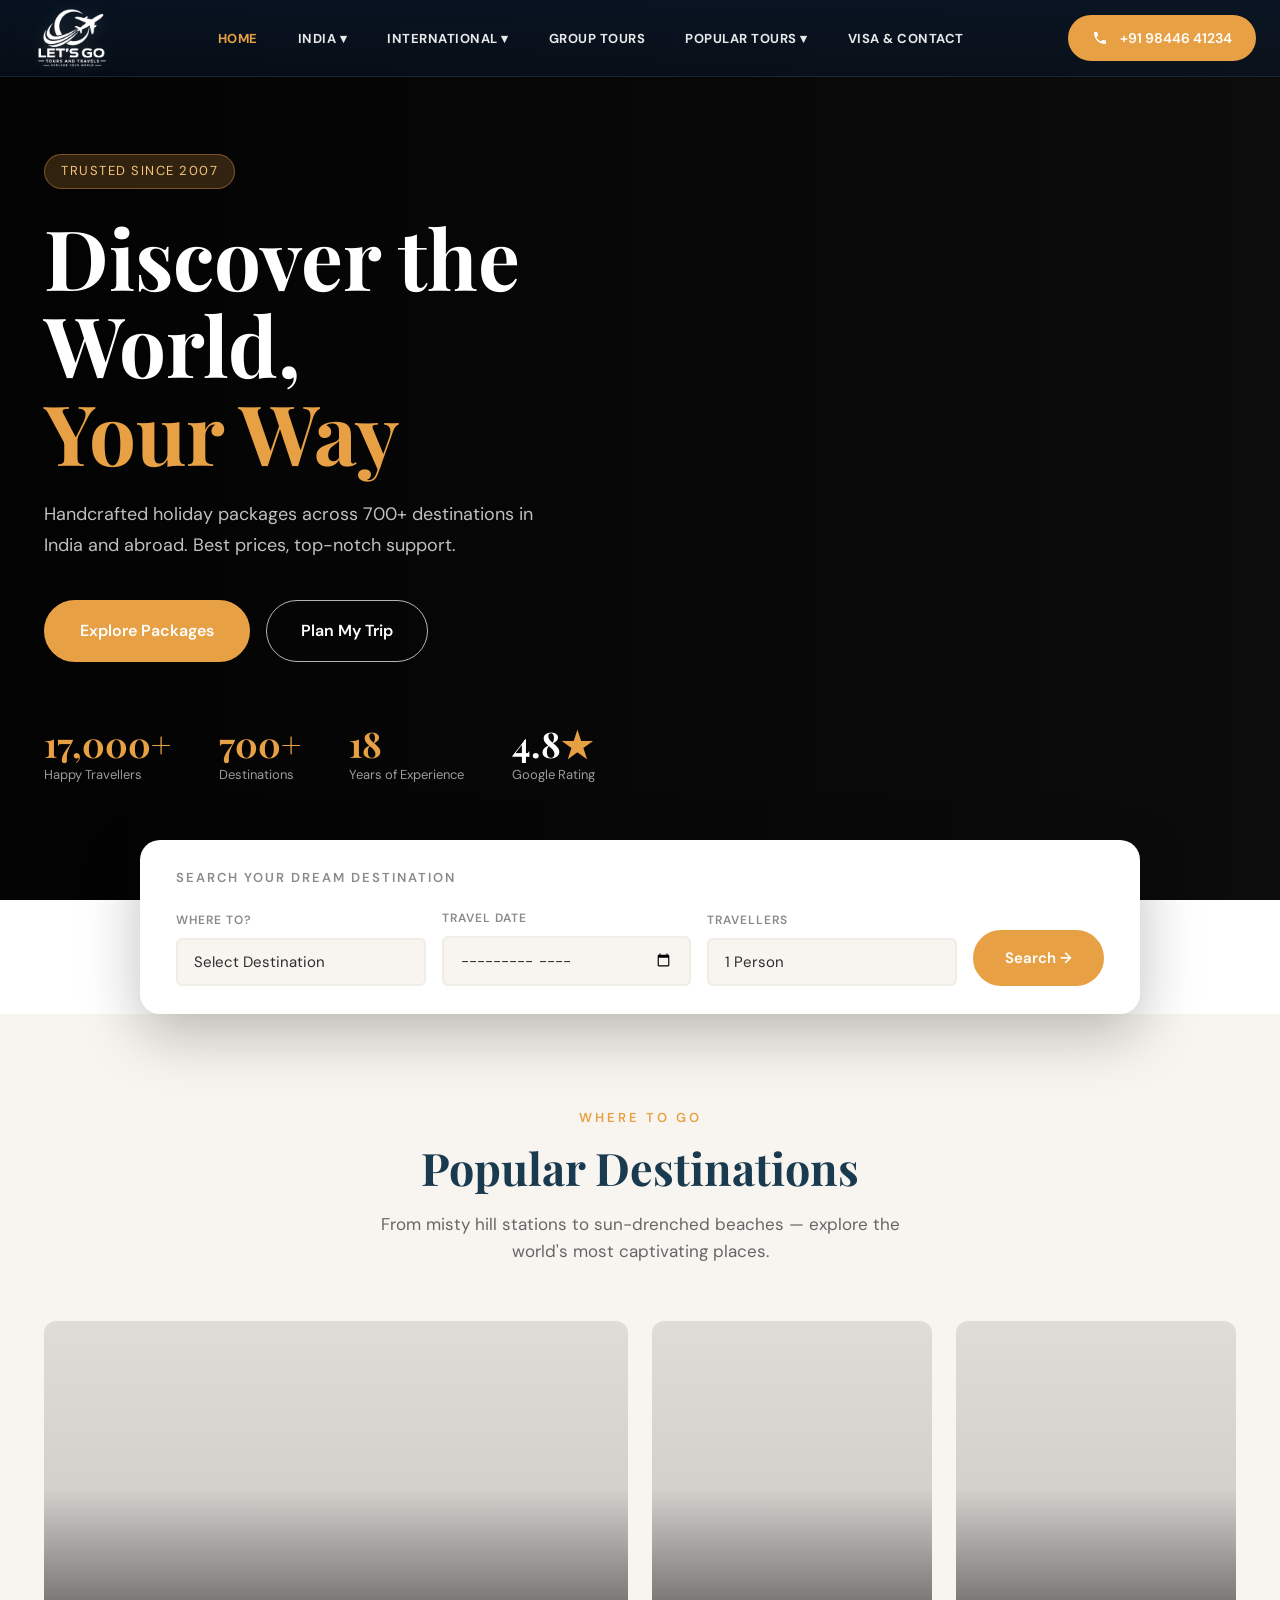
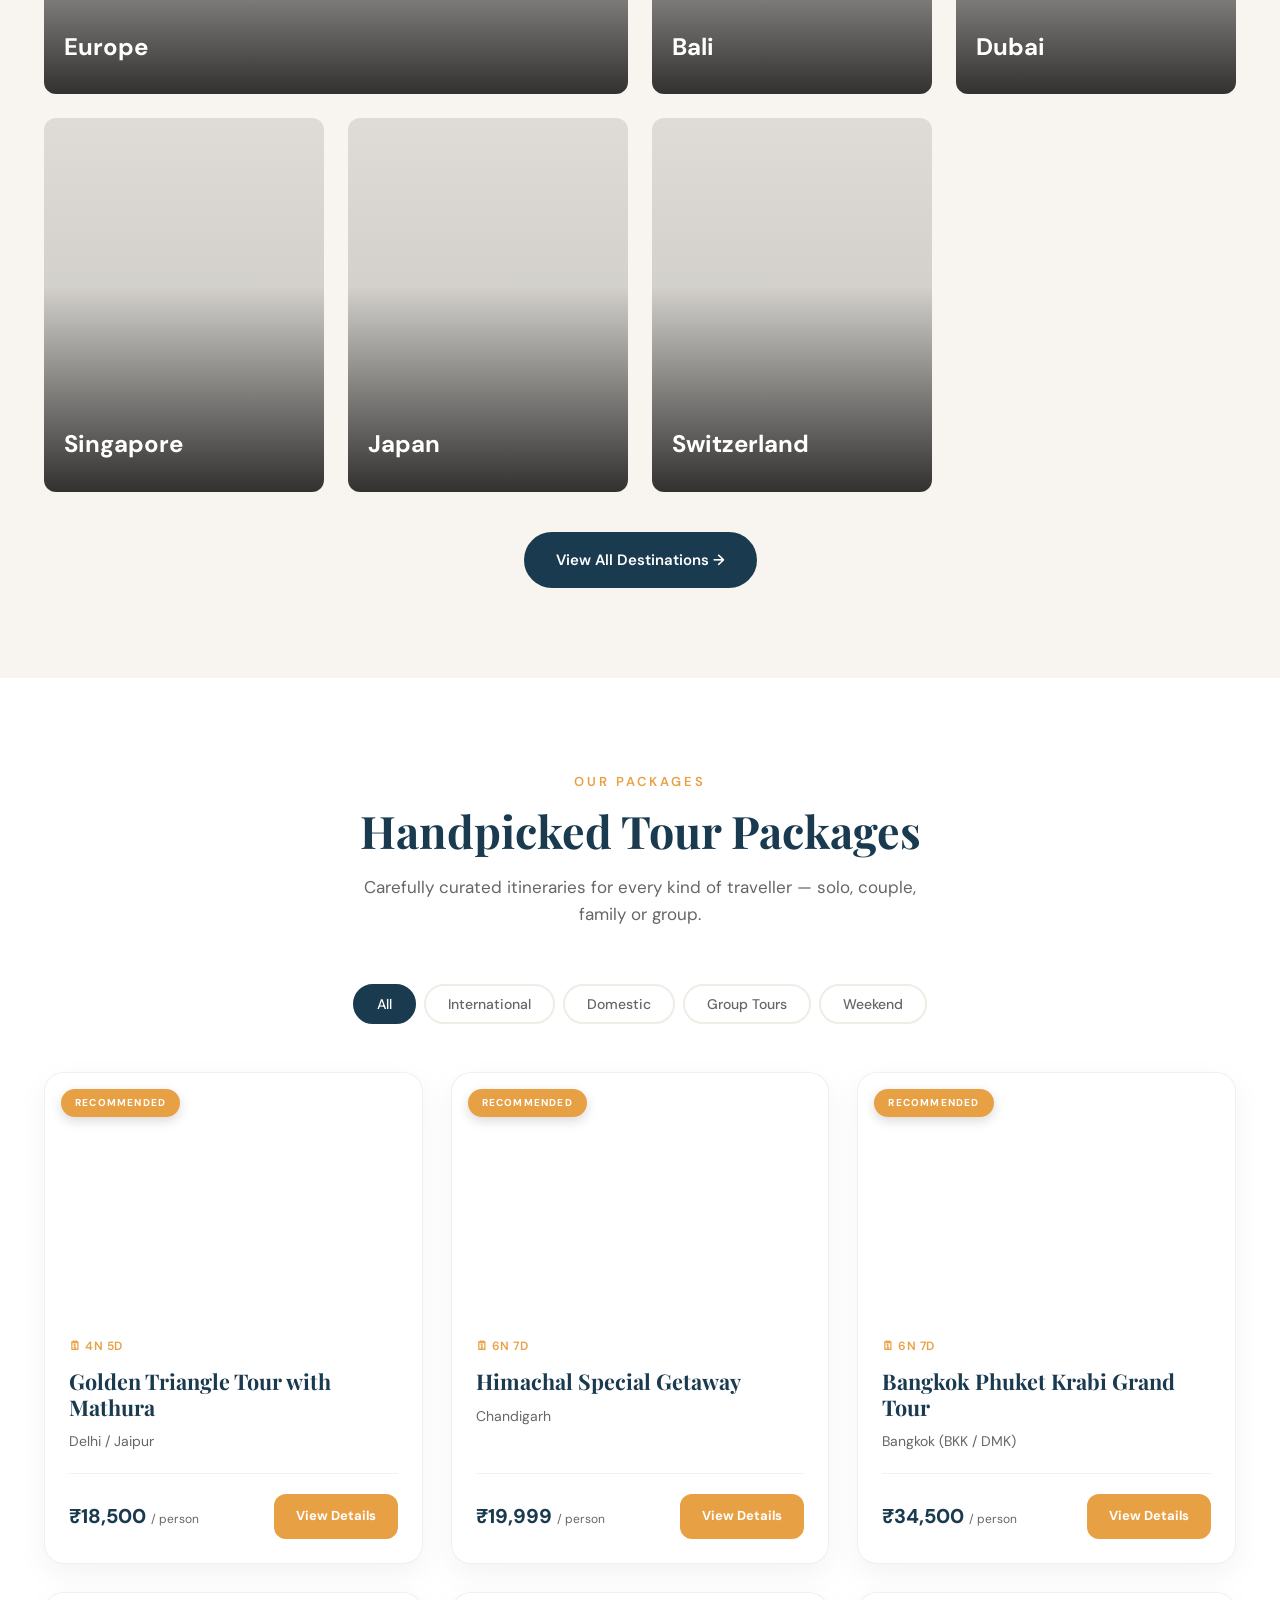
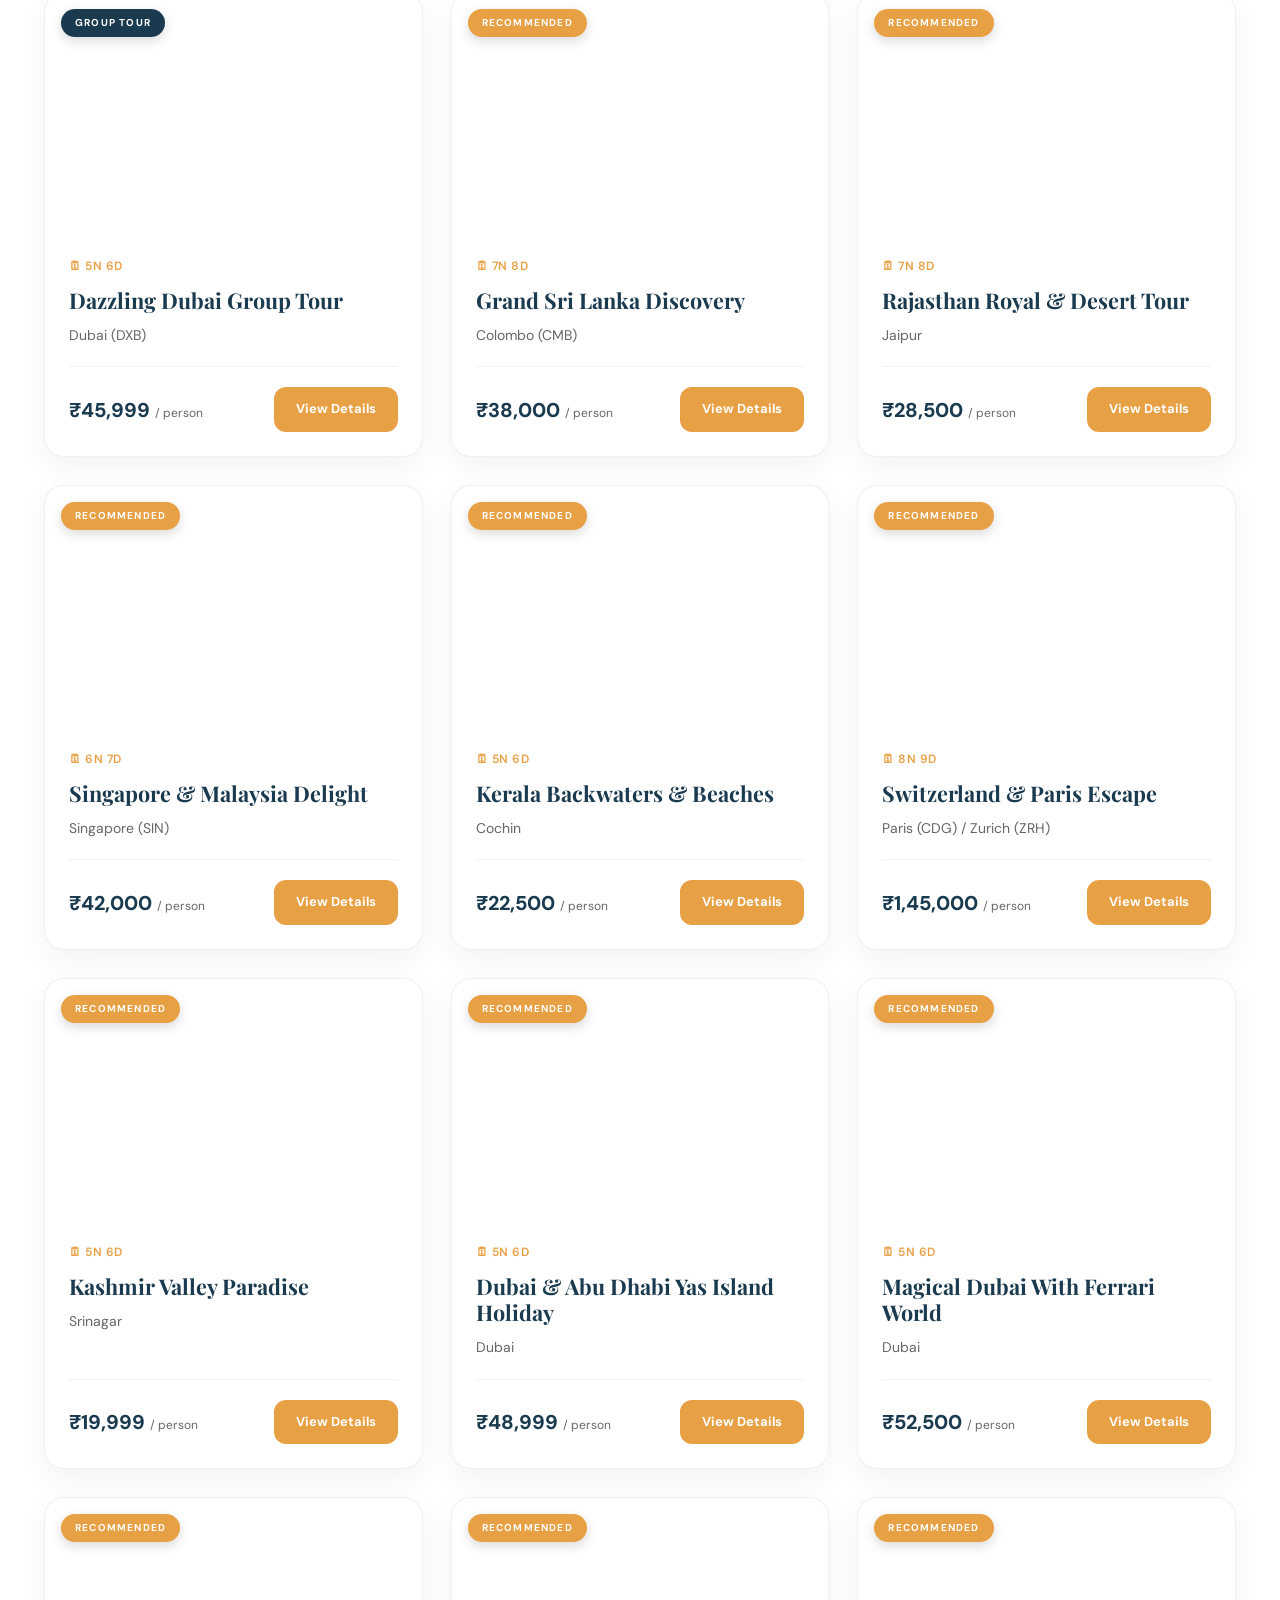
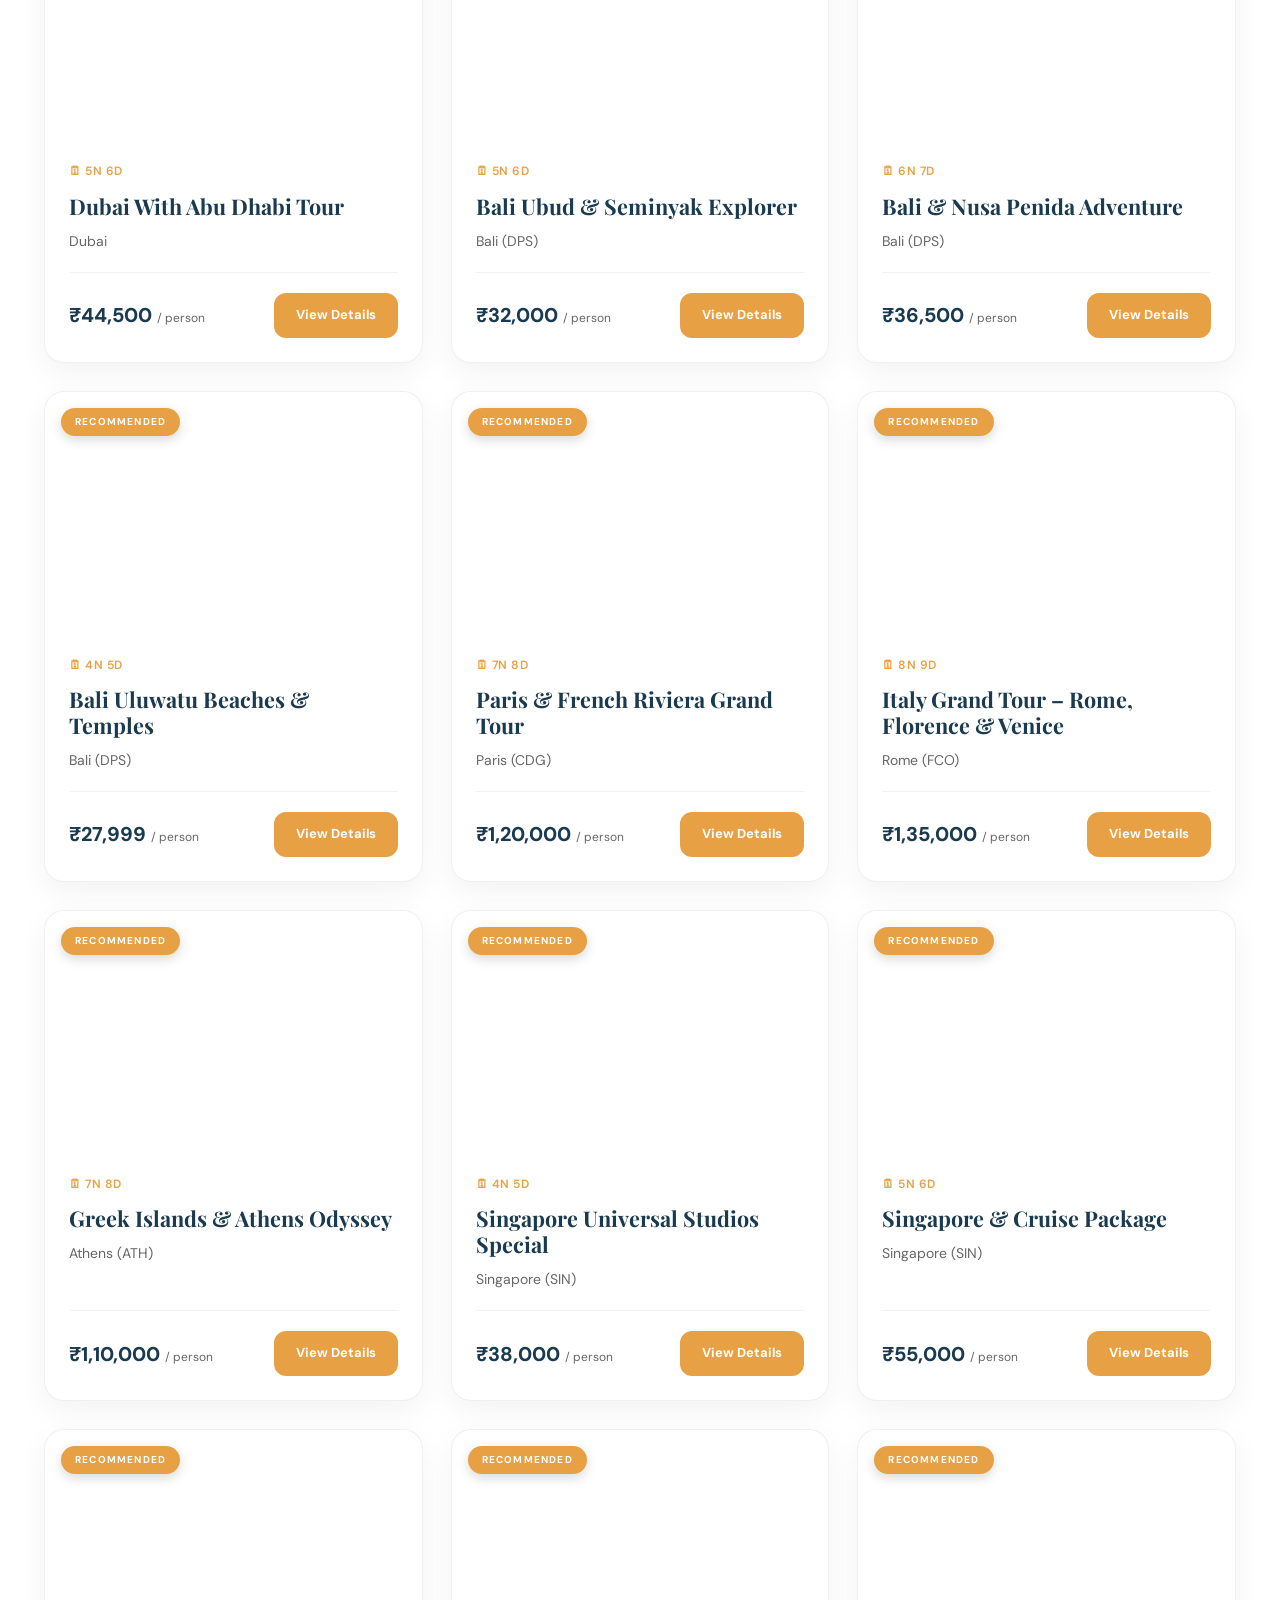
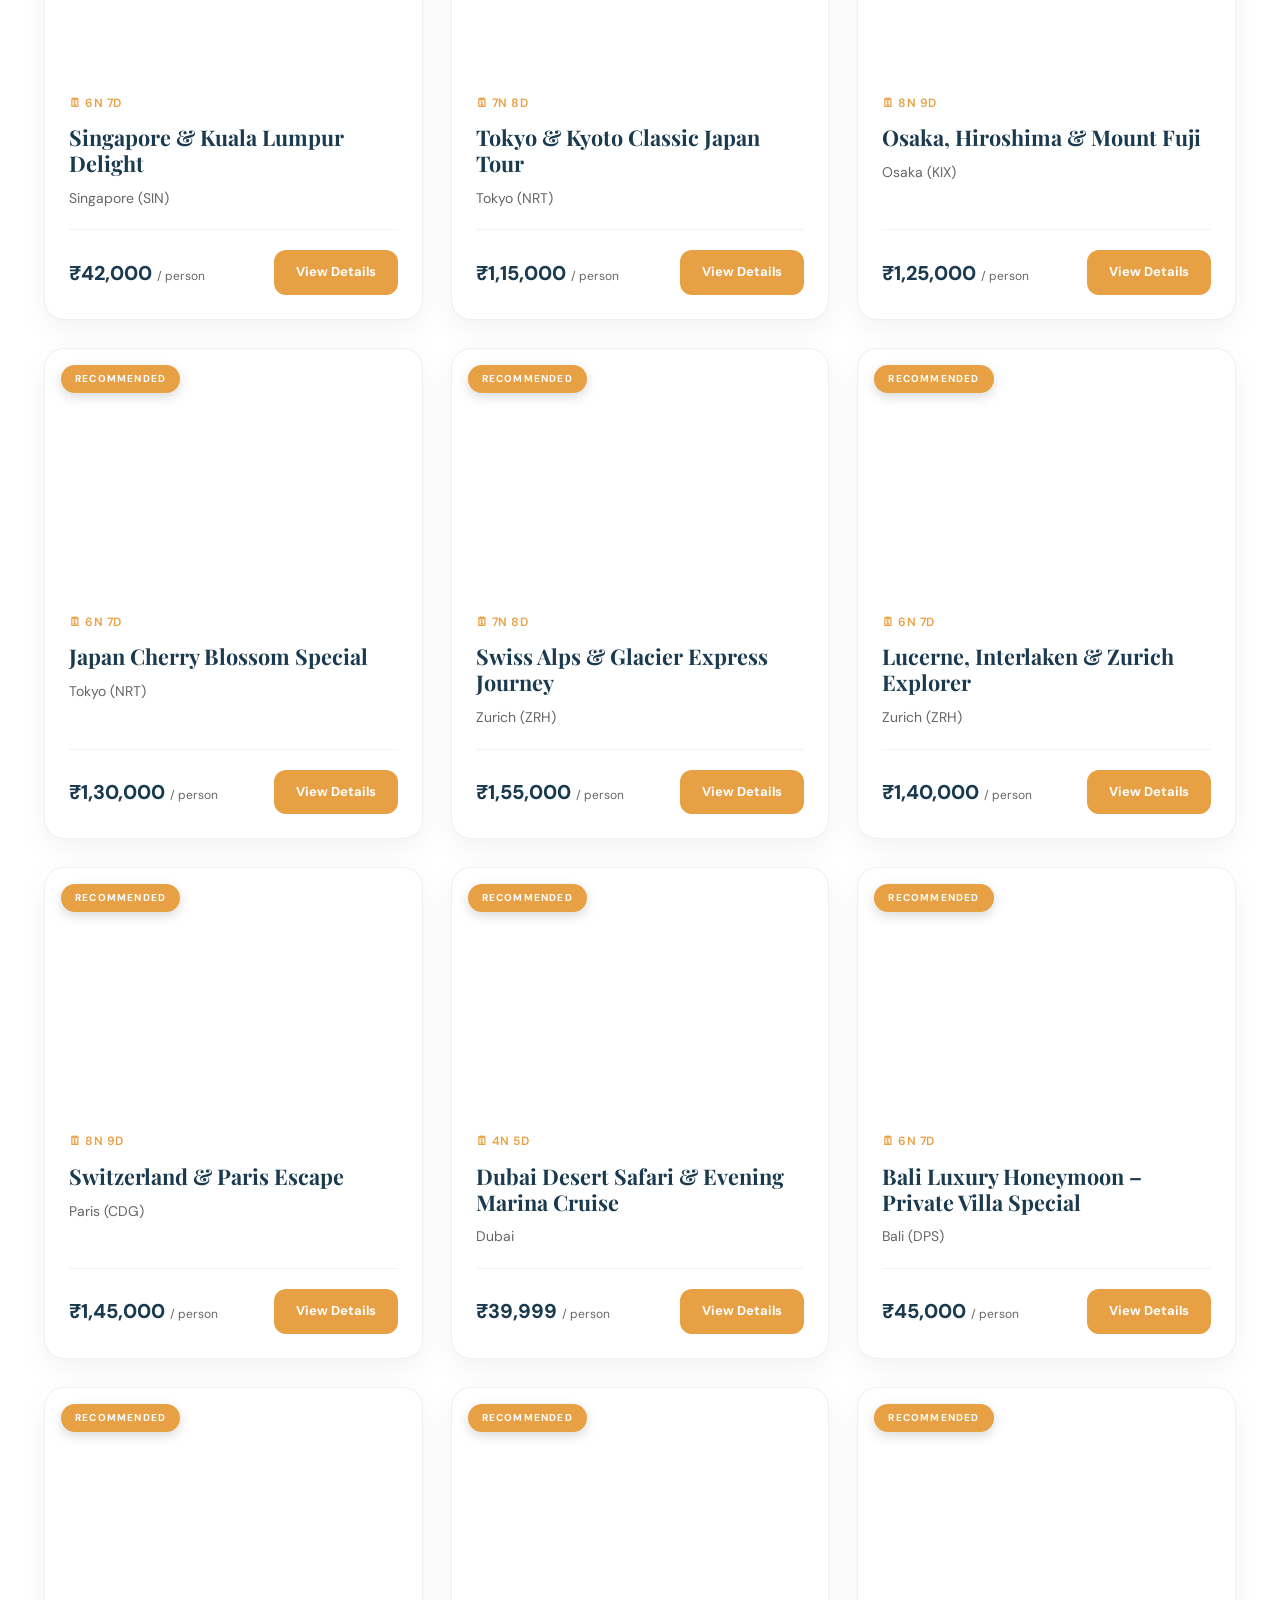
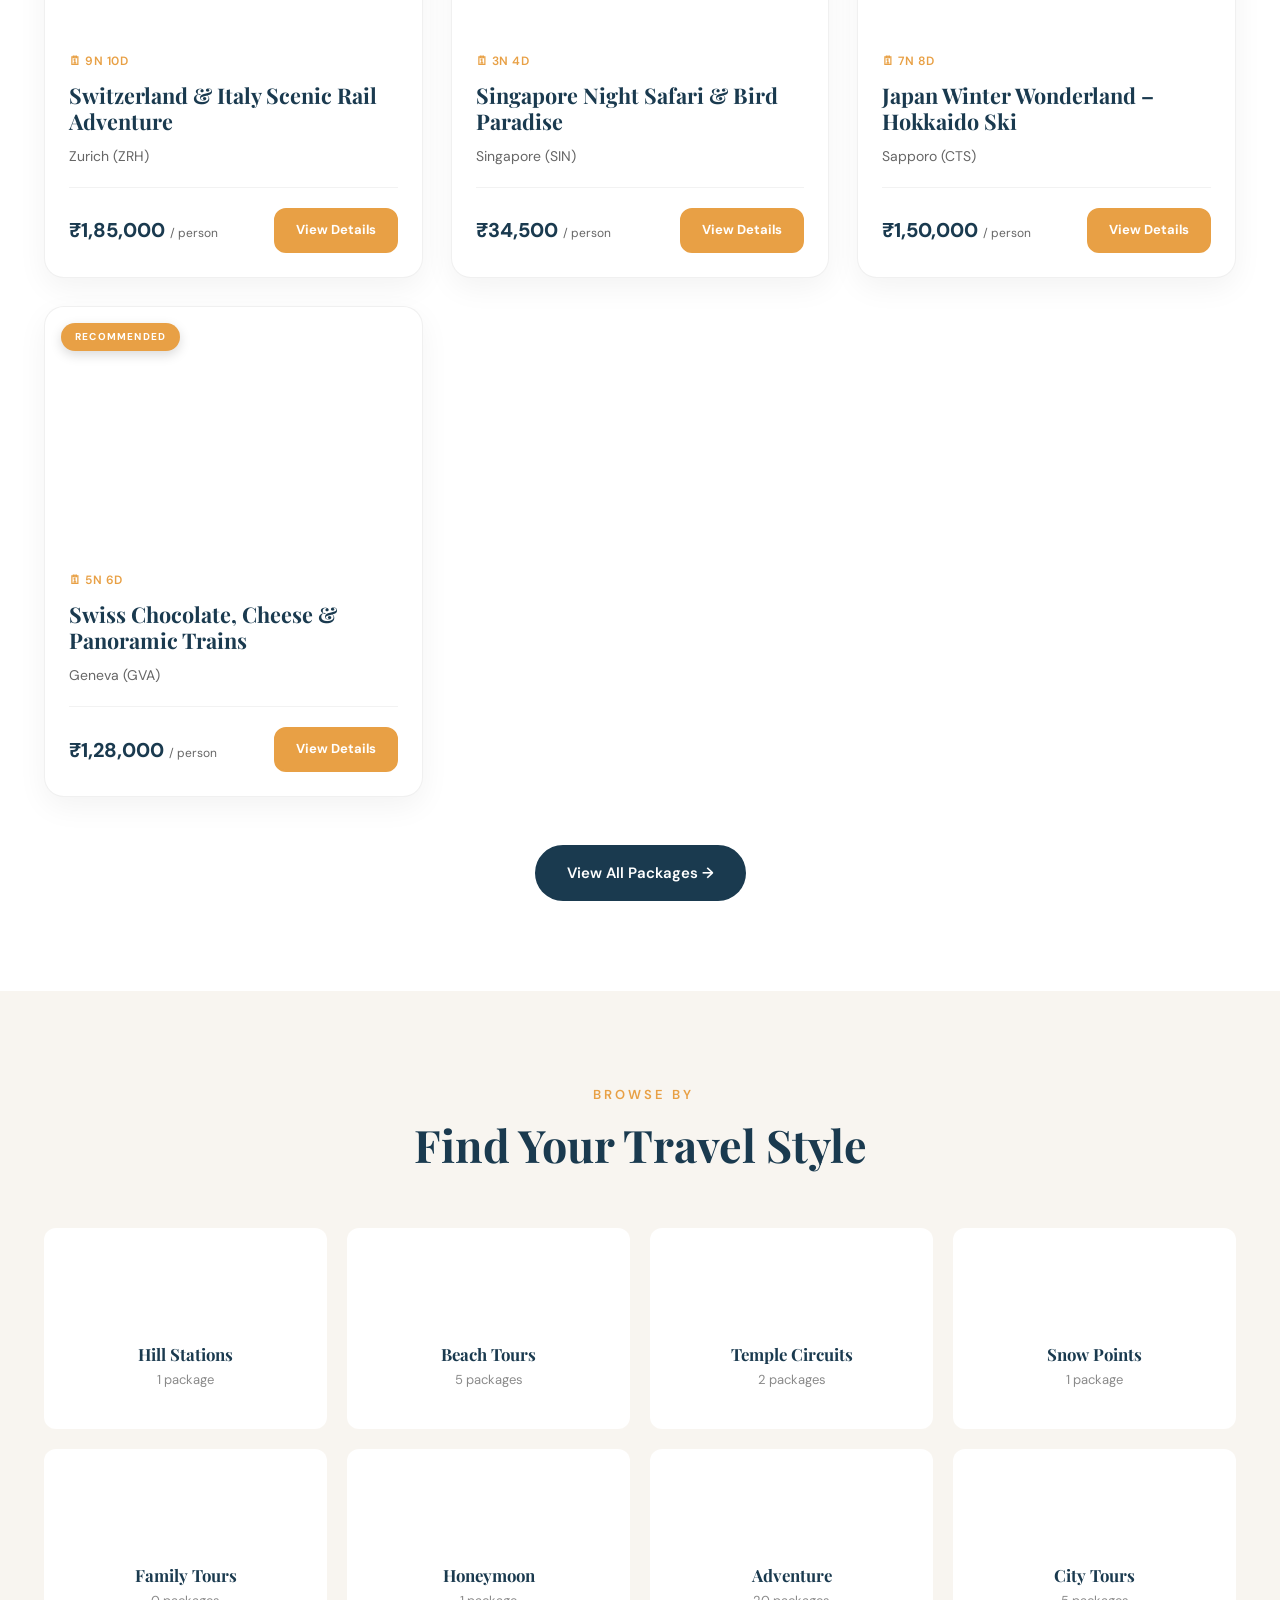
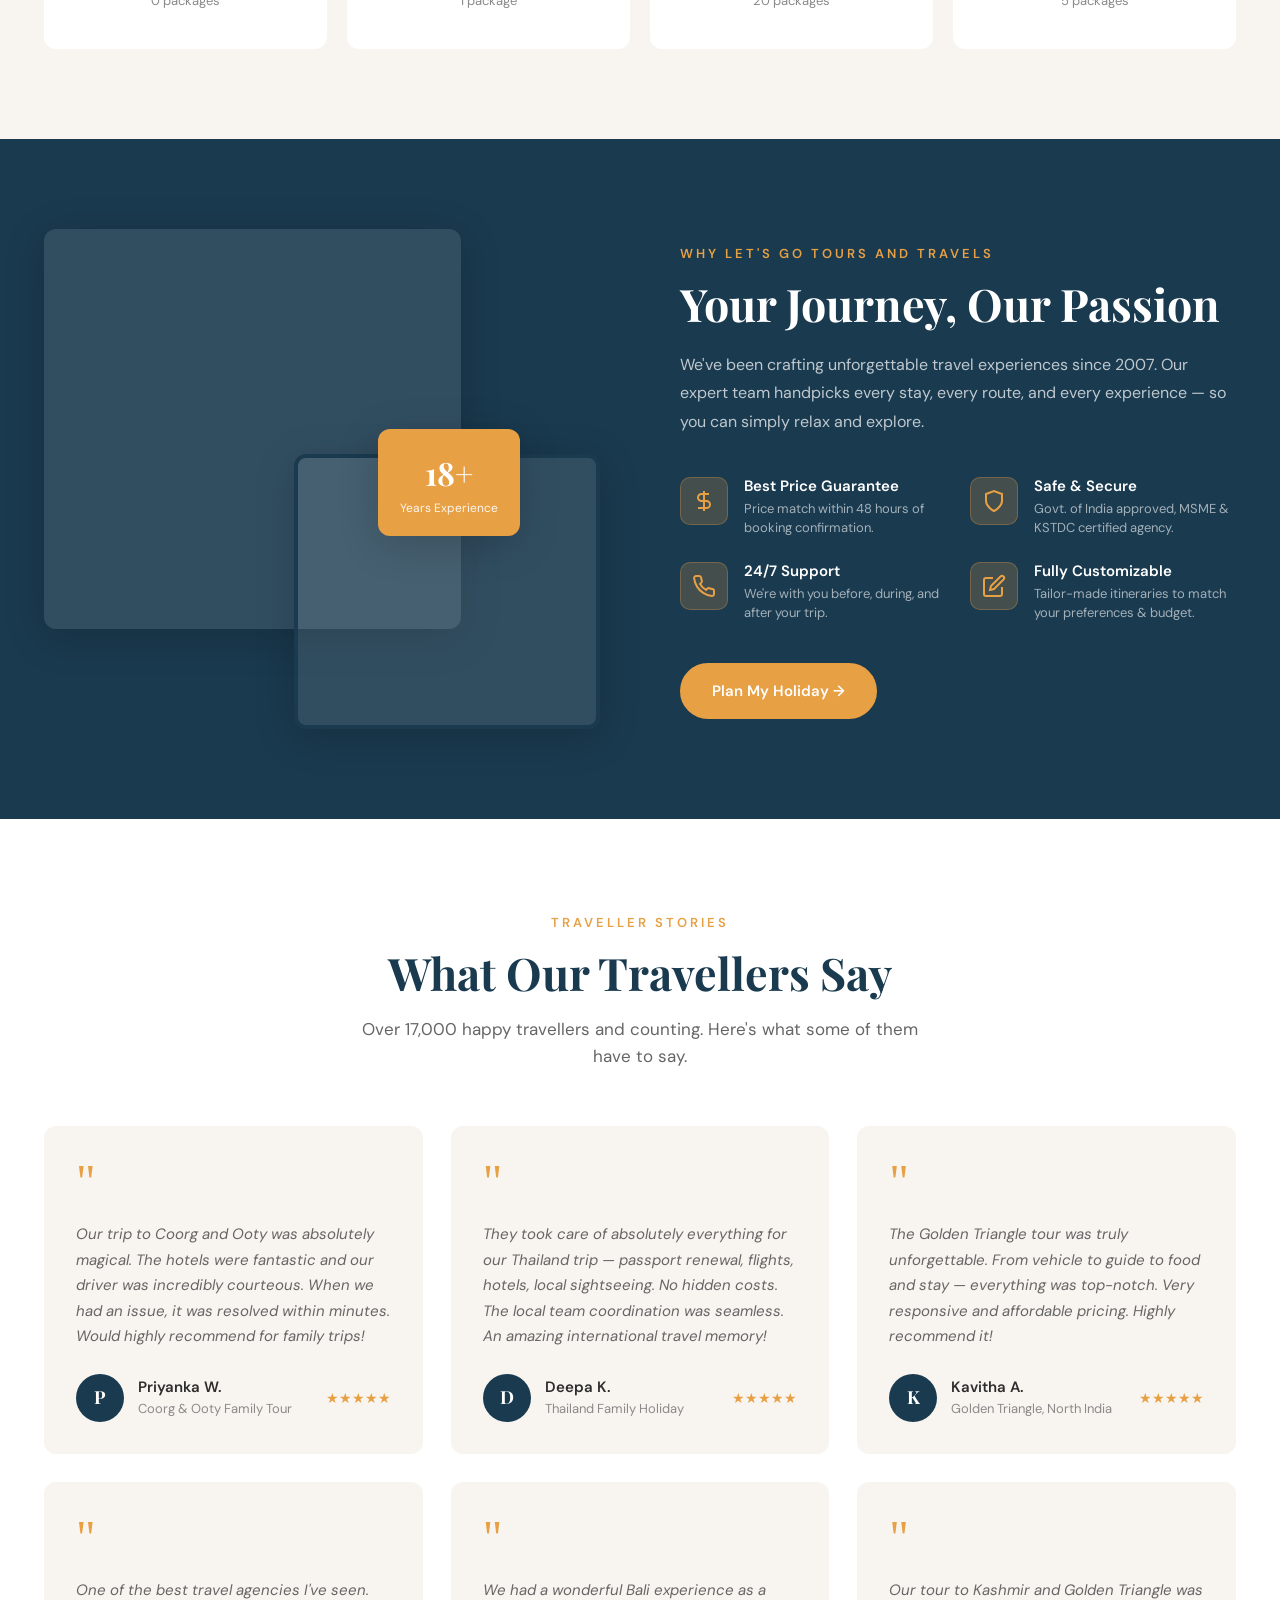
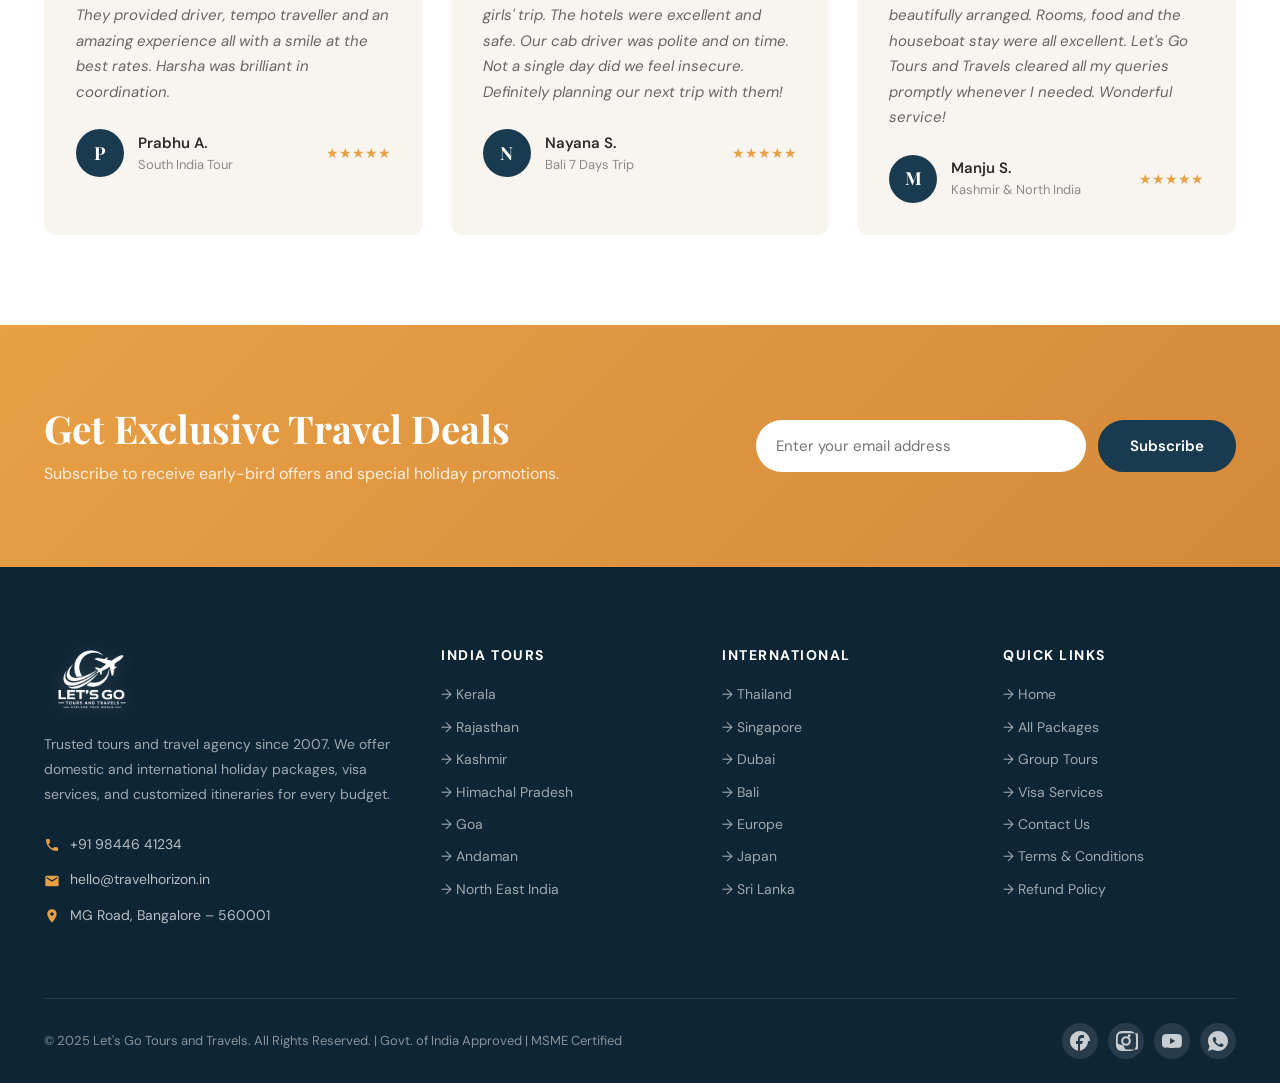
<file: index.html>
<!DOCTYPE html>
<html lang="en">

<head>
  <meta charset="UTF-8" />
  <meta name="viewport" content="width=device-width, initial-scale=1.0" />
  <title>Let's Go Tours and Travels – Tour Packages from Bangalore</title>
  <meta name="description"
    content="Let's Go Tours and Travels – Trusted tour & travel agency offering domestic and international holiday packages, visa services, and cab bookings since 2007." />

  <!-- Fonts -->
  <link rel="preconnect" href="https://fonts.googleapis.com" />
  <link rel="preconnect" href="https://fonts.gstatic.com" crossorigin />
  <link
    href="https://fonts.googleapis.com/css2?family=Playfair+Display:ital,wght@0,600;0,700;0,800;1,600&family=Lora:ital@0;1&family=DM+Sans:wght@300;400;500;600;700&display=swap"
    rel="stylesheet" />

  <link rel="stylesheet" href="css/style.css?v=2" />

  <style>
    /* Hero image backgrounds using CSS for inline use */
    .hero-bg {
      background-image: url('https://images.unsplash.com/photo-1476514525535-07fb3b4ae5f1?w=1600&q=80');
    }

    .dp-paris {
      background-image: url('https://images.unsplash.com/photo-1499856871958-5b9627545d1a?w=800&q=80');
      background-size: cover;
      background-position: center;
    }

    .dp-bali {
      background-image: url('https://images.unsplash.com/photo-1537996194471-e657df975ab4?w=800&q=80');
      background-size: cover;
      background-position: center;
    }

    .dp-dubai {
      background-image: url('https://images.unsplash.com/photo-1512453979798-5ea266f8880c?w=800&q=80');
      background-size: cover;
      background-position: center;
    }

    .dp-sg {
      background-image: url('https://images.unsplash.com/photo-1525625293386-3f8f99389edd?w=800&q=80');
      background-size: cover;
      background-position: center;
    }

    .dp-japan {
      background-image: url('https://images.unsplash.com/photo-1493976040374-85c8e12f0c0e?w=800&q=80');
      background-size: cover;
      background-position: center;
    }

    .dp-swiss {
      background-image: url('https://images.unsplash.com/photo-1530122037265-a5f1f91d3b99?w=800&q=80');
      background-size: cover;
      background-position: center;
    }
  </style>
</head>

<body>

  <!-- ============================
     NAVBAR
============================= -->
  <nav class="navbar" id="navbar">
    <div class="nav-inner">
      <a href="index.html" class="nav-logo">
        <img src="lets_go_logo.png?v=4" alt="Let's Go Tours and Travels Logo" class="nav-logo-img">
      </a>

      <ul class="nav-links">
        <li class="nav-item">
          <a href="index.html" class="nav-link">Home</a>
        </li>
        <li class="nav-item">
          <a href="javascript:void(0)" class="nav-link" style="cursor: default;">India ▾</a>
          <div class="mega-dropdown">
            <div class="mega-col">
              <div class="mega-title">South India</div>
              <a href="destination-tours.html?dest=karnataka">Karnataka</a>
              <a href="destination-tours.html?dest=tamilnadu">Tamil Nadu</a>
              <a href="destination-tours.html?dest=kerala">Kerala</a>
              <a href="destination-tours.html?dest=andaman">Andaman</a>
              <a href="destination-tours.html?dest=lakshadweep">Lakshadweep</a>
            </div>
            <div class="mega-col">
              <div class="mega-title">North India</div>
              <a href="destination-tours.html?dest=delhi">Delhi</a>
              <a href="destination-tours.html?dest=uttarpradesh">Uttar Pradesh</a>
              <a href="destination-tours.html?dest=himachal">Himachal Pradesh</a>
              <a href="destination-tours.html?dest=rajasthan">Rajasthan</a>
              <a href="destination-tours.html?dest=kashmir">Jammu Kashmir</a>
            </div>
            <div class="mega-col">
              <div class="mega-title">Other Regions</div>
              <a href="destination-tours.html?dest=northeast">North East India</a>
              <a href="destination-tours.html?dest=goa">West India (Goa)</a>
              <a href="destination-tours.html?dest=central">Central India</a>
            </div>
          </div>
        </li>
        <li class="nav-item">
          <a href="javascript:void(0)" class="nav-link" style="cursor: default;">International ▾</a>
          <div class="mega-dropdown">
            <div class="mega-col">
              <div class="mega-title">Asia & Far East</div>
              <a href="destination-tours.html?dest=srilanka">Sri Lanka</a>
              <a href="destination-tours.html?dest=maldives">Maldives</a>
              <a href="destination-tours.html?dest=thailand">Thailand</a>
              <a href="destination-tours.html?dest=singapore">Singapore</a>
              <a href="destination-tours.html?dest=bali">Bali / Indonesia</a>
            </div>
            <div class="mega-col">
              <div class="mega-title">Middle East</div>
              <a href="destination-tours.html?dest=dubai">Dubai / UAE</a>
              <a href="destination-tours.html?dest=egypt">Egypt</a>
              <a href="destination-tours.html?dest=turkey">Turkey</a>
              <a href="destination-tours.html?dest=uzbekistan">Uzbekistan</a>
            </div>
            <div class="mega-col">
              <div class="mega-title">Other</div>
              <a href="destination-tours.html?dest=europe">Europe</a>
              <a href="destination-tours.html?dest=switzerland">Switzerland</a>
              <a href="destination-tours.html?dest=usa">USA / America</a>
              <a href="destination-tours.html?dest=australia">Australia & NZ</a>
            </div>
          </div>
        </li>
        <li class="nav-item">
          <a href="tours.html?type=group" class="nav-link">Group Tours</a>
        </li>
        <li class="nav-item">
          <a href="javascript:void(0)" class="nav-link" style="cursor: default;">Popular Tours ▾</a>
          <div class="mega-dropdown">
            <div class="mega-col">
              <div class="mega-title">Hill Station</div>
              <a href="destination-tours.html?dest=coorg">Coorg</a>
              <a href="destination-tours.html?dest=ooty">Ooty</a>
              <a href="destination-tours.html?dest=munnar">Munnar</a>
              <a href="destination-tours.html?dest=mahabaleshwar">Mahabaleshwar</a>
            </div>
            <div class="mega-col">
              <div class="mega-title">Snow & Beach</div>
              <a href="destination-tours.html?dest=shimlamanali">Shimla & Manali</a>
              <a href="destination-tours.html?dest=kashmir">Kashmir</a>
              <a href="destination-tours.html?dest=goa">Goa</a>
              <a href="destination-tours.html?dest=pondicherry">Pondicherry</a>
            </div>
            <div class="mega-col">
              <div class="mega-title">Pilgrimage & Weekend</div>
              <a href="destination-tours.html?dest=shirdi">Shirdi</a>
              <a href="destination-tours.html?dest=vaishnodevi">Vaishno Devi</a>
              <a href="destination-tours.html?dest=chardham">Chardham Yatra</a>
              <a href="destination-tours.html?dest=bangalore">Around Bangalore</a>
            </div>
          </div>
        </li>
        <li class="nav-item">
          <a href="contact.html" class="nav-link">Visa & Contact</a>
        </li>
      </ul>

      <div class="nav-contact-group" style="display:flex; align-items:center; gap:12px;">
        
        <a href="contact.html" class="btn btn-primary nav-cta"><svg viewBox="0 0 24 24" width="16" height="16" fill="currentColor" style="vertical-align:middle; margin-right:4px;"><path d="M6.62 10.79c1.44 2.83 3.76 5.14 6.59 6.59l2.2-2.2c.27-.27.67-.36 1.02-.24 1.12.37 2.33.57 3.57.57.55 0 1 .45 1 1V20c0 .55-.45 1-1 1-9.39 0-17-7.61-17-17 0-.55.45-1 1-1h3.5c.55 0 1 .45 1 1 0 1.25.2 2.45.57 3.57.11.35.03.74-.25 1.02l-2.2 2.2z"/></svg> +91 98446 41234</a>
      </div>

      <div class="nav-hamburger" id="hamburger">
        <span></span><span></span><span></span>
      </div>
    </div>
  </nav>

  <!-- Mobile Nav -->
  <div class="mobile-nav" id="mobileNav">
    <button id="mobileClose"
      style="position:absolute;top:28px;right:28px;background:none;border:none;color:white;font-size:2rem;cursor:pointer;">✕</button>
    <div class="mobile-nav-links">
      <a href="index.html">Home</a>
      <a href="tours.html">India Tours</a>
      <a href="tours.html">International Tours</a>
      <a href="tours.html">Group Tours</a>
      <a href="tours.html">Popular Packages</a>
      <a href="contact.html">Visa Services</a>
      <a href="contact.html">Contact Us</a>
    </div>
  </div>

  <!-- ============================
     HERO
============================= -->
  <section class="hero">
    <div class="hero-bg"></div>
    <div class="hero-overlay"></div>

    <div class="hero-content">
      <div class="hero-badge"> Trusted Since 2007</div>
      <h1 class="hero-title">
        Discover the World,<br>
        <span class="highlight">Your Way</span>
      </h1>
      <p class="hero-sub">Handcrafted holiday packages across 700+ destinations in India and abroad. Best prices,
        top-notch support.</p>

      <div class="hero-buttons">
        <a href="tours.html" class="btn btn-primary" style="font-size:16px; padding:16px 34px;">Explore Packages</a>
        <a href="contact.html" class="btn btn-outline" style="font-size:16px; padding:16px 34px;">Plan My Trip</a>
      </div>

      <div class="hero-stats">
        <div class="stat-item">
          <div class="stat-num"><span class="count-up" data-target="17000">0</span><span>+</span></div>
          <div class="stat-label">Happy Travellers</div>
        </div>
        <div class="stat-item">
          <div class="stat-num"><span class="count-up" data-target="700">0</span><span>+</span></div>
          <div class="stat-label">Destinations</div>
        </div>
        <div class="stat-item">
          <div class="stat-num"><span class="count-up" data-target="18">0</span><span></span></div>
          <div class="stat-label">Years of Experience</div>
        </div>
        <div class="stat-item">
          <div class="stat-num">4.8<span>★</span></div>
          <div class="stat-label">Google Rating</div>
        </div>
      </div>
    </div>
  </section>

  <!-- Search Bar -->
  <div class="container" style="position:relative;z-index:10;">
    <div class="search-bar fade-up">
      <div class="search-bar-title"> Search Your Dream Destination</div>
      <div class="search-fields">
        <div class="search-field">
          <label>Where to?</label>
          <select>
            <option value="">Select Destination</option>
            <optgroup label="India">
              <option>Kerala</option>
              <option>Rajasthan</option>
              <option>Kashmir</option>
              <option>Himachal Pradesh</option>
              <option>Goa</option>
              <option>Andaman</option>
            </optgroup>
            <optgroup label="International">
              <option>Thailand</option>
              <option>Singapore</option>
              <option>Dubai</option>
              <option>Bali</option>
              <option>Europe</option>
              <option>Japan</option>
            </optgroup>
          </select>
        </div>
        <div class="search-field">
          <label>Travel Date</label>
          <input type="month" />
        </div>
        <div class="search-field">
          <label>Travellers</label>
          <select>
            <option>1 Person</option>
            <option>2 Persons (Couple)</option>
            <option>3-5 Persons (Family)</option>
            <option>6-10 Persons (Group)</option>
            <option>10+ Persons (Large Group)</option>
          </select>
        </div>
        <a href="tours.html" class="btn btn-primary">Search →</a>
      </div>
    </div>
  </div>

  <!-- ============================
     POPULAR DESTINATIONS
============================= -->
  <section class="destinations section-pad" id="destinations">
    <div class="container">
      <div class="section-header fade-up">
        <span class="section-label"> Where To Go</span>
        <h2 class="section-title">Popular Destinations</h2>
        <p class="section-sub">From misty hill stations to sun-drenched beaches — explore the world's most captivating
          places.</p>
      </div>

      <div class="dest-grid">
        <!-- Europe — Big card -->
        <a class="dest-card fade-up" href="destination-tours.html?dest=europe">
          <div class="dest-placeholder dp-paris"></div>
          <div class="dest-overlay"></div>

          <div class="dest-label">
            <div class="dest-name">Europe</div>
          </div>
          <div class="dest-info">
            <div class="dest-name">Europe</div>
            <div class="dest-tagline">Romance, history, art, culture, and timeless beauty.</div>
            <span class="dest-view-btn">View All Tours</span>
          </div>
        </a>

        <!-- Bali -->
        <a class="dest-card fade-up fade-up-delay-1" href="destination-tours.html?dest=bali">
          <div class="dest-placeholder dp-bali"></div>
          <div class="dest-overlay"></div>

          <div class="dest-label">
            <div class="dest-name">Bali</div>
          </div>
          <div class="dest-info">
            <div class="dest-name">Bali</div>
            <div class="dest-tagline">Tropical temples, rice terraces, and serene beaches.</div>
            <span class="dest-view-btn">View All Tours</span>
          </div>
        </a>

        <!-- Dubai -->
        <a class="dest-card fade-up fade-up-delay-2" href="destination-tours.html?dest=dubai">
          <div class="dest-placeholder dp-dubai"></div>
          <div class="dest-overlay"></div>

          <div class="dest-label">
            <div class="dest-name">Dubai</div>
          </div>
          <div class="dest-info">
            <div class="dest-name">Dubai</div>
            <div class="dest-tagline">Futuristic skylines, desert adventures, and opulent luxury.</div>
            <span class="dest-view-btn">View All Tours</span>
          </div>
        </a>

        <!-- Singapore -->
        <a class="dest-card fade-up fade-up-delay-1" href="destination-tours.html?dest=singapore">
          <div class="dest-placeholder dp-sg"></div>
          <div class="dest-overlay"></div>

          <div class="dest-label">
            <div class="dest-name">Singapore</div>
          </div>
          <div class="dest-info">
            <div class="dest-name">Singapore</div>
            <div class="dest-tagline">Iconic skylines, Gardens by the Bay, and vibrant culture.</div>
            <span class="dest-view-btn">View All Tours</span>
          </div>
        </a>

        <!-- Japan -->
        <a class="dest-card fade-up fade-up-delay-2" href="destination-tours.html?dest=japan">
          <div class="dest-placeholder dp-japan"></div>
          <div class="dest-overlay"></div>

          <div class="dest-label">
            <div class="dest-name">Japan</div>
          </div>
          <div class="dest-info">
            <div class="dest-name">Japan</div>
            <div class="dest-tagline">Cherry blossoms, ancient shrines, and modern marvels.</div>
            <span class="dest-view-btn">View All Tours</span>
          </div>
        </a>

        <!-- Switzerland -->
        <a class="dest-card fade-up fade-up-delay-3" href="destination-tours.html?dest=switzerland">
          <div class="dest-placeholder dp-swiss"></div>
          <div class="dest-overlay"></div>

          <div class="dest-label">
            <div class="dest-name">Switzerland</div>
          </div>
          <div class="dest-info">
            <div class="dest-name">Switzerland</div>
            <div class="dest-tagline">Snow-capped Alps, pristine lakes, and charming old towns.</div>
            <span class="dest-view-btn">View All Tours</span>
          </div>
        </a>
      </div>

      <div style="text-align:center;margin-top:40px;" class="fade-up">
        <a href="tours.html" class="btn btn-dark">View All Destinations →</a>
      </div>
    </div>
  </section>

  <!-- ============================
     TOUR PACKAGES
============================= -->
  <section class="packages section-pad" id="packages">
    <div class="container">
      <div class="section-header fade-up">
        <span class="section-label"> Our Packages</span>
        <h2 class="section-title">Handpicked Tour Packages</h2>
        <p class="section-sub">Carefully curated itineraries for every kind of traveller — solo, couple, family or
          group.</p>
      </div>

      <div class="pkg-tabs">
        <button class="pkg-tab active" data-cat="all">All</button>
        <button class="pkg-tab" data-cat="international">International</button>
        <button class="pkg-tab" data-cat="domestic">Domestic</button>
        <button class="pkg-tab" data-cat="group">Group Tours</button>
        <button class="pkg-tab" data-cat="weekend">Weekend</button>
      </div>

      <div class="pkg-grid" id="dynamic-pkg-grid">
        <!-- Packages will be dynamically rendered here by js/main.js -->

      </div>

      <div style="text-align:center;margin-top:48px;" class="fade-up">
        <a href="tours.html" class="btn btn-dark">View All Packages →</a>
      </div>
    </div>
  </section>

  <!-- ============================
     BROWSE BY CATEGORY
============================= -->
  <section class="categories section-pad">
    <div class="container">
      <div class="section-header fade-up">
        <span class="section-label">️ Browse By</span>
        <h2 class="section-title">Find Your Travel Style</h2>
      </div>

      <div class="cat-grid">
        <a href="tours.html?style=Hill Stations" class="cat-card fade-up">
          <div class="cat-icon"
            style="width: 64px; height: 64px; border-radius: 50%; background-image: url('https://images.unsplash.com/photo-1519681393784-d120267933ba?w=400&q=80'); background-size: cover; background-position: center; margin: 0 auto 14px;">
          </div>
          <h3 class="cat-name">Hill Stations</h3>
          <p class="cat-count">28 packages</p>
        </a>
        <a href="tours.html?style=Beach Tours" class="cat-card fade-up fade-up-delay-1">
          <div class="cat-icon"
            style="width: 64px; height: 64px; border-radius: 50%; background-image: url('https://images.unsplash.com/photo-1507525428034-b723cf961d3e?w=400&q=80'); background-size: cover; background-position: center; margin: 0 auto 14px;">
          </div>
          <h3 class="cat-name">Beach Tours</h3>
          <p class="cat-count">22 packages</p>
        </a>
        <a href="tours.html?style=Temple Circuits" class="cat-card fade-up fade-up-delay-2">
          <div class="cat-icon"
            style="width: 64px; height: 64px; border-radius: 50%; background-image: url('https://images.unsplash.com/photo-1548013146-72479768bada?w=400&q=80'); background-size: cover; background-position: center; margin: 0 auto 14px;">
          </div>
          <h3 class="cat-name">Temple Circuits</h3>
          <p class="cat-count">19 packages</p>
        </a>
        <a href="tours.html?style=Snow Points" class="cat-card fade-up fade-up-delay-3">
          <div class="cat-icon"
            style="width: 64px; height: 64px; border-radius: 50%; background-image: url('https://images.unsplash.com/photo-1518775053278-5a569f0be353?w=400&q=80'); background-size: cover; background-position: center; margin: 0 auto 14px;">
          </div>
          <h3 class="cat-name">Snow Points</h3>
          <p class="cat-count">14 packages</p>
        </a>
        <a href="tours.html?style=Family Tours" class="cat-card fade-up">
          <div class="cat-icon"
            style="width: 64px; height: 64px; border-radius: 50%; background-image: url('https://images.unsplash.com/photo-1511895426328-dc8714191300?w=400&q=80'); background-size: cover; background-position: center; margin: 0 auto 14px;">
          </div>
          <h3 class="cat-name">Family Tours</h3>
          <p class="cat-count">31 packages</p>
        </a>
        <a href="tours.html?style=Honeymoon" class="cat-card fade-up fade-up-delay-1">
          <div class="cat-icon"
            style="width: 64px; height: 64px; border-radius: 50%; background-image: url('https://images.unsplash.com/photo-1516589178581-6cd7833ae3b2?w=400&q=80'); background-size: cover; background-position: center; margin: 0 auto 14px;">
          </div>
          <h3 class="cat-name">Honeymoon</h3>
          <p class="cat-count">18 packages</p>
        </a>
        <a href="tours.html?style=Adventure" class="cat-card fade-up fade-up-delay-2">
          <div class="cat-icon"
            style="width: 64px; height: 64px; border-radius: 50%; background-image: url('https://images.unsplash.com/photo-1501555088652-021faa106b9b?w=400&q=80'); background-size: cover; background-position: center; margin: 0 auto 14px;">
          </div>
          <h3 class="cat-name">Adventure</h3>
          <p class="cat-count">16 packages</p>
        </a>
        <a href="tours.html?style=City Tours" class="cat-card fade-up fade-up-delay-3">
          <div class="cat-icon"
            style="width: 64px; height: 64px; border-radius: 50%; background-image: url('https://images.unsplash.com/photo-1449844908441-8829872d2607?w=400&q=80'); background-size: cover; background-position: center; margin: 0 auto 14px;">
          </div>
          <h3 class="cat-name">City Tours</h3>
          <p class="cat-count">24 packages</p>
        </a>
      </div>
    </div>
  </section>

  <!-- ============================
     WHY CHOOSE US
============================= -->
  <section class="why-us section-pad">
    <div class="container">
      <div class="why-inner">
        <div class="why-visual fade-up">
          <div class="why-img-main"
            style="background-image: url('https://images.unsplash.com/photo-1469854523086-cc02fe5d8800?w=800&q=80'); background-size: cover; background-position: center;">
          </div>
          <div class="why-img-secondary"
            style="background-image: url('https://images.unsplash.com/photo-1528605248644-14dd04022da1?w=800&q=80'); background-size: cover; background-position: center;">
          </div>
          <div class="why-float-card">
            <div class="why-float-num">18+</div>
            <div class="why-float-label">Years Experience</div>
          </div>
        </div>

        <div class="why-content">
          <span class="section-label"> Why Let's Go Tours and Travels</span>
          <h2 class="why-title">Your Journey, Our Passion</h2>
          <p class="why-desc">We've been crafting unforgettable travel experiences since 2007. Our expert team handpicks
            every stay, every route, and every experience — so you can simply relax and explore.</p>

          <div class="features-grid">
            <div class="feature-item fade-up">
              <div class="feature-icon"><svg fill="none" stroke="currentColor" stroke-width="2" viewBox="0 0 24 24"
                  style="width:24px;height:24px;color:var(--accent);">
                  <path d="M12 2v20M17 5H9.5a3.5 3.5 0 0 0 0 7h5a3.5 3.5 0 0 1 0 7H6"></path>
                </svg></div>
              <div class="feature-text">
                <h4>Best Price Guarantee</h4>
                <p>Price match within 48 hours of booking confirmation.</p>
              </div>
            </div>
            <div class="feature-item fade-up fade-up-delay-1">
              <div class="feature-icon"><svg fill="none" stroke="currentColor" stroke-width="2" viewBox="0 0 24 24"
                  style="width:24px;height:24px;color:var(--accent);">
                  <path d="M12 22s8-4 8-10V5l-8-3-8 3v7c0 6 8 10 8 10z"></path>
                </svg></div>
              <div class="feature-text">
                <h4>Safe & Secure</h4>
                <p>Govt. of India approved, MSME & KSTDC certified agency.</p>
              </div>
            </div>
            <div class="feature-item fade-up fade-up-delay-2">
              <div class="feature-icon"><svg fill="none" stroke="currentColor" stroke-width="2" viewBox="0 0 24 24"
                  style="width:24px;height:24px;color:var(--accent);">
                  <path
                    d="M22 16.92v3a2 2 0 0 1-2.18 2 19.79 19.79 0 0 1-8.63-3.07 19.5 19.5 0 0 1-6-6 19.79 19.79 0 0 1-3.07-8.67A2 2 0 0 1 4.11 2h3a2 2 0 0 1 2 1.72 12.84 12.84 0 0 0 .7 2.81 2 2 0 0 1-.45 2.11L8.09 9.91a16 16 0 0 0 6 6l1.27-1.27a2 2 0 0 1 2.11-.45 12.84 12.84 0 0 0 2.81.7A2 2 0 0 1 22 16.92z">
                  </path>
                </svg></div>
              <div class="feature-text">
                <h4>24/7 Support</h4>
                <p>We're with you before, during, and after your trip.</p>
              </div>
            </div>
            <div class="feature-item fade-up fade-up-delay-3">
              <div class="feature-icon"><svg fill="none" stroke="currentColor" stroke-width="2" viewBox="0 0 24 24"
                  style="width:24px;height:24px;color:var(--accent);">
                  <path d="M11 4H4a2 2 0 0 0-2 2v14a2 2 0 0 0 2 2h14a2 2 0 0 0 2-2v-7"></path>
                  <path d="M18.5 2.5a2.121 2.121 0 0 1 3 3L12 15l-4 1 1-4 9.5-9.5z"></path>
                </svg></div>
              <div class="feature-text">
                <h4>Fully Customizable</h4>
                <p>Tailor-made itineraries to match your preferences & budget.</p>
              </div>
            </div>
          </div>

          <a href="contact.html" class="btn btn-primary fade-up">Plan My Holiday →</a>
        </div>
      </div>
    </div>
  </section>

  <!-- ============================
     TESTIMONIALS
============================= -->
  <section class="testimonials section-pad">
    <div class="container">
      <div class="section-header fade-up">
        <span class="section-label"> Traveller Stories</span>
        <h2 class="section-title">What Our Travellers Say</h2>
        <p class="section-sub">Over 17,000 happy travellers and counting. Here's what some of them have to say.</p>
      </div>

      <div class="testimonial-grid">
        <div class="testi-card fade-up">
          <div class="testi-quote">"</div>
          <p class="testi-text">Our trip to Coorg and Ooty was absolutely magical. The hotels were fantastic and our
            driver was incredibly courteous. When we had an issue, it was resolved within minutes. Would highly
            recommend for family trips!</p>
          <div class="testi-footer">
            <div class="testi-avatar">P</div>
            <div>
              <div class="testi-name">Priyanka W.</div>
              <div class="testi-trip">Coorg & Ooty Family Tour</div>
            </div>
            <div class="testi-stars">★★★★★</div>
          </div>
        </div>

        <div class="testi-card fade-up fade-up-delay-1">
          <div class="testi-quote">"</div>
          <p class="testi-text">They took care of absolutely everything for our Thailand trip — passport renewal,
            flights, hotels, local sightseeing. No hidden costs. The local team coordination was seamless. An amazing
            international travel memory!</p>
          <div class="testi-footer">
            <div class="testi-avatar">D</div>
            <div>
              <div class="testi-name">Deepa K.</div>
              <div class="testi-trip">Thailand Family Holiday</div>
            </div>
            <div class="testi-stars">★★★★★</div>
          </div>
        </div>

        <div class="testi-card fade-up fade-up-delay-2">
          <div class="testi-quote">"</div>
          <p class="testi-text">The Golden Triangle tour was truly unforgettable. From vehicle to guide to food and stay
            — everything was top-notch. Very responsive and affordable pricing. Highly recommend it!</p>
          <div class="testi-footer">
            <div class="testi-avatar">K</div>
            <div>
              <div class="testi-name">Kavitha A.</div>
              <div class="testi-trip">Golden Triangle, North India</div>
            </div>
            <div class="testi-stars">★★★★★</div>
          </div>
        </div>

        <div class="testi-card fade-up">
          <div class="testi-quote">"</div>
          <p class="testi-text">One of the best travel agencies I've seen. They provided driver, tempo traveller and an
            amazing experience all with a smile at the best rates. Harsha was brilliant in coordination.</p>
          <div class="testi-footer">
            <div class="testi-avatar">P</div>
            <div>
              <div class="testi-name">Prabhu A.</div>
              <div class="testi-trip">South India Tour</div>
            </div>
            <div class="testi-stars">★★★★★</div>
          </div>
        </div>

        <div class="testi-card fade-up fade-up-delay-1">
          <div class="testi-quote">"</div>
          <p class="testi-text">We had a wonderful Bali experience as a girls' trip. The hotels were excellent and safe.
            Our cab driver was polite and on time. Not a single day did we feel insecure. Definitely planning our next
            trip with them!</p>
          <div class="testi-footer">
            <div class="testi-avatar">N</div>
            <div>
              <div class="testi-name">Nayana S.</div>
              <div class="testi-trip">Bali 7 Days Trip</div>
            </div>
            <div class="testi-stars">★★★★★</div>
          </div>
        </div>

        <div class="testi-card fade-up fade-up-delay-2">
          <div class="testi-quote">"</div>
          <p class="testi-text">Our tour to Kashmir and Golden Triangle was beautifully arranged. Rooms, food and the
            houseboat stay were all excellent. Let's Go Tours and Travels cleared all my queries promptly whenever I needed.
            Wonderful service!</p>
          <div class="testi-footer">
            <div class="testi-avatar">M</div>
            <div>
              <div class="testi-name">Manju S.</div>
              <div class="testi-trip">Kashmir & North India</div>
            </div>
            <div class="testi-stars">★★★★★</div>
          </div>
        </div>
      </div>
    </div>
  </section>

  <!-- ============================
     NEWSLETTER
============================= -->
  <section class="newsletter">
    <div class="container">
      <div class="newsletter-inner">
        <div class="newsletter-text">
          <h2>Get Exclusive Travel Deals </h2>
          <p>Subscribe to receive early-bird offers and special holiday promotions.</p>
        </div>
        <form class="newsletter-form" id="nlForm">
          <input type="email" placeholder="Enter your email address" required />
          <button class="btn" type="submit">Subscribe </button>
        </form>
      </div>
    </div>
  </section>

  <!-- ============================
     FOOTER
============================= -->
  <footer>
    <div class="container">
      <div class="footer-grid">
        <div class="footer-brand">
          <div class="nav-logo">
            <img src="lets_go_logo.png?v=4" alt="Let's Go Tours and Travels Logo" class="nav-logo-img">
          </div>
          <p class="footer-desc">Trusted tours and travel agency since 2007. We offer domestic and international holiday
            packages, visa services, and customized itineraries for every budget.</p>
          <div class="footer-contact-item"><span class="icon"><svg viewBox="0 0 24 24" fill="currentColor"
                style="width:1em;height:1em;vertical-align:middle;color:var(--accent);">
                <path
                  d="M6.62 10.79c1.44 2.83 3.76 5.14 6.59 6.59l2.2-2.2c.27-.27.67-.36 1.02-.24 1.12.37 2.33.57 3.57.57.55 0 1 .45 1 1V20c0 .55-.45 1-1 1-9.39 0-17-7.61-17-17 0-.55.45-1 1-1h3.5c.55 0 1 .45 1 1 0 1.25.2 2.45.57 3.57.11.35.03.74-.25 1.02l-2.2 2.2z" />
              </svg></span> +91 98446 41234</div>
          <div class="footer-contact-item"><span class="icon"><svg viewBox="0 0 24 24" fill="currentColor"
                style="width:1em;height:1em;vertical-align:middle;color:var(--accent);">
                <path
                  d="M20 4H4c-1.1 0-1.99.9-1.99 2L2 18c0 1.1.9 2 2 2h16c1.1 0 2-.9 2-2V6c0-1.1-.9-2-2-2zm0 4l-8 5-8-5V6l8 5 8-5v2z" />
              </svg></span> hello@travelhorizon.in</div>
          <div class="footer-contact-item"><span class="icon"><svg viewBox="0 0 24 24" fill="currentColor"
                style="width:1em;height:1em;vertical-align:middle;color:var(--accent);">
                <path
                  d="M12 2C8.13 2 5 5.13 5 9c0 5.25 7 13 7 13s7-7.75 7-13c0-3.87-3.13-7-7-7zm0 9.5c-1.38 0-2.5-1.12-2.5-2.5s1.12-2.5 2.5-2.5 2.5 1.12 2.5 2.5-1.12 2.5-2.5 2.5z" />
              </svg></span> MG Road, Bangalore – 560001</div>
        </div>

        <div class="footer-col">
          <h4>India Tours</h4>
          <ul class="footer-links">
            <li><a href="destination-tours.html?dest=kerala">→ Kerala</a></li>
            <li><a href="destination-tours.html?dest=rajasthan">→ Rajasthan</a></li>
            <li><a href="destination-tours.html?dest=kashmir">→ Kashmir</a></li>
            <li><a href="destination-tours.html?dest=himachal">→ Himachal Pradesh</a></li>
            <li><a href="destination-tours.html?dest=goa">→ Goa</a></li>
            <li><a href="tours.html">→ Andaman</a></li>
            <li><a href="tours.html">→ North East India</a></li>
          </ul>
        </div>

        <div class="footer-col">
          <h4>International</h4>
          <ul class="footer-links">
            <li><a href="destination-tours.html?dest=thailand">→ Thailand</a></li>
            <li><a href="destination-tours.html?dest=singapore">→ Singapore</a></li>
            <li><a href="destination-tours.html?dest=dubai">→ Dubai</a></li>
            <li><a href="destination-tours.html?dest=bali">→ Bali</a></li>
            <li><a href="destination-tours.html?dest=europe">→ Europe</a></li>
            <li><a href="destination-tours.html?dest=japan">→ Japan</a></li>
            <li><a href="tours.html">→ Sri Lanka</a></li>
          </ul>
        </div>

        <div class="footer-col">
          <h4>Quick Links</h4>
          <ul class="footer-links">
            <li><a href="index.html">→ Home</a></li>
            <li><a href="tours.html">→ All Packages</a></li>
            <li><a href="tours.html">→ Group Tours</a></li>
            <li><a href="contact.html">→ Visa Services</a></li>
            <li><a href="contact.html">→ Contact Us</a></li>
            <li><a href="terms.html">→ Terms & Conditions</a></li>
            <li><a href="terms.html#refund">→ Refund Policy</a></li>
          </ul>
        </div>
      </div>

      <div class="footer-bottom">
        <p>© 2025 Let's Go Tours and Travels. All Rights Reserved. | Govt. of India Approved | MSME Certified</p>
        <div class="social-links">
          <a class="social-link" href="https://facebook.com" target="_blank" title="Facebook"><svg viewBox="0 0 24 24" width="24" height="24" fill="currentColor"><path d="M22 12c0-5.52-4.48-10-10-10S2 6.48 2 12c0 4.84 3.44 8.87 8 9.8V15H8v-3h2V9.5C10 7.57 11.57 6 13.5 6H16v3h-2c-1.1 0-2 .9-2 2v1h3l-1 3h-2v6.8c4.56-.93 8-4.96 8-9.8z"/></svg></a>
          <a class="social-link" href="https://instagram.com" target="_blank" title="Instagram"><svg viewBox="0 0 24 24" width="24" height="24" fill="currentColor"><path d="M12 2c2.72 0 3.05.01 4.12.06 1.07.05 1.8.22 2.44.47.66.25 1.22.61 1.78 1.17s.92 1.12 1.17 1.78c.25.64.42 1.37.47 2.44.05 1.07.06 1.4.06 4.12s-.01 3.05-.06 4.12c-.05 1.07-.22 1.8-.47 2.44-.25.66-.61 1.22-1.17 1.78s-1.12.92-1.78 1.17c-.64.25-1.37.42-2.44.47-1.07.05-1.4.06-4.12.06s-3.05-.01-4.12-.06c-1.07-.05-1.8-.22-2.44-.47-.66-.25-1.22-.61-1.78-1.17s-.92-1.12-1.17-1.78c-.25-.64-.42-1.37-.47-2.44-.05-1.07-.06-1.4-.06-4.12s.01-3.05.06-4.12c.05-1.07.22-1.8.47-2.44.25-.66.61-1.22 1.17-1.78s1.12-.92 1.78-1.17c.64-.25 1.37-.42 2.44-.47C8.95 2.01 9.28 2 12 2zm0 2.15c-2.67 0-3 .01-4.05.06-.97.04-1.5.21-1.85.35-.47.18-.8.4-1.15.75-.35.35-.57.68-.75 1.15-.14.35-.31.88-.35 1.85-.05 1.05-.06 1.38-.06 4.05s.01 3 06 4.05c.04.97.21 1.5.35 1.85.18.47.4.8.75 1.15.35.35.68.57 1.15.75.35.14.88.31 1.85.35 1.05.05 1.38.06 4.05.06s3-.01 4.05-.06c.97-.04 1.5-.21 1.85-.35.47-.18.8-.4 1.15-.75.35-.35.57-.68.75-1.15.14-.35.31-.88.35-1.85.05-1.05.06-1.38.06-4.05s-.01-3-.06-4.05c-.04-.97-.21-1.5-.35-1.85-.18-.47-.4-.8-.75-1.15-.35-.35-.68-.57-1.15-.75-.35-.14-.88-.31-1.85-.35-1.05-.05-1.38-.06-4.05-.06zM12 7.16A4.84 4.84 0 1012 16.84 4.84 4.84 0 0012 7.16zm0 7.53a2.69 2.69 0 110-5.38 2.69 2.69 0 010 5.38zm3.2-6.53a1.44 1.44 0 110-2.88 1.44 1.44 0 010 2.88z"/></svg></a>
          <a class="social-link" href="https://youtube.com" target="_blank" title="YouTube"><svg viewBox="0 0 24 24" width="24" height="24" fill="currentColor"><path d="M21.58 7.19c-.23-.86-.91-1.54-1.77-1.77C18.25 5 12 5 12 5s-6.25 0-7.81.42c-.86.23-1.54.91-1.77 1.77C2 8.75 2 12 2 12s0 3.25.42 4.81c.23.86.91 1.54 1.77 1.77C5.75 19 12 19 12 19s6.25 0 7.81-.42c.86-.23 1.54-.91 1.77-1.77C22 15.25 22 12 22 12s0-3.25-.42-4.81zM10 15V9l5.2 3-5.2 3z"/></svg></a>
          <a class="social-link" href="https://wa.me/919844641234" target="_blank" title="WhatsApp"><svg viewBox="0 0 24 24" width="24" height="24" fill="currentColor"><path d="M12.01 2.01c-5.52 0-9.99 4.47-9.99 9.99 0 1.95.56 3.78 1.55 5.34L2 22l4.81-1.54c1.52.93 3.32 1.47 5.2 1.47 5.52 0 9.99-4.47 9.99-9.99s-4.47-9.99-9.99-9.99zm5.55 14.39c-.23.65-1.11 1.25-1.77 1.41-.53.13-1.21.23-3.41-.68-2.65-1.1-4.36-3.82-4.5-4.01-.13-.19-1.07-1.42-1.07-2.71s.68-1.92.92-2.19c.24-.27.53-.34.71-.34.18 0 .36 0 .52.02.17.02.4.06.63.63.24.58.74 1.83.81 1.96.07.13.11.29.02.48-.09.19-.13.31-.27.46-.13.14-.28.32-.4.43-.13.13-.27.27-.12.53.15.26.68 1.13 1.46 1.83.94.85 1.78 1.13 2.04 1.26.26.13.41.11.57-.08.15-.19.65-.75.83-1.01.18-.26.36-.22.61-.13.25.09 1.57.74 1.84.87.27.13.45.19.52.3.07.11.07.65-.16 1.3z"/></svg></a>
        </div>
      </div>
    </div>
  </footer>

  <!-- Back to Top -->
  <div class="back-to-top" id="backToTop" title="Back to top">↑</div>

  <script src="js/tourData.js?v=5"></script>
  <script src="js/main.js?v=4"></script>
</body>

</html>
</file>
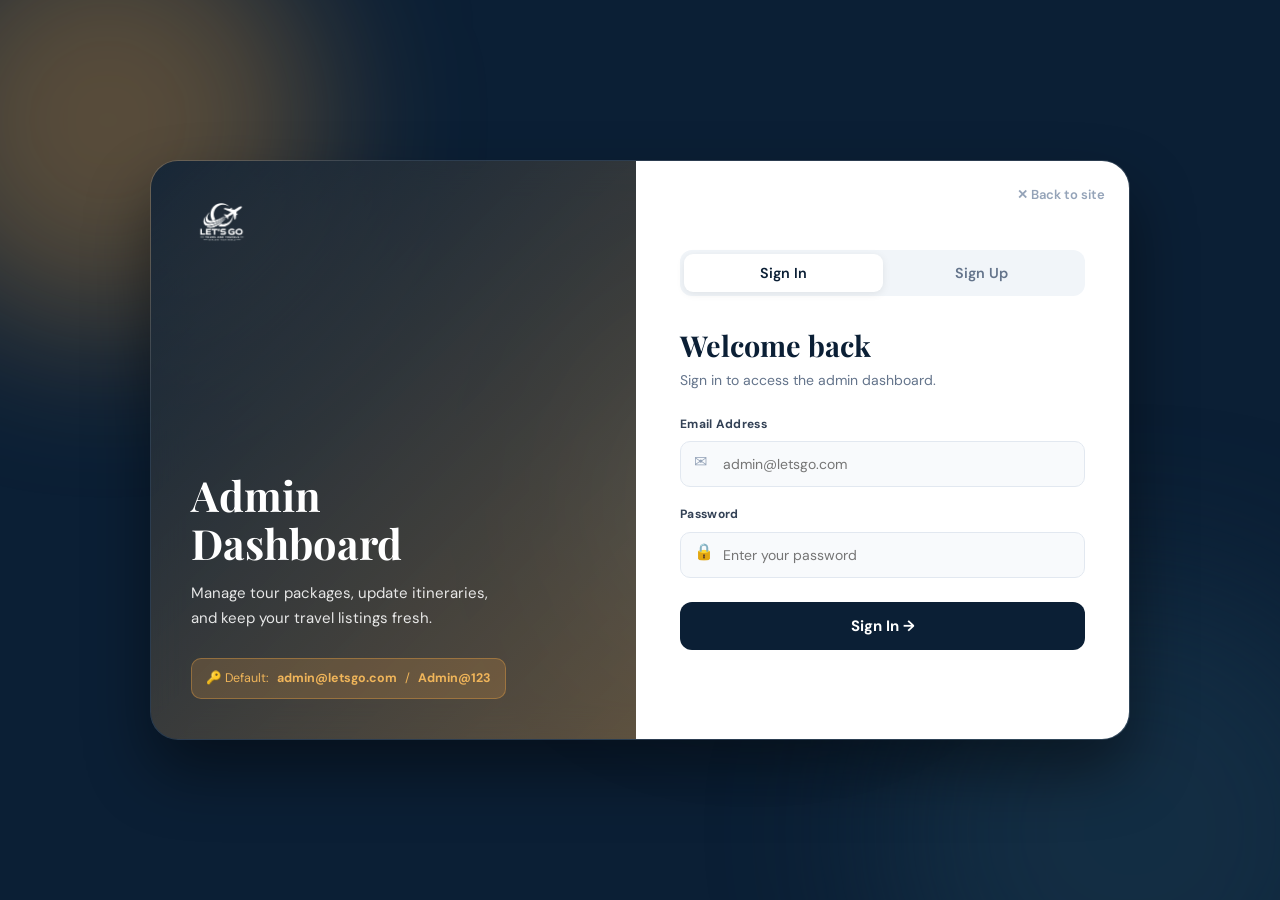
<file: admin.html>
<!DOCTYPE html>
<html lang="en">
<head>
  <meta charset="UTF-8" />
  <meta name="viewport" content="width=device-width, initial-scale=1.0" />
  <title>Admin Dashboard – Let's Go Tours and Travels</title>
  <link rel="preconnect" href="https://fonts.googleapis.com" />
  <link rel="preconnect" href="https://fonts.gstatic.com" crossorigin />
  <link href="https://fonts.googleapis.com/css2?family=DM+Sans:wght@400;500;700&display=swap" rel="stylesheet" />
  <link rel="stylesheet" href="css/style.css" />
  <link rel="stylesheet" href="css/admin.css" />
  <script src="js/auth.js"></script>
  <script>
    if (!window.Auth || !window.Auth.isAuthenticated()) {
      window.location.replace('login.html');
    }
  </script>
</head>
<body class="admin-body">

  <aside class="admin-sidebar" id="adminSidebar">
    <a href="index.html" class="admin-sidebar-logo">
      <img src="lets_go_logo.png?v=4" alt="Let's Go Tours and Travels Logo">
    </a>
    <div class="admin-nav-label">Main Menu</div>
    <ul class="admin-nav">
      <li><a href="#" class="active" id="navPackages" onclick="switchAdminTab('packages')"><span class="nav-icon">📦</span> Tour Packages</a></li>
      <li><a href="#" id="navCategories" onclick="switchAdminTab('categories')"><span class="nav-icon">🗂️</span> Categories & Places</a></li>
      <li><a href="tours.html" target="_blank"><span class="nav-icon">🗺️</span> View Tours Page</a></li>
      <li><a href="index.html" target="_blank"><span class="nav-icon">🌐</span> View Live Site</a></li>
    </ul>
    <div class="admin-sidebar-footer">
      <div class="admin-user-card">
        <div class="admin-user-avatar" id="userAvatarInitial">A</div>
        <div class="admin-user-info">
          <div class="admin-user-name" id="sidebarUserName">Admin</div>
          <div class="admin-user-role">Administrator</div>
        </div>
      </div>
      <button class="admin-logout-btn" onclick="Auth.signOut()">
        <span>⎋</span> Sign Out
      </button>
    </div>
  </aside>

  <main class="admin-main">
    <header class="admin-header">
      <button class="admin-mobile-toggle" onclick="document.getElementById('adminSidebar').classList.toggle('open')" aria-label="Toggle sidebar">☰</button>
      <h1 id="adminMainTitle">Manage Tour Packages</h1>
      <button class="btn btn-primary" id="adminMainActionBtn" onclick="openPackageModal()">+ Add New Package</button>
    </header>
    <div class="admin-content">
      
      <!-- PACKAGES TAB -->
      <div id="packagesTab">
        <table class="admin-table">
          <thead>
            <tr>
              <th>Image</th><th>Title</th><th>Category</th><th>Price</th><th>Actions</th>
            </tr>
          </thead>
          <tbody id="packageTableBody"></tbody>
        </table>
      </div>

      <!-- CATEGORIES TAB -->
      <div id="categoriesTab" style="display:none;">
        <div class="admin-categories-layout" style="display:grid; grid-template-columns:1fr 350px; gap:32px; align-items:start;">
          
          <div class="admin-cat-list">
            <h3 style="margin-bottom:16px;font-size:1.2rem;color:var(--primary);">Current Destinations</h3>
            
            <h4 style="margin:24px 0 12px;font-size:1rem;color:var(--accent);">India</h4>
            <div id="catListIndia" style="display:grid; gap:16px;"></div>

            <h4 style="margin:32px 0 12px;font-size:1rem;color:var(--accent);">International</h4>
            <div id="catListIntl" style="display:grid; gap:16px;"></div>
          </div>

          <div class="admin-cat-form-card" style="background:#fff; padding:24px; border-radius:12px; box-shadow:0 4px 20px rgba(0,0,0,0.06); border:1px solid #eee; position:sticky; top:100px;">
            <h3 style="margin-bottom:20px;font-size:1.1rem;color:var(--primary);">Add New Destination</h3>
            <form id="addCategoryForm">
              <div class="form-group" style="margin-bottom:16px;">
                <label style="font-size:0.8rem;font-weight:700;color:#64748b;text-transform:uppercase;margin-bottom:6px;display:block;">Destination Name</label>
                <input type="text" id="catName" placeholder="e.g. Assam" required style="width:100%;padding:10px 12px;border:1.5px solid #e2e8f0;border-radius:8px;outline:none;" />
              </div>
              <div class="form-group" style="margin-bottom:16px;">
                <label style="font-size:0.8rem;font-weight:700;color:#64748b;text-transform:uppercase;margin-bottom:6px;display:block;">Main Region</label>
                <select id="catMainRegion" required style="width:100%;padding:10px 12px;border:1.5px solid #e2e8f0;border-radius:8px;outline:none;">
                  <option value="india">India</option>
                  <option value="international">International</option>
                </select>
              </div>
              <div class="form-group" style="margin-bottom:24px;">
                <label style="font-size:0.8rem;font-weight:700;color:#64748b;text-transform:uppercase;margin-bottom:6px;display:block;">Sub-Region Column</label>
                <select id="catSubRegion" required style="width:100%;padding:10px 12px;border:1.5px solid #e2e8f0;border-radius:8px;outline:none;">
                  <!-- Populated by JS -->
                </select>
              </div>
              <button type="submit" class="btn btn-primary" style="width:100%;justify-content:center;">Add Destination</button>
            </form>
          </div>
        </div>
      </div>

    </div>
  </main>

  <div class="admin-modal" id="packageModal">
    <div class="admin-modal-content">
      <div class="admin-modal-header">
        <h3 id="modalTitle">Add/Edit Package</h3>
        <button class="close-btn" onclick="closePackageModal()">✕</button>
      </div>
      <form id="packageForm">
        <input type="hidden" id="pkgId" />
        <div class="form-sections" style="padding:24px;overflow-y:auto;flex:1;">
          <h4 style="margin-top:0;margin-bottom:16px;font-family:'Playfair Display',serif;color:var(--primary);font-size:1.1rem;">Basic Info</h4>
          <div class="form-grid" style="padding:0;overflow:visible;">
            <div class="form-group"><label>Package ID (slug)</label><input type="text" id="pkgSlug" required /></div>
            <div class="form-group"><label>Title</label><input type="text" id="pkgTitle" required /></div>
            <div class="form-group"><label>Price (e.g. ₹20,000)</label><input type="text" id="pkgPrice" required /></div>
            <div class="form-group"><label>Meta Details</label><input type="text" id="pkgMeta" required /></div>
            <div class="form-group"><label>Departure City</label><input type="text" id="pkgDeparture" /></div>
            <div class="form-group"><label>Category (domestic/international/group)</label><input type="text" id="pkgCategory" value="domestic" /></div>
            <div class="form-group"><label>Region (e.g. North India, Europe)</label><input type="text" id="pkgRegion" /></div>
            <div class="form-group"><label>Style (e.g. Hill Stations, Adventure)</label><input type="text" id="pkgStyle" /></div>
            <div class="form-group"><label>Nights</label><input type="text" id="pkgNights" required /></div>
            <div class="form-group"><label>Type (e.g. 5 Days / 4 Nights)</label><input type="text" id="pkgType" required /></div>
            <div class="form-group full-width"><label>Hero Image URL</label><input type="url" id="pkgImage" required /></div>
            <div class="form-group full-width"><label>Overview Text</label><textarea id="pkgOverview" rows="3" required></textarea></div>
          </div>
          <hr style="margin:24px 0;border:0;border-top:1px solid #eee;" />
          <h4 style="margin-top:0;margin-bottom:12px;font-size:1rem;">What to Expect</h4>
          <div style="display:flex;justify-content:flex-end;margin-bottom:8px;"><button type="button" class="btn btn-outline" style="padding:4px 12px;font-size:0.82rem;" onclick="addListStringItem('expectList')">+ Add</button></div>
          <div id="expectList" class="dynamic-string-list"></div>
          <hr style="margin:20px 0;border:0;border-top:1px solid #eee;" />
          <h4 style="margin-top:0;margin-bottom:12px;font-size:1rem;">Suggestions</h4>
          <div style="display:flex;justify-content:flex-end;margin-bottom:8px;"><button type="button" class="btn btn-outline" style="padding:4px 12px;font-size:0.82rem;" onclick="addListStringItem('suggestionsList')">+ Add</button></div>
          <div id="suggestionsList" class="dynamic-string-list"></div>
          <hr style="margin:24px 0;border:0;border-top:1px solid #eee;" />
          <div style="display:flex;justify-content:space-between;align-items:center;margin-bottom:12px;">
            <h4 style="margin:0;font-family:'Playfair Display',serif;color:var(--primary);font-size:1.1rem;">Itinerary Days</h4>
            <button type="button" class="btn btn-outline" style="padding:4px 12px;font-size:0.82rem;" onclick="addItineraryDay()">+ Add Day</button>
          </div>
          <div id="itineraryList"></div>
          <hr style="margin:24px 0;border:0;border-top:1px solid #eee;" />
          <h4 style="margin-top:0;margin-bottom:12px;font-size:1rem;">Inclusions</h4>
          <div style="display:flex;justify-content:flex-end;margin-bottom:8px;"><button type="button" class="btn btn-outline" style="padding:4px 12px;font-size:0.82rem;" onclick="addListStringItem('inclusionsList')">+ Add</button></div>
          <div id="inclusionsList" class="dynamic-string-list"></div>
          <hr style="margin:20px 0;border:0;border-top:1px solid #eee;" />
          <h4 style="margin-top:0;margin-bottom:12px;font-size:1rem;">Exclusions</h4>
          <div style="display:flex;justify-content:flex-end;margin-bottom:8px;"><button type="button" class="btn btn-outline" style="padding:4px 12px;font-size:0.82rem;" onclick="addListStringItem('exclusionsList')">+ Add</button></div>
          <div id="exclusionsList" class="dynamic-string-list"></div>
          <hr style="margin:24px 0;border:0;border-top:1px solid #eee;" />
          <div style="display:flex;justify-content:space-between;align-items:center;margin-bottom:12px;">
            <h4 style="margin:0;font-family:'Playfair Display',serif;color:var(--primary);font-size:1.1rem;">FAQs</h4>
            <button type="button" class="btn btn-outline" style="padding:4px 12px;font-size:0.82rem;" onclick="addFAQ()">+ Add FAQ</button>
          </div>
          <div id="faqList"></div>
        </div>
        <div class="admin-modal-footer">
          <button type="button" class="btn btn-outline" onclick="closePackageModal()">Cancel</button>
          <button type="submit" class="btn btn-primary">Save Package</button>
        </div>
      </form>
    </div>
  </div>

  <script src="js/tourData.js"></script>
  <script src="js/admin.js"></script>
  <script>
    (function () {
      var user = window.Auth && window.Auth.getAdminUser();
      if (user) {
        var nameEl = document.getElementById('sidebarUserName');
        var initEl = document.getElementById('userAvatarInitial');
        if (nameEl) nameEl.textContent = user.name || user.email;
        if (initEl) initEl.textContent = (user.name || user.email || 'A')[0].toUpperCase();
      }
    })();
  </script>
</body>
</html>
</file>
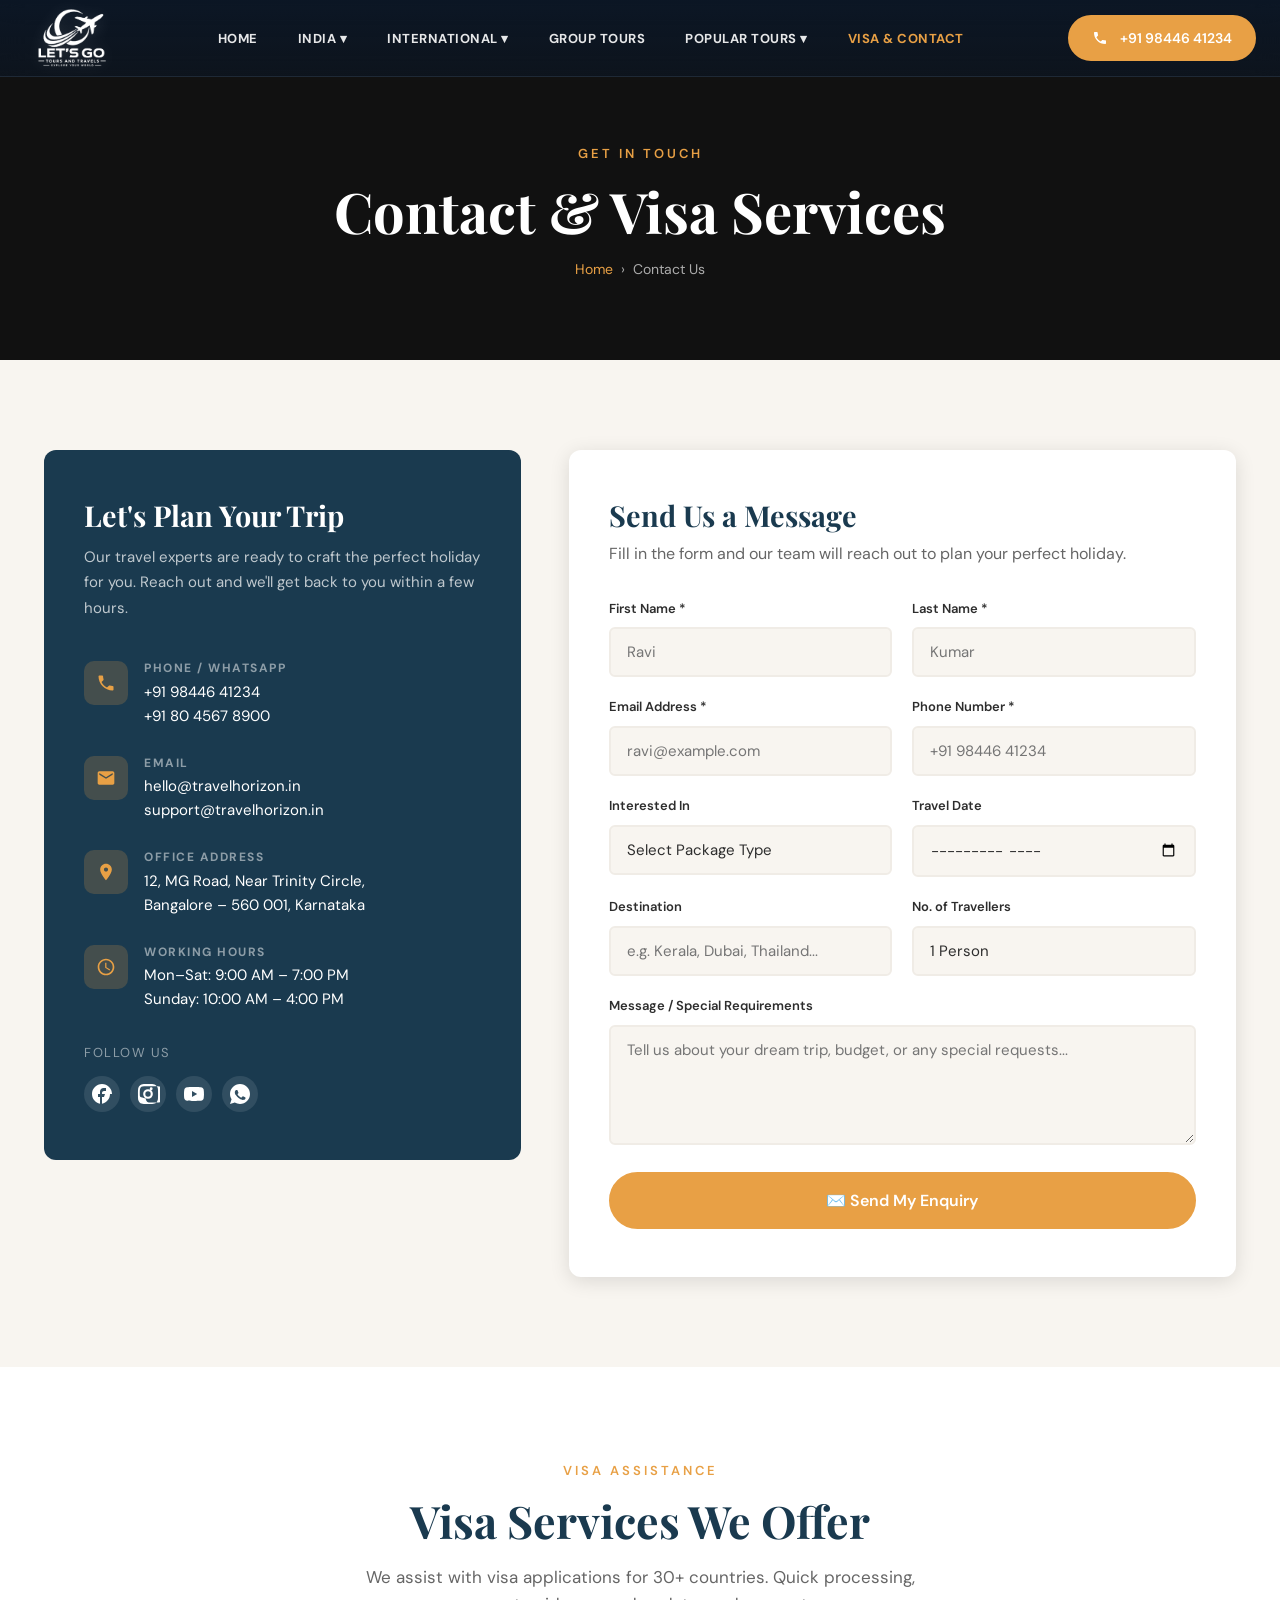
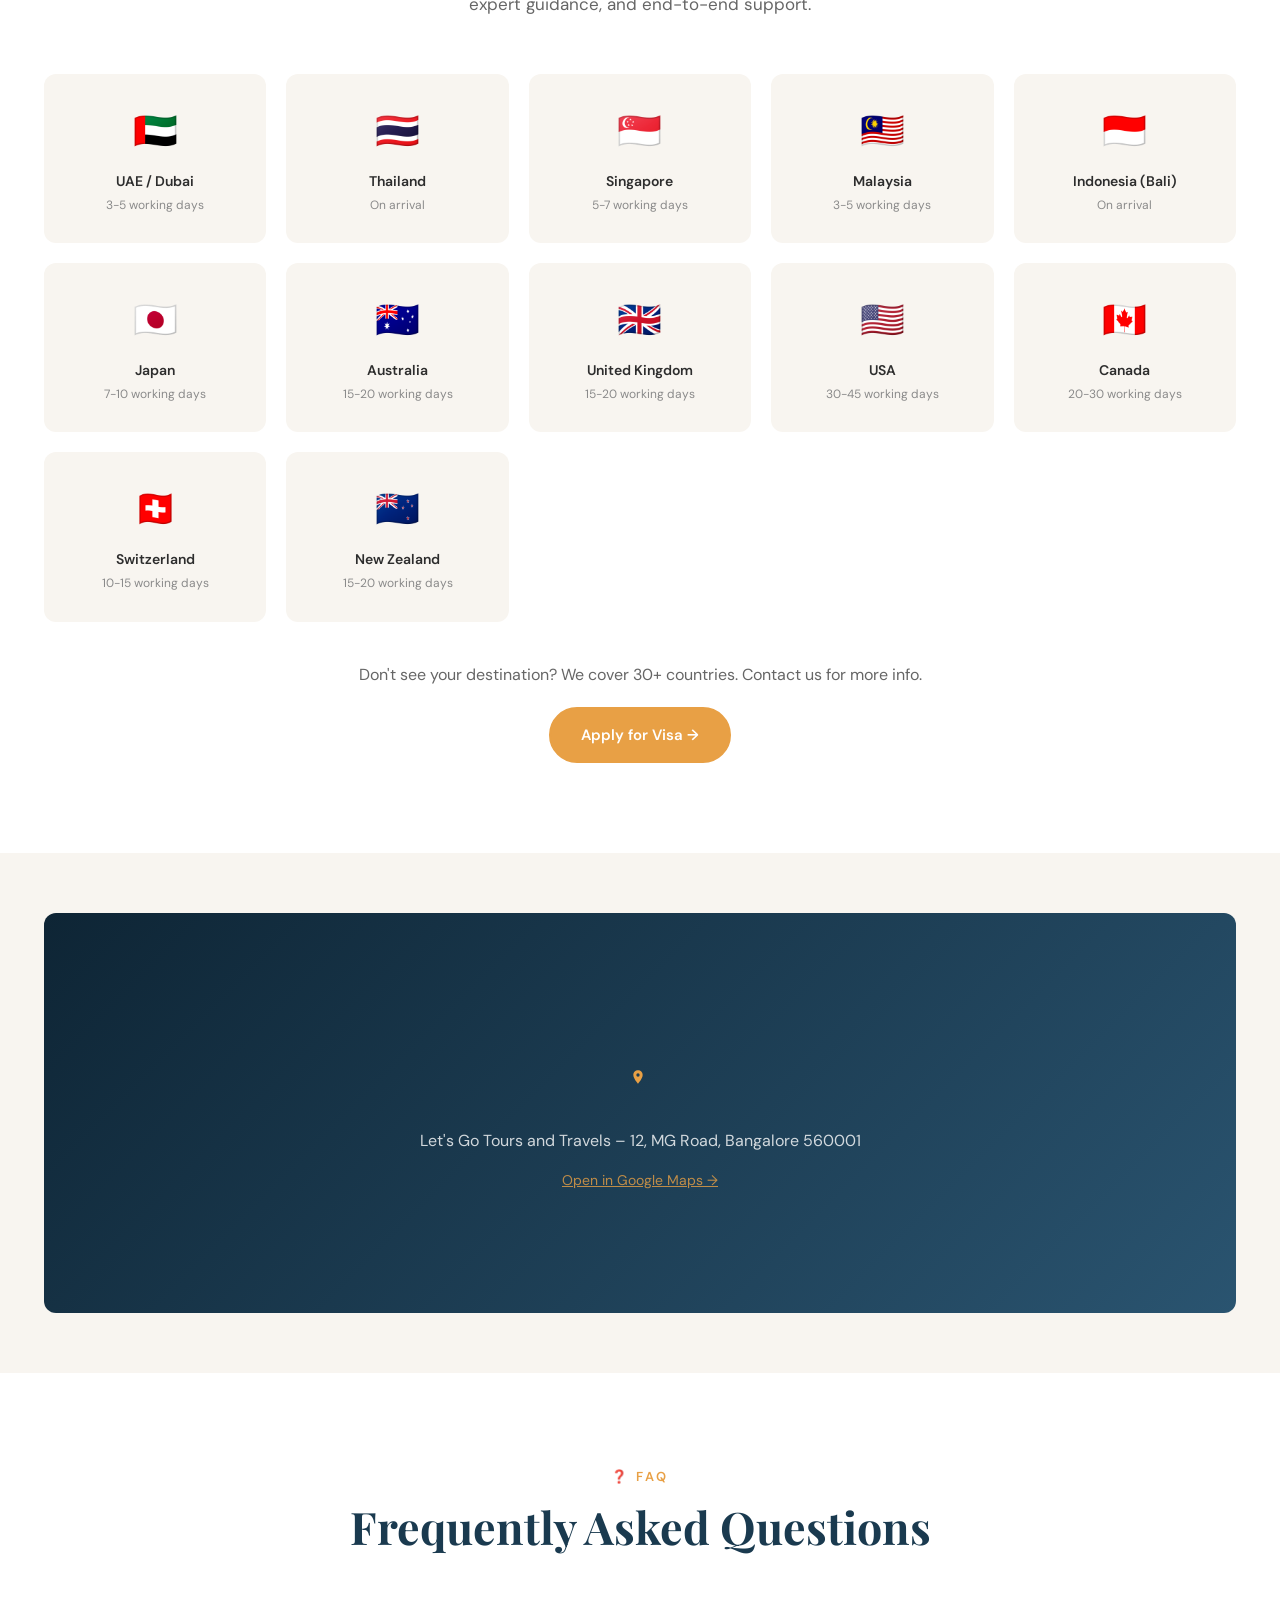
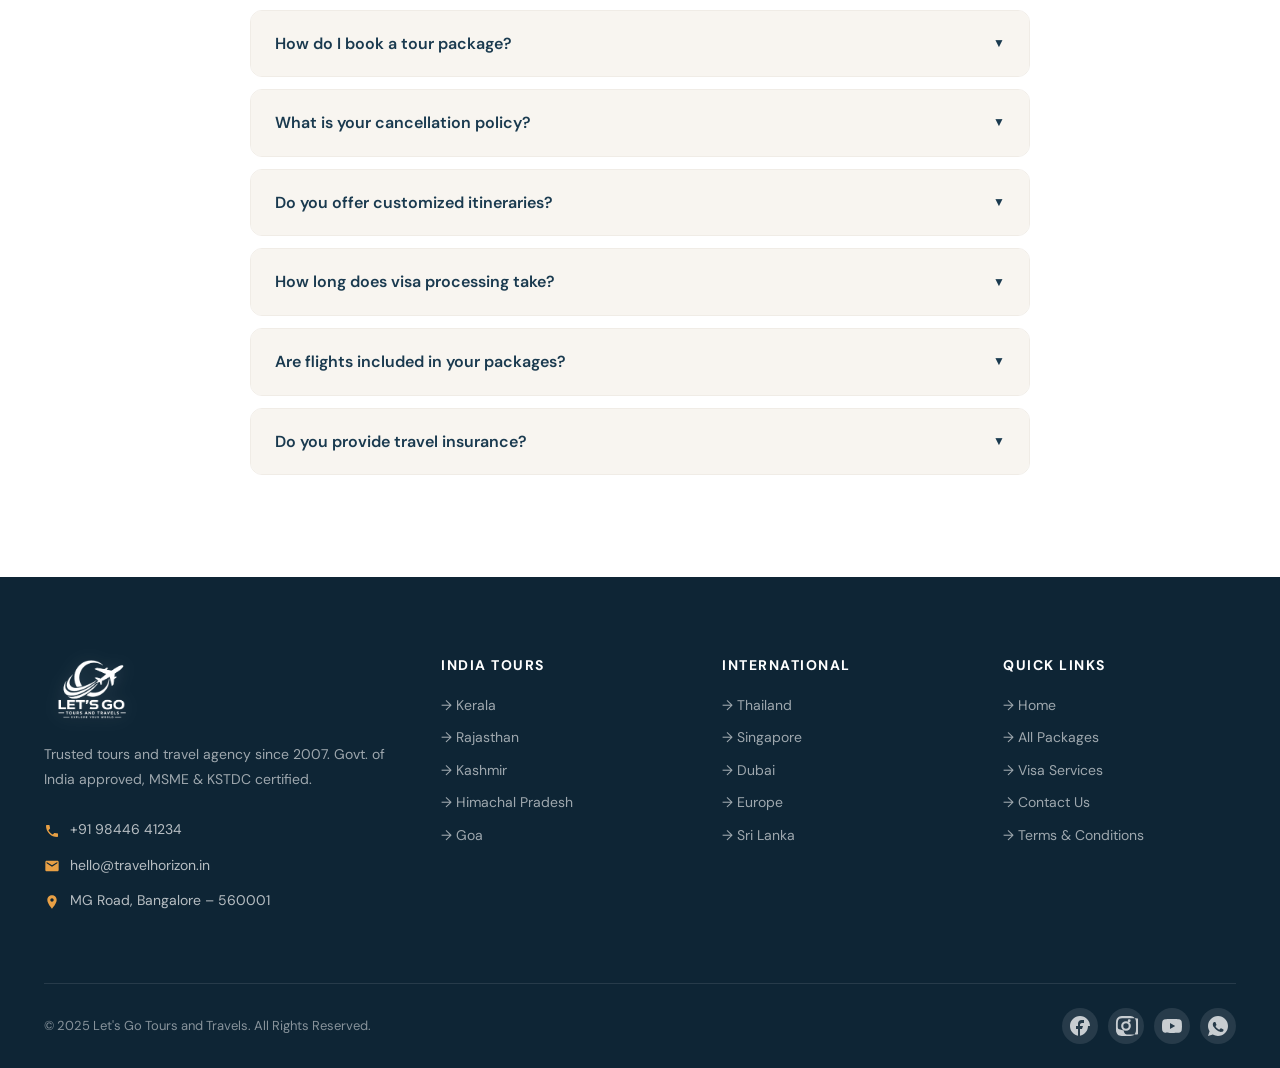
<file: contact.html>
<!DOCTYPE html>
<html lang="en">
<head>
  <meta charset="UTF-8" />
  <meta name="viewport" content="width=device-width, initial-scale=1.0" />
  <title>Contact & Visa Services – Let's Go Tours and Travels</title>
  <meta name="description" content="Get in touch with Let's Go Tours and Travels for custom tour packages, visa services, and travel assistance." />
  <link rel="preconnect" href="https://fonts.googleapis.com" />
  <link rel="preconnect" href="https://fonts.gstatic.com" crossorigin />
  <link href="https://fonts.googleapis.com/css2?family=Playfair+Display:ital,wght@0,600;0,700;0,800;1,600&family=Lora:ital@0;1&family=DM+Sans:wght@300;400;500;600;700&display=swap" rel="stylesheet" />
  <link rel="stylesheet" href="css/style.css?v=2" />

  <style>
    .visa-section { background: var(--white); }
    .visa-grid {
      display: grid;
      grid-template-columns: repeat(auto-fill, minmax(200px, 1fr));
      gap: 20px;
    }
    .visa-card {
      text-align: center;
      padding: 28px 16px;
      background: var(--off-white);
      border-radius: var(--radius);
      transition: var(--transition);
      cursor: pointer;
    }
    .visa-card:hover {
      background: var(--primary);
      color: var(--white);
      transform: translateY(-4px);
      box-shadow: var(--shadow);
    }
    .visa-card:hover .visa-country { color: var(--white); }
    .visa-flag { font-size: 36px; margin-bottom: 10px; }
    .visa-country {
      font-family: 'DM Sans', sans-serif;
      font-size: 14px;
      font-weight: 600;
      color: var(--text);
    }
    .visa-time {
      font-family: 'DM Sans', sans-serif;
      font-size: 12px;
      color: var(--gray);
      margin-top: 4px;
    }
    .visa-card:hover .visa-time { color: rgba(255,255,255,0.7); }

    .map-section { background: var(--off-white); }
    .map-placeholder {
      width: 100%;
      height: 400px;
      background: linear-gradient(135deg, var(--primary-dark) 0%, #2a5470 100%);
      border-radius: var(--radius);
      display: flex;
      flex-direction: column;
      align-items: center;
      justify-content: center;
      color: white;
      font-size: 3rem;
      gap: 16px;
    }
    .map-placeholder p {
      font-family: 'DM Sans', sans-serif;
      font-size: 16px;
      opacity: 0.8;
    }
    .map-placeholder a {
      color: var(--accent);
      text-decoration: underline;
    }

    .faq-section { background: var(--white); }
    .faq-list { max-width: 780px; margin: 0 auto; }
    .faq-item {
      border: 1px solid var(--light-gray);
      border-radius: var(--radius);
      margin-bottom: 12px;
      overflow: hidden;
    }
    .faq-question {
      padding: 20px 24px;
      font-family: 'DM Sans', sans-serif;
      font-size: 16px;
      font-weight: 600;
      color: var(--primary);
      cursor: pointer;
      display: flex;
      justify-content: space-between;
      align-items: center;
      background: var(--off-white);
      transition: var(--transition);
    }
    .faq-question:hover { background: var(--light-gray); }
    .faq-question .arrow { transition: var(--transition); font-size: 12px; }
    .faq-item.open .faq-question { background: var(--primary); color: var(--white); }
    .faq-item.open .arrow { transform: rotate(180deg); }
    .faq-answer {
      max-height: 0;
      overflow: hidden;
      transition: max-height 0.35s ease;
    }
    .faq-item.open .faq-answer { max-height: 200px; }
    .faq-answer-inner {
      padding: 20px 24px;
      font-family: 'DM Sans', sans-serif;
      font-size: 15px;
      color: var(--text-muted);
      line-height: 1.7;
    }
  </style>
</head>
<body>

<!-- NAVBAR -->
<nav class="navbar" id="navbar">
    <div class="nav-inner">
      <a href="index.html" class="nav-logo">
        <img src="lets_go_logo.png?v=4" alt="Let's Go Tours and Travels Logo" class="nav-logo-img">
      </a>

      <ul class="nav-links">
        <li class="nav-item">
          <a href="index.html" class="nav-link">Home</a>
        </li>
        <li class="nav-item">
          <a href="javascript:void(0)" class="nav-link" style="cursor: default;">India ▾</a>
          <div class="mega-dropdown">
            <div class="mega-col">
              <div class="mega-title">South India</div>
              <a href="destination-tours.html?dest=karnataka">Karnataka</a>
              <a href="destination-tours.html?dest=tamilnadu">Tamil Nadu</a>
              <a href="destination-tours.html?dest=kerala">Kerala</a>
              <a href="destination-tours.html?dest=andaman">Andaman</a>
              <a href="destination-tours.html?dest=lakshadweep">Lakshadweep</a>
            </div>
            <div class="mega-col">
              <div class="mega-title">North India</div>
              <a href="destination-tours.html?dest=delhi">Delhi</a>
              <a href="destination-tours.html?dest=uttarpradesh">Uttar Pradesh</a>
              <a href="destination-tours.html?dest=himachal">Himachal Pradesh</a>
              <a href="destination-tours.html?dest=rajasthan">Rajasthan</a>
              <a href="destination-tours.html?dest=kashmir">Jammu Kashmir</a>
            </div>
            <div class="mega-col">
              <div class="mega-title">Other Regions</div>
              <a href="destination-tours.html?dest=northeast">North East India</a>
              <a href="destination-tours.html?dest=goa">West India (Goa)</a>
              <a href="destination-tours.html?dest=central">Central India</a>
            </div>
          </div>
        </li>
        <li class="nav-item">
          <a href="javascript:void(0)" class="nav-link" style="cursor: default;">International ▾</a>
          <div class="mega-dropdown">
            <div class="mega-col">
              <div class="mega-title">Asia & Far East</div>
              <a href="destination-tours.html?dest=srilanka">Sri Lanka</a>
              <a href="destination-tours.html?dest=maldives">Maldives</a>
              <a href="destination-tours.html?dest=thailand">Thailand</a>
              <a href="destination-tours.html?dest=singapore">Singapore</a>
              <a href="destination-tours.html?dest=bali">Bali / Indonesia</a>
            </div>
            <div class="mega-col">
              <div class="mega-title">Middle East</div>
              <a href="destination-tours.html?dest=dubai">Dubai / UAE</a>
              <a href="destination-tours.html?dest=egypt">Egypt</a>
              <a href="destination-tours.html?dest=turkey">Turkey</a>
              <a href="destination-tours.html?dest=uzbekistan">Uzbekistan</a>
            </div>
            <div class="mega-col">
              <div class="mega-title">Other</div>
              <a href="destination-tours.html?dest=europe">Europe</a>
              <a href="destination-tours.html?dest=switzerland">Switzerland</a>
              <a href="destination-tours.html?dest=usa">USA / America</a>
              <a href="destination-tours.html?dest=australia">Australia & NZ</a>
            </div>
          </div>
        </li>
        <li class="nav-item">
          <a href="tours.html?type=group" class="nav-link">Group Tours</a>
        </li>
        <li class="nav-item">
          <a href="javascript:void(0)" class="nav-link" style="cursor: default;">Popular Tours ▾</a>
          <div class="mega-dropdown">
            <div class="mega-col">
              <div class="mega-title">Hill Station</div>
              <a href="destination-tours.html?dest=coorg">Coorg</a>
              <a href="destination-tours.html?dest=ooty">Ooty</a>
              <a href="destination-tours.html?dest=munnar">Munnar</a>
              <a href="destination-tours.html?dest=mahabaleshwar">Mahabaleshwar</a>
            </div>
            <div class="mega-col">
              <div class="mega-title">Snow & Beach</div>
              <a href="destination-tours.html?dest=shimlamanali">Shimla & Manali</a>
              <a href="destination-tours.html?dest=kashmir">Kashmir</a>
              <a href="destination-tours.html?dest=goa">Goa</a>
              <a href="destination-tours.html?dest=pondicherry">Pondicherry</a>
            </div>
            <div class="mega-col">
              <div class="mega-title">Pilgrimage & Weekend</div>
              <a href="destination-tours.html?dest=shirdi">Shirdi</a>
              <a href="destination-tours.html?dest=vaishnodevi">Vaishno Devi</a>
              <a href="destination-tours.html?dest=chardham">Chardham Yatra</a>
              <a href="destination-tours.html?dest=bangalore">Around Bangalore</a>
            </div>
          </div>
        </li>
        <li class="nav-item">
          <a href="contact.html" class="nav-link">Visa & Contact</a>
        </li>
      </ul>

      <div class="nav-contact-group" style="display:flex; align-items:center; gap:12px;">
        
        <a href="contact.html" class="btn btn-primary nav-cta"><svg viewBox="0 0 24 24" width="16" height="16" fill="currentColor" style="vertical-align:middle; margin-right:4px;"><path d="M6.62 10.79c1.44 2.83 3.76 5.14 6.59 6.59l2.2-2.2c.27-.27.67-.36 1.02-.24 1.12.37 2.33.57 3.57.57.55 0 1 .45 1 1V20c0 .55-.45 1-1 1-9.39 0-17-7.61-17-17 0-.55.45-1 1-1h3.5c.55 0 1 .45 1 1 0 1.25.2 2.45.57 3.57.11.35.03.74-.25 1.02l-2.2 2.2z"/></svg> +91 98446 41234</a>
      </div>

      <div class="nav-hamburger" id="hamburger">
        <span></span><span></span><span></span>
      </div>
    </div>
  </nav>

<div class="mobile-nav" id="mobileNav">
  <button id="mobileClose" style="position:absolute;top:28px;right:28px;background:none;border:none;color:white;font-size:2rem;cursor:pointer;">✕</button>
  <div class="mobile-nav-links">
    <a href="index.html">Home</a>
    <a href="tours.html">Packages</a>
    <a href="contact.html">Contact</a>
  </div>
</div>

<!-- PAGE HERO -->
<div class="page-hero">
  <div class="page-hero-content">
    <div class="section-label"> Get In Touch</div>
    <h1>Contact & Visa Services</h1>
    <div class="breadcrumb">
      <a href="index.html">Home</a> › <span>Contact Us</span>
    </div>
  </div>
</div>

<!-- CONTACT SECTION -->
<section class="contact-section section-pad">
  <div class="container">
    <div class="contact-grid">

      <!-- Contact Info -->
      <div class="contact-info-card fade-up">
        <h3>Let's Plan Your Trip </h3>
        <p>Our travel experts are ready to craft the perfect holiday for you. Reach out and we'll get back to you within a few hours.</p>

        <div class="contact-detail">
          <div class="contact-detail-icon"><svg viewBox="0 0 24 24" fill="currentColor" style="width:1em;height:1em;vertical-align:middle;color:var(--accent);"><path d="M6.62 10.79c1.44 2.83 3.76 5.14 6.59 6.59l2.2-2.2c.27-.27.67-.36 1.02-.24 1.12.37 2.33.57 3.57.57.55 0 1 .45 1 1V20c0 .55-.45 1-1 1-9.39 0-17-7.61-17-17 0-.55.45-1 1-1h3.5c.55 0 1 .45 1 1 0 1.25.2 2.45.57 3.57.11.35.03.74-.25 1.02l-2.2 2.2z"/></svg></div>
          <div>
            <h5>Phone / WhatsApp</h5>
            <p>+91 98446 41234</p>
            <p>+91 80 4567 8900</p>
          </div>
        </div>

        <div class="contact-detail">
          <div class="contact-detail-icon"><svg viewBox="0 0 24 24" fill="currentColor" style="width:1em;height:1em;vertical-align:middle;color:var(--accent);"><path d="M20 4H4c-1.1 0-1.99.9-1.99 2L2 18c0 1.1.9 2 2 2h16c1.1 0 2-.9 2-2V6c0-1.1-.9-2-2-2zm0 4l-8 5-8-5V6l8 5 8-5v2z"/></svg></div>
          <div>
            <h5>Email</h5>
            <p>hello@travelhorizon.in</p>
            <p>support@travelhorizon.in</p>
          </div>
        </div>

        <div class="contact-detail">
          <div class="contact-detail-icon"><svg viewBox="0 0 24 24" fill="currentColor" style="width:1em;height:1em;vertical-align:middle;color:var(--accent);"><path d="M12 2C8.13 2 5 5.13 5 9c0 5.25 7 13 7 13s7-7.75 7-13c0-3.87-3.13-7-7-7zm0 9.5c-1.38 0-2.5-1.12-2.5-2.5s1.12-2.5 2.5-2.5 2.5 1.12 2.5 2.5-1.12 2.5-2.5 2.5z"/></svg></div>
          <div>
            <h5>Office Address</h5>
            <p>12, MG Road, Near Trinity Circle,<br>Bangalore – 560 001, Karnataka</p>
          </div>
        </div>

        <div class="contact-detail">
          <div class="contact-detail-icon"><svg viewBox="0 0 24 24" fill="currentColor" style="width:1em;height:1em;vertical-align:middle;color:var(--accent);"><path d="M11.99 2C6.47 2 2 6.48 2 12s4.47 10 9.99 10C17.52 22 22 17.52 22 12S17.52 2 11.99 2zM12 20c-4.42 0-8-3.58-8-8s3.58-8 8-8 8 3.58 8 8-3.58 8-8 8zm.5-13H11v6l5.25 3.15.75-1.23-4.5-2.67z"/></svg></div>
          <div>
            <h5>Working Hours</h5>
            <p>Mon–Sat: 9:00 AM – 7:00 PM</p>
            <p>Sunday: 10:00 AM – 4:00 PM</p>
          </div>
        </div>

        <div style="margin-top:32px;">
          <p style="font-family:'DM Sans',sans-serif;font-size:13px;color:rgba(255,255,255,0.5);margin-bottom:12px;letter-spacing:1.5px;text-transform:uppercase;">Follow Us</p>
          <div class="social-links">
            <a class="social-link" href="#"><svg viewBox="0 0 24 24" width="24" height="24" fill="currentColor"><path d="M22 12c0-5.52-4.48-10-10-10S2 6.48 2 12c0 4.84 3.44 8.87 8 9.8V15H8v-3h2V9.5C10 7.57 11.57 6 13.5 6H16v3h-2c-1.1 0-2 .9-2 2v1h3l-1 3h-2v6.8c4.56-.93 8-4.96 8-9.8z"/></svg></a>
            <a class="social-link" href="#"><svg viewBox="0 0 24 24" width="24" height="24" fill="currentColor"><path d="M12 2c2.72 0 3.05.01 4.12.06 1.07.05 1.8.22 2.44.47.66.25 1.22.61 1.78 1.17s.92 1.12 1.17 1.78c.25.64.42 1.37.47 2.44.05 1.07.06 1.4.06 4.12s-.01 3.05-.06 4.12c-.05 1.07-.22 1.8-.47 2.44-.25.66-.61 1.22-1.17 1.78s-1.12.92-1.78 1.17c-.64.25-1.37.42-2.44.47-1.07.05-1.4.06-4.12.06s-3.05-.01-4.12-.06c-1.07-.05-1.8-.22-2.44-.47-.66-.25-1.22-.61-1.78-1.17s-.92-1.12-1.17-1.78c-.25-.64-.42-1.37-.47-2.44-.05-1.07-.06-1.4-.06-4.12s.01-3.05.06-4.12c.05-1.07.22-1.8.47-2.44.25-.66.61-1.22 1.17-1.78s1.12-.92 1.78-1.17c.64-.25 1.37-.42 2.44-.47C8.95 2.01 9.28 2 12 2zm0 2.15c-2.67 0-3 .01-4.05.06-.97.04-1.5.21-1.85.35-.47.18-.8.4-1.15.75-.35.35-.57.68-.75 1.15-.14.35-.31.88-.35 1.85-.05 1.05-.06 1.38-.06 4.05s.01 3 06 4.05c.04.97.21 1.5.35 1.85.18.47.4.8.75 1.15.35.35.68.57 1.15.75.35.14.88.31 1.85.35 1.05.05 1.38.06 4.05.06s3-.01 4.05-.06c.97-.04 1.5-.21 1.85-.35.47-.18.8-.4 1.15-.75.35-.35.57-.68.75-1.15.14-.35.31-.88.35-1.85.05-1.05.06-1.38.06-4.05s-.01-3-.06-4.05c-.04-.97-.21-1.5-.35-1.85-.18-.47-.4-.8-.75-1.15-.35-.35-.68-.57-1.15-.75-.35-.14-.88-.31-1.85-.35-1.05-.05-1.38-.06-4.05-.06zM12 7.16A4.84 4.84 0 1012 16.84 4.84 4.84 0 0012 7.16zm0 7.53a2.69 2.69 0 110-5.38 2.69 2.69 0 010 5.38zm3.2-6.53a1.44 1.44 0 110-2.88 1.44 1.44 0 010 2.88z"/></svg></a>
            <a class="social-link" href="#"><svg viewBox="0 0 24 24" width="24" height="24" fill="currentColor"><path d="M21.58 7.19c-.23-.86-.91-1.54-1.77-1.77C18.25 5 12 5 12 5s-6.25 0-7.81.42c-.86.23-1.54.91-1.77 1.77C2 8.75 2 12 2 12s0 3.25.42 4.81c.23.86.91 1.54 1.77 1.77C5.75 19 12 19 12 19s6.25 0 7.81-.42c.86-.23 1.54-.91 1.77-1.77C22 15.25 22 12 22 12s0-3.25-.42-4.81zM10 15V9l5.2 3-5.2 3z"/></svg></a>
            <a class="social-link" href="#"><svg viewBox="0 0 24 24" width="24" height="24" fill="currentColor"><path d="M12.01 2.01c-5.52 0-9.99 4.47-9.99 9.99 0 1.95.56 3.78 1.55 5.34L2 22l4.81-1.54c1.52.93 3.32 1.47 5.2 1.47 5.52 0 9.99-4.47 9.99-9.99s-4.47-9.99-9.99-9.99zm5.55 14.39c-.23.65-1.11 1.25-1.77 1.41-.53.13-1.21.23-3.41-.68-2.65-1.1-4.36-3.82-4.5-4.01-.13-.19-1.07-1.42-1.07-2.71s.68-1.92.92-2.19c.24-.27.53-.34.71-.34.18 0 .36 0 .52.02.17.02.4.06.63.63.24.58.74 1.83.81 1.96.07.13.11.29.02.48-.09.19-.13.31-.27.46-.13.14-.28.32-.4.43-.13.13-.27.27-.12.53.15.26.68 1.13 1.46 1.83.94.85 1.78 1.13 2.04 1.26.26.13.41.11.57-.08.15-.19.65-.75.83-1.01.18-.26.36-.22.61-.13.25.09 1.57.74 1.84.87.27.13.45.19.52.3.07.11.07.65-.16 1.3z"/></svg></a>
          </div>
        </div>
      </div>

      <!-- Contact Form -->
      <div class="contact-form-card fade-up fade-up-delay-1">
        <h3>Send Us a Message</h3>
        <p>Fill in the form and our team will reach out to plan your perfect holiday.</p>

        <form id="contactForm">
          <div class="form-row">
            <div class="form-group">
              <label>First Name *</label>
              <input type="text" placeholder="Ravi" required />
            </div>
            <div class="form-group">
              <label>Last Name *</label>
              <input type="text" placeholder="Kumar" required />
            </div>
          </div>

          <div class="form-row">
            <div class="form-group">
              <label>Email Address *</label>
              <input type="email" placeholder="ravi@example.com" required />
            </div>
            <div class="form-group">
              <label>Phone Number *</label>
              <input type="tel" placeholder="+91 98446 41234" required />
            </div>
          </div>

          <div class="form-row">
            <div class="form-group">
              <label>Interested In</label>
              <select>
                <option value="">Select Package Type</option>
                <option>Domestic Tour</option>
                <option>International Tour</option>
                <option>Group Tour</option>
                <option>Honeymoon Package</option>
                <option>Family Package</option>
                <option>Weekend Getaway</option>
                <option>Visa Services</option>
                <option>Cab Booking</option>
              </select>
            </div>
            <div class="form-group">
              <label>Travel Date</label>
              <input type="month" />
            </div>
          </div>

          <div class="form-row">
            <div class="form-group">
              <label>Destination</label>
              <input type="text" placeholder="e.g. Kerala, Dubai, Thailand..." />
            </div>
            <div class="form-group">
              <label>No. of Travellers</label>
              <select>
                <option>1 Person</option>
                <option>2 Persons</option>
                <option>3-5 Persons</option>
                <option>6-10 Persons</option>
                <option>10+ Persons</option>
              </select>
            </div>
          </div>

          <div class="form-group">
            <label>Message / Special Requirements</label>
            <textarea placeholder="Tell us about your dream trip, budget, or any special requests..."></textarea>
          </div>

          <button type="submit" class="btn btn-primary" style="width:100%;justify-content:center;font-size:16px;padding:16px;">
            ✉️ Send My Enquiry
          </button>
        </form>
      </div>

    </div>
  </div>
</section>

<!-- VISA SERVICES -->
<section class="visa-section section-pad">
  <div class="container">
    <div class="section-header fade-up">
      <span class="section-label"> Visa Assistance</span>
      <h2 class="section-title">Visa Services We Offer</h2>
      <p class="section-sub">We assist with visa applications for 30+ countries. Quick processing, expert guidance, and end-to-end support.</p>
    </div>

    <div class="visa-grid">
      <div class="visa-card fade-up"><div class="visa-flag">🇦🇪</div><div class="visa-country">UAE / Dubai</div><div class="visa-time">3-5 working days</div></div>
      <div class="visa-card fade-up"><div class="visa-flag">🇹🇭</div><div class="visa-country">Thailand</div><div class="visa-time">On arrival</div></div>
      <div class="visa-card fade-up"><div class="visa-flag">🇸🇬</div><div class="visa-country">Singapore</div><div class="visa-time">5-7 working days</div></div>
      <div class="visa-card fade-up"><div class="visa-flag">🇲🇾</div><div class="visa-country">Malaysia</div><div class="visa-time">3-5 working days</div></div>
      <div class="visa-card fade-up"><div class="visa-flag">🇮🇩</div><div class="visa-country">Indonesia (Bali)</div><div class="visa-time">On arrival</div></div>
      <div class="visa-card fade-up"><div class="visa-flag">🇯🇵</div><div class="visa-country">Japan</div><div class="visa-time">7-10 working days</div></div>
      <div class="visa-card fade-up"><div class="visa-flag">🇦🇺</div><div class="visa-country">Australia</div><div class="visa-time">15-20 working days</div></div>
      <div class="visa-card fade-up"><div class="visa-flag">🇬🇧</div><div class="visa-country">United Kingdom</div><div class="visa-time">15-20 working days</div></div>
      <div class="visa-card fade-up"><div class="visa-flag">🇺🇸</div><div class="visa-country">USA</div><div class="visa-time">30-45 working days</div></div>
      <div class="visa-card fade-up"><div class="visa-flag">🇨🇦</div><div class="visa-country">Canada</div><div class="visa-time">20-30 working days</div></div>
      <div class="visa-card fade-up"><div class="visa-flag">🇨🇭</div><div class="visa-country">Switzerland</div><div class="visa-time">10-15 working days</div></div>
      <div class="visa-card fade-up"><div class="visa-flag">🇳🇿</div><div class="visa-country">New Zealand</div><div class="visa-time">15-20 working days</div></div>
    </div>

    <div style="text-align:center;margin-top:40px;" class="fade-up">
      <p style="font-family:'DM Sans',sans-serif;color:var(--text-muted);margin-bottom:20px;">Don't see your destination? We cover 30+ countries. Contact us for more info.</p>
      <a href="#contactForm" class="btn btn-primary">Apply for Visa →</a>
    </div>
  </div>
</section>

<!-- MAP -->
<section class="map-section section-pad-sm">
  <div class="container">
    <div class="map-placeholder fade-up">
      <span><svg viewBox="0 0 24 24" width="16" height="16" fill="currentColor" style="vertical-align:middle; margin-right:4px; color:var(--accent);"><path d="M12 2C8.13 2 5 5.13 5 9c0 5.25 7 13 7 13s7-7.75 7-13c0-3.87-3.13-7-7-7zm0 9.5a2.5 2.5 0 010-5 2.5 2.5 0 010 5z"/></svg></span>
      <p>Let's Go Tours and Travels – 12, MG Road, Bangalore 560001</p>
      <p style="font-size:14px;"><a href="https://maps.google.com" target="_blank">Open in Google Maps →</a></p>
    </div>
  </div>
</section>

<!-- FAQ -->
<section class="faq-section section-pad">
  <div class="container">
    <div class="section-header fade-up">
      <span class="section-label">❓ FAQ</span>
      <h2 class="section-title">Frequently Asked Questions</h2>
    </div>

    <div class="faq-list">
      <div class="faq-item fade-up">
        <div class="faq-question">How do I book a tour package? <span class="arrow">▼</span></div>
        <div class="faq-answer">
          <div class="faq-answer-inner">You can book by filling out our enquiry form, calling us at +91 98446 41234, or visiting our office. Our travel expert will get in touch, understand your preferences, and share a customised itinerary with pricing. Once confirmed, a 25% advance secures your booking.</div>
        </div>
      </div>
      <div class="faq-item fade-up fade-up-delay-1">
        <div class="faq-question">What is your cancellation policy? <span class="arrow">▼</span></div>
        <div class="faq-answer">
          <div class="faq-answer-inner">Cancellations made 30+ days before travel receive an 80% refund. 15-30 days: 50% refund. Less than 15 days: no refund. Group tours may have different policies. Please read the terms on the booking confirmation for full details.</div>
        </div>
      </div>
      <div class="faq-item fade-up fade-up-delay-2">
        <div class="faq-question">Do you offer customized itineraries? <span class="arrow">▼</span></div>
        <div class="faq-answer">
          <div class="faq-answer-inner">Absolutely! All our packages can be fully customized. Just let us know your preferred destinations, budget, travel dates, and travel style — and we'll craft a bespoke itinerary just for you.</div>
        </div>
      </div>
      <div class="faq-item fade-up">
        <div class="faq-question">How long does visa processing take? <span class="arrow">▼</span></div>
        <div class="faq-answer">
          <div class="faq-answer-inner">Visa processing times vary by country. Some like Thailand and Bali offer visa on arrival. UAE and Singapore take 3-7 working days. UK, USA, and Australia can take 15-45 working days. We recommend applying well in advance.</div>
        </div>
      </div>
      <div class="faq-item fade-up fade-up-delay-1">
        <div class="faq-question">Are flights included in your packages? <span class="arrow">▼</span></div>
        <div class="faq-answer">
          <div class="faq-answer-inner">Most packages are quoted without airfare unless explicitly mentioned. We can assist with flight bookings at competitive rates. International packages often include flight options — please check the specific package details or ask our team.</div>
        </div>
      </div>
      <div class="faq-item fade-up fade-up-delay-2">
        <div class="faq-question">Do you provide travel insurance? <span class="arrow">▼</span></div>
        <div class="faq-answer">
          <div class="faq-answer-inner">We strongly recommend travel insurance for all trips, especially international ones. We can assist in getting you covered through our trusted insurance partners. Please ask our team for options and pricing.</div>
        </div>
      </div>
    </div>
  </div>
</section>

<!-- FOOTER -->
<footer>
  <div class="container">
    <div class="footer-grid">
      <div class="footer-brand">
        <div class="nav-logo">
          <img src="lets_go_logo.png?v=4" alt="Let's Go Tours and Travels Logo" class="nav-logo-img">
        </div>
        <p class="footer-desc">Trusted tours and travel agency since 2007. Govt. of India approved, MSME & KSTDC certified.</p>
        <div class="footer-contact-item"><span class="icon"><svg viewBox="0 0 24 24" fill="currentColor" style="width:1em;height:1em;vertical-align:middle;color:var(--accent);"><path d="M6.62 10.79c1.44 2.83 3.76 5.14 6.59 6.59l2.2-2.2c.27-.27.67-.36 1.02-.24 1.12.37 2.33.57 3.57.57.55 0 1 .45 1 1V20c0 .55-.45 1-1 1-9.39 0-17-7.61-17-17 0-.55.45-1 1-1h3.5c.55 0 1 .45 1 1 0 1.25.2 2.45.57 3.57.11.35.03.74-.25 1.02l-2.2 2.2z"/></svg></span> +91 98446 41234</div>
        <div class="footer-contact-item"><span class="icon"><svg viewBox="0 0 24 24" fill="currentColor" style="width:1em;height:1em;vertical-align:middle;color:var(--accent);"><path d="M20 4H4c-1.1 0-1.99.9-1.99 2L2 18c0 1.1.9 2 2 2h16c1.1 0 2-.9 2-2V6c0-1.1-.9-2-2-2zm0 4l-8 5-8-5V6l8 5 8-5v2z"/></svg></span> hello@travelhorizon.in</div>
        <div class="footer-contact-item"><span class="icon"><svg viewBox="0 0 24 24" fill="currentColor" style="width:1em;height:1em;vertical-align:middle;color:var(--accent);"><path d="M12 2C8.13 2 5 5.13 5 9c0 5.25 7 13 7 13s7-7.75 7-13c0-3.87-3.13-7-7-7zm0 9.5c-1.38 0-2.5-1.12-2.5-2.5s1.12-2.5 2.5-2.5 2.5 1.12 2.5 2.5-1.12 2.5-2.5 2.5z"/></svg></span> MG Road, Bangalore – 560001</div>
      </div>
      <div class="footer-col">
        <h4>India Tours</h4>
        <ul class="footer-links">
          <li><a href="tours.html">→ Kerala</a></li>
          <li><a href="tours.html">→ Rajasthan</a></li>
          <li><a href="tours.html">→ Kashmir</a></li>
          <li><a href="tours.html">→ Himachal Pradesh</a></li>
          <li><a href="tours.html">→ Goa</a></li>
        </ul>
      </div>
      <div class="footer-col">
        <h4>International</h4>
        <ul class="footer-links">
          <li><a href="tours.html">→ Thailand</a></li>
          <li><a href="tours.html">→ Singapore</a></li>
          <li><a href="tours.html">→ Dubai</a></li>
          <li><a href="tours.html">→ Europe</a></li>
          <li><a href="tours.html">→ Sri Lanka</a></li>
        </ul>
      </div>
      <div class="footer-col">
        <h4>Quick Links</h4>
        <ul class="footer-links">
          <li><a href="index.html">→ Home</a></li>
          <li><a href="tours.html">→ All Packages</a></li>
          <li><a href="contact.html">→ Visa Services</a></li>
          <li><a href="contact.html">→ Contact Us</a></li>
          <li><a href="terms.html">→ Terms & Conditions</a></li>
        </ul>
      </div>
    </div>
    <div class="footer-bottom">
      <p>© 2025 Let's Go Tours and Travels. All Rights Reserved.</p>
      <div class="social-links">
        <a class="social-link" href="https://facebook.com" target="_blank"><svg viewBox="0 0 24 24" width="24" height="24" fill="currentColor"><path d="M22 12c0-5.52-4.48-10-10-10S2 6.48 2 12c0 4.84 3.44 8.87 8 9.8V15H8v-3h2V9.5C10 7.57 11.57 6 13.5 6H16v3h-2c-1.1 0-2 .9-2 2v1h3l-1 3h-2v6.8c4.56-.93 8-4.96 8-9.8z"/></svg></a>
        <a class="social-link" href="https://instagram.com" target="_blank"><svg viewBox="0 0 24 24" width="24" height="24" fill="currentColor"><path d="M12 2c2.72 0 3.05.01 4.12.06 1.07.05 1.8.22 2.44.47.66.25 1.22.61 1.78 1.17s.92 1.12 1.17 1.78c.25.64.42 1.37.47 2.44.05 1.07.06 1.4.06 4.12s-.01 3.05-.06 4.12c-.05 1.07-.22 1.8-.47 2.44-.25.66-.61 1.22-1.17 1.78s-1.12.92-1.78 1.17c-.64.25-1.37.42-2.44.47-1.07.05-1.4.06-4.12.06s-3.05-.01-4.12-.06c-1.07-.05-1.8-.22-2.44-.47-.66-.25-1.22-.61-1.78-1.17s-.92-1.12-1.17-1.78c-.25-.64-.42-1.37-.47-2.44-.05-1.07-.06-1.4-.06-4.12s.01-3.05.06-4.12c.05-1.07.22-1.8.47-2.44.25-.66.61-1.22 1.17-1.78s1.12-.92 1.78-1.17c.64-.25 1.37-.42 2.44-.47C8.95 2.01 9.28 2 12 2zm0 2.15c-2.67 0-3 .01-4.05.06-.97.04-1.5.21-1.85.35-.47.18-.8.4-1.15.75-.35.35-.57.68-.75 1.15-.14.35-.31.88-.35 1.85-.05 1.05-.06 1.38-.06 4.05s.01 3 06 4.05c.04.97.21 1.5.35 1.85.18.47.4.8.75 1.15.35.35.68.57 1.15.75.35.14.88.31 1.85.35 1.05.05 1.38.06 4.05.06s3-.01 4.05-.06c.97-.04 1.5-.21 1.85-.35.47-.18.8-.4 1.15-.75.35-.35.57-.68.75-1.15.14-.35.31-.88.35-1.85.05-1.05.06-1.38.06-4.05s-.01-3-.06-4.05c-.04-.97-.21-1.5-.35-1.85-.18-.47-.4-.8-.75-1.15-.35-.35-.68-.57-1.15-.75-.35-.14-.88-.31-1.85-.35-1.05-.05-1.38-.06-4.05-.06zM12 7.16A4.84 4.84 0 1012 16.84 4.84 4.84 0 0012 7.16zm0 7.53a2.69 2.69 0 110-5.38 2.69 2.69 0 010 5.38zm3.2-6.53a1.44 1.44 0 110-2.88 1.44 1.44 0 010 2.88z"/></svg></a>
        <a class="social-link" href="https://youtube.com" target="_blank"><svg viewBox="0 0 24 24" width="24" height="24" fill="currentColor"><path d="M21.58 7.19c-.23-.86-.91-1.54-1.77-1.77C18.25 5 12 5 12 5s-6.25 0-7.81.42c-.86.23-1.54.91-1.77 1.77C2 8.75 2 12 2 12s0 3.25.42 4.81c.23.86.91 1.54 1.77 1.77C5.75 19 12 19 12 19s6.25 0 7.81-.42c.86-.23 1.54-.91 1.77-1.77C22 15.25 22 12 22 12s0-3.25-.42-4.81zM10 15V9l5.2 3-5.2 3z"/></svg></a>
        <a class="social-link" href="https://wa.me/919844641234" target="_blank"><svg viewBox="0 0 24 24" width="24" height="24" fill="currentColor"><path d="M12.01 2.01c-5.52 0-9.99 4.47-9.99 9.99 0 1.95.56 3.78 1.55 5.34L2 22l4.81-1.54c1.52.93 3.32 1.47 5.2 1.47 5.52 0 9.99-4.47 9.99-9.99s-4.47-9.99-9.99-9.99zm5.55 14.39c-.23.65-1.11 1.25-1.77 1.41-.53.13-1.21.23-3.41-.68-2.65-1.1-4.36-3.82-4.5-4.01-.13-.19-1.07-1.42-1.07-2.71s.68-1.92.92-2.19c.24-.27.53-.34.71-.34.18 0 .36 0 .52.02.17.02.4.06.63.63.24.58.74 1.83.81 1.96.07.13.11.29.02.48-.09.19-.13.31-.27.46-.13.14-.28.32-.4.43-.13.13-.27.27-.12.53.15.26.68 1.13 1.46 1.83.94.85 1.78 1.13 2.04 1.26.26.13.41.11.57-.08.15-.19.65-.75.83-1.01.18-.26.36-.22.61-.13.25.09 1.57.74 1.84.87.27.13.45.19.52.3.07.11.07.65-.16 1.3z"/></svg></a>
      </div>
    </div>
  </div>
</footer>

<div class="back-to-top" id="backToTop">↑</div>

<script src="js/main.js"></script>
<script>
  // FAQ accordion
  document.querySelectorAll('.faq-question').forEach(q => {
    q.addEventListener('click', () => {
      const item = q.parentElement;
      const wasOpen = item.classList.contains('open');
      document.querySelectorAll('.faq-item').forEach(i => i.classList.remove('open'));
      if (!wasOpen) item.classList.add('open');
    });
  });
</script>
</body>
</html>
</file>
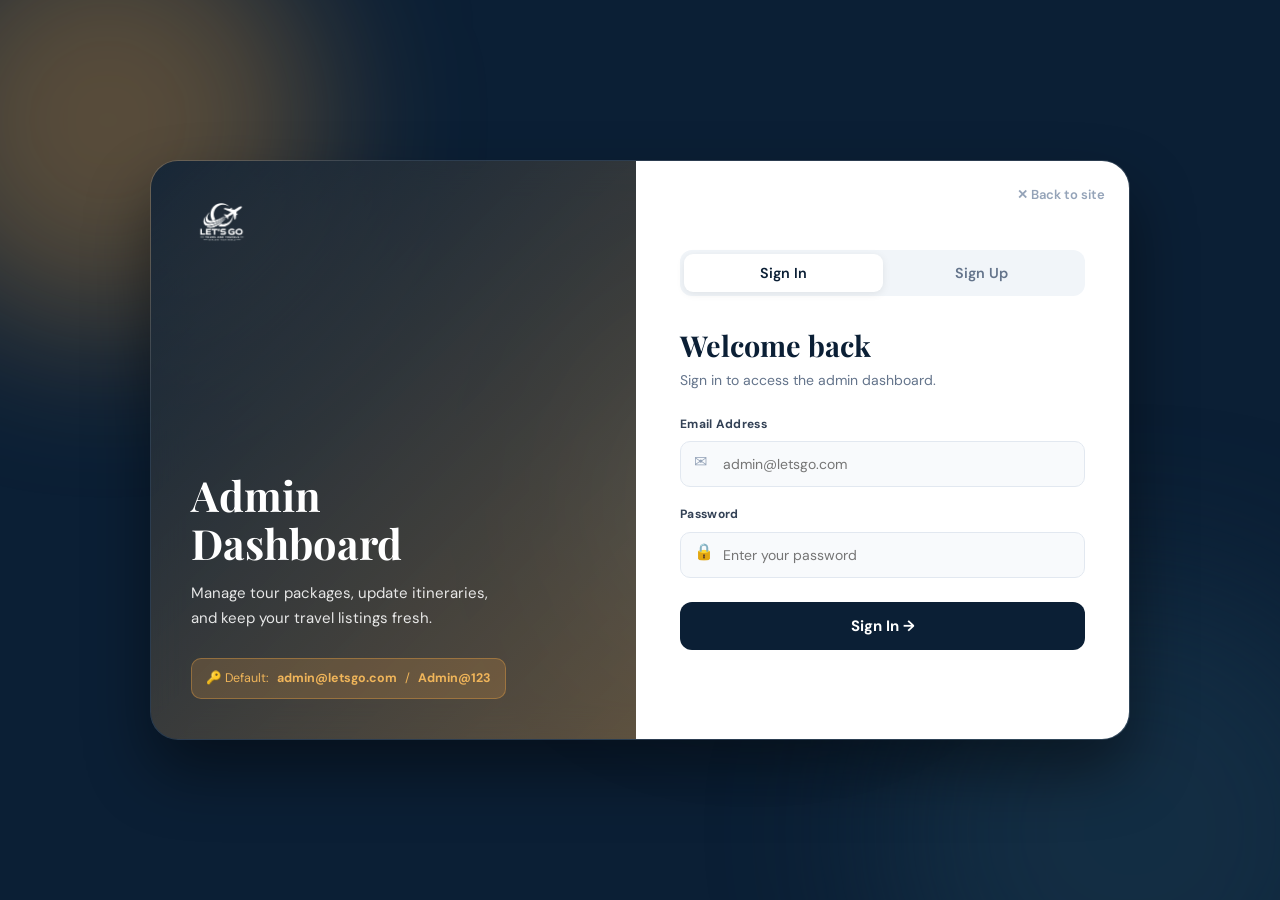
<file: login.html>
<!DOCTYPE html>
<html lang="en">
<head>
  <meta charset="UTF-8" />
  <meta name="viewport" content="width=device-width, initial-scale=1.0" />
  <title>Admin Login – Let's Go Tours and Travels</title>
  <meta name="description" content="Admin login portal for Let's Go Tours and Travels dashboard." />
  <link rel="preconnect" href="https://fonts.googleapis.com" />
  <link rel="preconnect" href="https://fonts.gstatic.com" crossorigin />
  <link href="https://fonts.googleapis.com/css2?family=Playfair+Display:ital,wght@0,600;0,700;0,800;1,600&family=DM+Sans:wght@300;400;500;600;700&display=swap" rel="stylesheet" />
  <link rel="stylesheet" href="css/style.css?v=2" />
  <script src="js/auth.js"></script>
  <script>
    // If already logged in, go straight to dashboard
    document.addEventListener('DOMContentLoaded', function () {
      if (window.Auth && window.Auth.isAuthenticated()) {
        window.location.replace('admin.html');
      }
    });
  </script>
  <style>
    *,*::before,*::after{box-sizing:border-box;margin:0;padding:0;}

    .auth-page {
      min-height: 100vh;
      display: flex;
      align-items: center;
      justify-content: center;
      background: #0b1f35;
      position: relative;
      overflow: hidden;
      padding: 24px;
      font-family: 'DM Sans', sans-serif;
    }

    /* Animated blobs */
    .auth-blob {
      position: absolute;
      border-radius: 50%;
      filter: blur(80px);
      animation: blobFloat 18s ease-in-out infinite alternate;
      pointer-events: none;
    }
    .blob-1 { width: 420px; height: 420px; background: rgba(232,160,69,0.35); top:-10%; left:-8%; }
    .blob-2 { width: 500px; height: 500px; background: rgba(26,58,79,0.55); bottom:-20%; right:-8%; animation-delay:-6s; }
    .blob-3 { width: 280px; height: 280px; background: rgba(42,84,112,0.4); top:40%; left:48%; animation-delay:-11s; }

    @keyframes blobFloat {
      0%   { transform: translate(0,0) scale(1); }
      50%  { transform: translate(40px,-40px) scale(1.08); }
      100% { transform: translate(-25px,25px) scale(0.92); }
    }

    /* Card container */
    .auth-container {
      position: relative;
      z-index: 10;
      width: 100%;
      max-width: 980px;
      min-height: 580px;
      background: rgba(255,255,255,0.04);
      backdrop-filter: blur(18px);
      -webkit-backdrop-filter: blur(18px);
      border: 1px solid rgba(255,255,255,0.1);
      border-radius: 28px;
      display: flex;
      overflow: hidden;
      box-shadow: 0 32px 64px rgba(0,0,0,0.45);
    }

    /* Left visual panel */
    .auth-visual {
      flex: 1;
      background-image: url('https://images.unsplash.com/photo-1476514525535-07fb3b4ae5f1?w=1000&q=80');
      background-size: cover;
      background-position: center;
      display: flex;
      flex-direction: column;
      justify-content: space-between;
      padding: 40px;
      color: #fff;
      position: relative;
    }
    .auth-visual::before {
      content: '';
      position: absolute;
      inset: 0;
      background: linear-gradient(135deg, rgba(11,31,53,0.85) 0%, rgba(232,160,69,0.35) 100%);
    }
    .auth-visual-inner { position: relative; z-index: 2; }
    .auth-logo-img { height: 42px; filter: brightness(0) invert(1); margin-bottom: 60px; display: block; }
    .auth-visual h2 { font-family: 'Playfair Display', serif; font-size: 2.6rem; line-height: 1.15; margin-bottom: 14px; }
    .auth-visual p  { font-size: 15px; opacity: 0.88; max-width: 300px; line-height: 1.65; }

    /* Default admin hint badge */
    .auth-hint {
      display: inline-flex;
      align-items: center;
      gap: 8px;
      background: rgba(232,160,69,0.2);
      border: 1px solid rgba(232,160,69,0.4);
      border-radius: 10px;
      padding: 10px 14px;
      font-size: 0.78rem;
      color: #f0b55a;
      line-height: 1.5;
      margin-top: 28px;
    }

    /* Right forms panel */
    .auth-forms-wrap {
      flex: 1;
      padding: 48px 44px;
      display: flex;
      flex-direction: column;
      justify-content: center;
      background: #fff;
      position: relative;
    }

    /* Tab switcher */
    .auth-tabs {
      display: flex;
      gap: 0;
      margin-bottom: 32px;
      background: #f1f5f9;
      border-radius: 12px;
      padding: 4px;
    }
    .auth-tab-btn {
      flex: 1;
      padding: 10px;
      border: none;
      background: transparent;
      border-radius: 9px;
      font-family: 'DM Sans', sans-serif;
      font-size: 0.9rem;
      font-weight: 600;
      color: #64748b;
      cursor: pointer;
      transition: all 0.25s ease;
    }
    .auth-tab-btn.active {
      background: #fff;
      color: #0b1f35;
      box-shadow: 0 2px 8px rgba(0,0,0,0.08);
    }

    /* Forms */
    .auth-form { display: none; }
    .auth-form.active { display: block; }

    .form-header { margin-bottom: 24px; }
    .form-header h3 { font-family: 'Playfair Display', serif; font-size: 1.8rem; color: #0b1f35; margin-bottom: 6px; }
    .form-header p  { color: #64748b; font-size: 14px; }

    .field { margin-bottom: 18px; position: relative; }
    .field label { display: block; font-size: 12px; font-weight: 700; color: #334155; margin-bottom: 7px; letter-spacing: 0.3px; }
    .field input {
      width: 100%;
      padding: 13px 14px 13px 42px;
      border: 1.5px solid #e2e8f0;
      border-radius: 10px;
      font-family: 'DM Sans', sans-serif;
      font-size: 14px;
      color: #1e293b;
      background: #f8fafc;
      transition: all 0.25s ease;
      outline: none;
    }
    .field input:focus {
      border-color: #e8a045;
      background: #fff;
      box-shadow: 0 0 0 4px rgba(232,160,69,0.12);
    }
    .field-icon {
      position: absolute;
      left: 14px;
      top: 34px;
      font-size: 16px;
      color: #94a3b8;
      pointer-events: none;
    }

    /* Error message */
    .auth-error {
      display: none;
      align-items: center;
      gap: 8px;
      background: #fef2f2;
      border: 1px solid #fecaca;
      border-radius: 8px;
      padding: 10px 14px;
      color: #dc2626;
      font-size: 13px;
      margin-bottom: 16px;
    }
    .auth-error.visible { display: flex; }

    /* Success toast */
    .auth-toast {
      position: fixed;
      bottom: 30px;
      left: 50%;
      transform: translateX(-50%) translateY(100px);
      background: #0b1f35;
      color: #fff;
      padding: 14px 28px;
      border-radius: 50px;
      font-size: 14px;
      font-weight: 600;
      box-shadow: 0 8px 24px rgba(0,0,0,0.3);
      transition: transform 0.4s cubic-bezier(0.34,1.56,0.64,1);
      z-index: 9999;
      white-space: nowrap;
    }
    .auth-toast.show { transform: translateX(-50%) translateY(0); }

    /* Submit button */
    .auth-submit {
      width: 100%;
      padding: 14px;
      background: #0b1f35;
      color: #fff;
      border: none;
      border-radius: 12px;
      font-family: 'DM Sans', sans-serif;
      font-size: 15px;
      font-weight: 700;
      cursor: pointer;
      transition: all 0.28s ease;
      position: relative;
      overflow: hidden;
      margin-top: 6px;
    }
    .auth-submit::after {
      content: '';
      position: absolute;
      inset: 0;
      background: linear-gradient(90deg, transparent, rgba(255,255,255,0.12), transparent);
      transform: translateX(-100%);
      transition: transform 0.5s ease;
    }
    .auth-submit:hover::after { transform: translateX(100%); }
    .auth-submit:hover { background: #e8a045; transform: translateY(-2px); box-shadow: 0 8px 20px rgba(232,160,69,0.3); }
    .auth-submit:disabled { opacity: 0.6; cursor: not-allowed; transform: none; }

    /* Back to site link */
    .back-site {
      position: absolute;
      top: 24px; right: 24px;
      font-size: 13px;
      color: #94a3b8;
      text-decoration: none;
      font-weight: 600;
      display: flex;
      align-items: center;
      gap: 5px;
      transition: color 0.2s;
    }
    .back-site:hover { color: #0b1f35; }

    @media (max-width: 820px) {
      .auth-container { flex-direction: column; min-height: auto; border-radius: 20px; }
      .auth-visual { min-height: 200px; padding: 28px; }
      .auth-visual h2 { font-size: 1.8rem; }
      .auth-visual p, .auth-hint { display: none; }
      .auth-forms-wrap { padding: 32px 24px; }
    }
  </style>
</head>
<body>

<div class="auth-page">
  <div class="auth-blob blob-1"></div>
  <div class="auth-blob blob-2"></div>
  <div class="auth-blob blob-3"></div>

  <div class="auth-container">

    <!-- Visual left panel -->
    <div class="auth-visual">
      <div class="auth-visual-inner">
        <a href="index.html"><img src="lets_go_logo.png?v=4" alt="Let's Go Tours" class="auth-logo-img"></a>
      </div>
      <div class="auth-visual-inner">
        <h2>Admin<br>Dashboard</h2>
        <p>Manage tour packages, update itineraries, and keep your travel listings fresh.</p>
        <div class="auth-hint">
          🔑 Default: <strong>admin@letsgo.com</strong> / <strong>Admin@123</strong>
        </div>
      </div>
    </div>

    <!-- Forms right panel -->
    <div class="auth-forms-wrap">
      <a href="index.html" class="back-site">✕ Back to site</a>

      <!-- Tab switcher -->
      <div class="auth-tabs">
        <button class="auth-tab-btn active" id="tabLogin" onclick="switchTab('login')">Sign In</button>
        <button class="auth-tab-btn" id="tabSignup" onclick="switchTab('signup')">Sign Up</button>
      </div>

      <!-- LOGIN FORM -->
      <div class="auth-form active" id="formLogin">
        <div class="form-header">
          <h3>Welcome back</h3>
          <p>Sign in to access the admin dashboard.</p>
        </div>
        <div class="auth-error" id="loginError">⚠ <span id="loginErrorMsg"></span></div>
        <div class="field">
          <label for="loginEmail">Email Address</label>
          <input type="email" id="loginEmail" placeholder="admin@letsgo.com" autocomplete="username" />
          <span class="field-icon">✉</span>
        </div>
        <div class="field">
          <label for="loginPassword">Password</label>
          <input type="password" id="loginPassword" placeholder="Enter your password" autocomplete="current-password" />
          <span class="field-icon">🔒</span>
        </div>
        <button class="auth-submit" id="loginBtn" onclick="handleLogin()">Sign In →</button>
      </div>

      <!-- SIGNUP FORM -->
      <div class="auth-form" id="formSignup">
        <div class="form-header">
          <h3>Create account</h3>
          <p>Register a new admin account.</p>
        </div>
        <div class="auth-error" id="signupError">⚠ <span id="signupErrorMsg"></span></div>
        <div class="field">
          <label for="signupName">Full Name</label>
          <input type="text" id="signupName" placeholder="Your name" autocomplete="name" />
          <span class="field-icon">👤</span>
        </div>
        <div class="field">
          <label for="signupEmail">Email Address</label>
          <input type="email" id="signupEmail" placeholder="you@example.com" autocomplete="username" />
          <span class="field-icon">✉</span>
        </div>
        <div class="field">
          <label for="signupPassword">Password <span style="color:#94a3b8;font-weight:400;">(min 6 chars)</span></label>
          <input type="password" id="signupPassword" placeholder="Create a password" autocomplete="new-password" />
          <span class="field-icon">🔒</span>
        </div>
        <button class="auth-submit" id="signupBtn" onclick="handleSignup()">Create Account →</button>
      </div>

    </div><!-- end forms-wrap -->
  </div><!-- end container -->
</div>

<!-- Toast notification -->
<div class="auth-toast" id="authToast"></div>

<script>
  // ── Tab switching ──
  function switchTab(tab) {
    var isLogin = tab === 'login';
    document.getElementById('formLogin').classList.toggle('active', isLogin);
    document.getElementById('formSignup').classList.toggle('active', !isLogin);
    document.getElementById('tabLogin').classList.toggle('active', isLogin);
    document.getElementById('tabSignup').classList.toggle('active', !isLogin);
    // Clear errors
    hideError('loginError');
    hideError('signupError');
  }

  // ── Error helpers ──
  function showError(id, msgId, msg) {
    document.getElementById(msgId).textContent = msg;
    document.getElementById(id).classList.add('visible');
  }
  function hideError(id) {
    document.getElementById(id).classList.remove('visible');
  }

  // ── Toast ──
  function showToast(msg) {
    var t = document.getElementById('authToast');
    t.textContent = msg;
    t.classList.add('show');
    setTimeout(function () { t.classList.remove('show'); }, 3000);
  }

  // ── Login ──
  function handleLogin() {
    hideError('loginError');
    var email    = document.getElementById('loginEmail').value;
    var password = document.getElementById('loginPassword').value;
    var btn      = document.getElementById('loginBtn');

    btn.disabled = true;
    btn.textContent = 'Signing in…';

    setTimeout(function () {
      var result = window.Auth.signIn(email, password);
      if (result.success) {
        showToast('✓ Signed in! Redirecting…');
        setTimeout(function () { window.location.href = 'admin.html'; }, 900);
      } else {
        showError('loginError', 'loginErrorMsg', result.error);
        btn.disabled = false;
        btn.textContent = 'Sign In →';
      }
    }, 400); // slight delay for UX feel
  }

  // ── Sign Up ──
  function handleSignup() {
    hideError('signupError');
    var name     = document.getElementById('signupName').value;
    var email    = document.getElementById('signupEmail').value;
    var password = document.getElementById('signupPassword').value;
    var btn      = document.getElementById('signupBtn');

    btn.disabled = true;
    btn.textContent = 'Creating account…';

    setTimeout(function () {
      var result = window.Auth.signUp(name, email, password);
      if (result.success) {
        showToast('✓ Account created! Redirecting…');
        setTimeout(function () { window.location.href = 'admin.html'; }, 900);
      } else {
        showError('signupError', 'signupErrorMsg', result.error);
        btn.disabled = false;
        btn.textContent = 'Create Account →';
      }
    }, 400);
  }

  // ── Enter key support ──
  document.addEventListener('keydown', function (e) {
    if (e.key !== 'Enter') return;
    var loginActive = document.getElementById('formLogin').classList.contains('active');
    if (loginActive) handleLogin();
    else handleSignup();
  });

  // ── Auto-open signup if directed from elsewhere ──
  if (sessionStorage.getItem('openSignup') === 'true') {
    sessionStorage.removeItem('openSignup');
    switchTab('signup');
  }
</script>
</body>
</html>
</file>
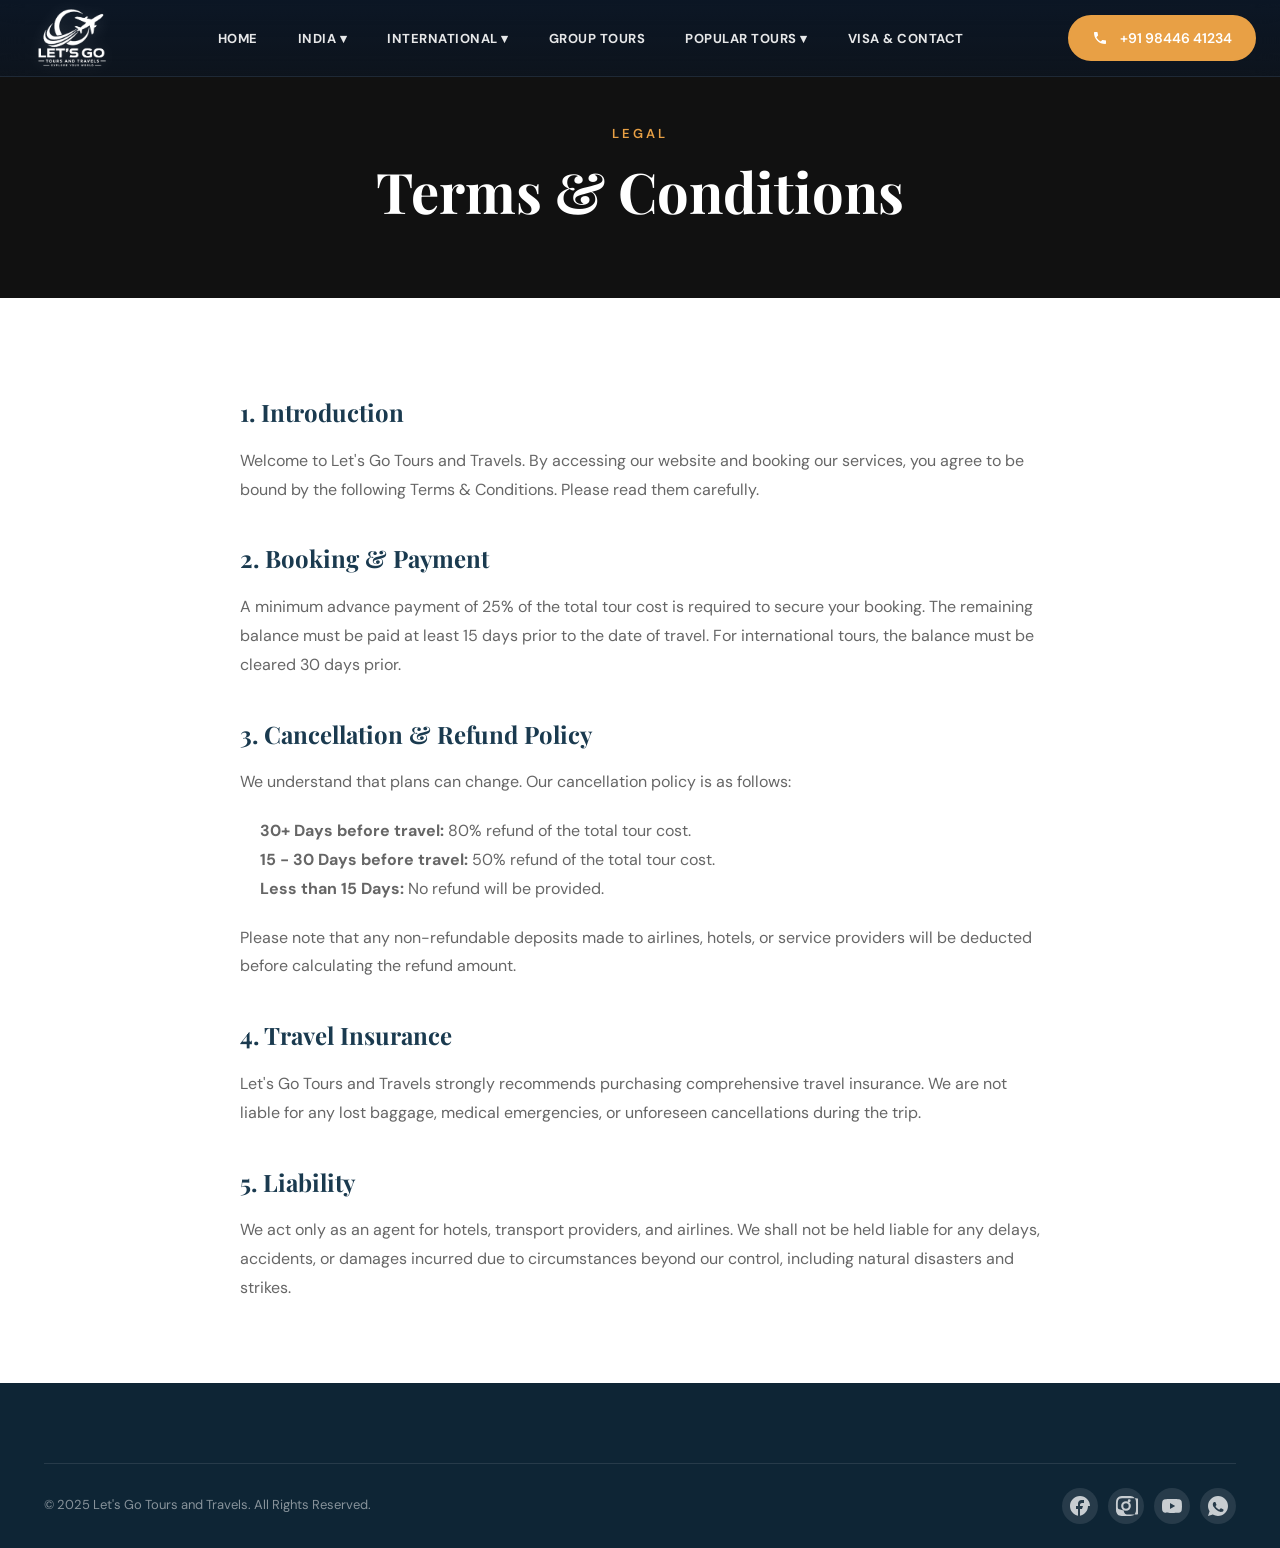
<file: terms.html>
<!DOCTYPE html>
<html lang="en">
<head>
  <meta charset="UTF-8" />
  <meta name="viewport" content="width=device-width, initial-scale=1.0" />
  <title>Terms & Conditions – Let's Go Tours and Travels</title>
  <link rel="preconnect" href="https://fonts.googleapis.com" />
  <link rel="preconnect" href="https://fonts.gstatic.com" crossorigin />
  <link href="https://fonts.googleapis.com/css2?family=Playfair+Display:ital,wght@0,600;0,700;0,800;1,600&family=Lora:ital@0;1&family=DM+Sans:wght@300;400;500;600;700&display=swap" rel="stylesheet" />
  <link rel="stylesheet" href="css/style.css?v=2" />
  <style>
    .terms-section {
      background: var(--white);
      padding: 60px 0;
    }
    .terms-content {
      max-width: 800px;
      margin: 0 auto;
      font-family: 'DM Sans', sans-serif;
      line-height: 1.8;
      color: var(--text-muted);
    }
    .terms-content h2 {
      font-family: 'Playfair Display', serif;
      color: var(--primary);
      margin-top: 40px;
      margin-bottom: 20px;
    }
    .terms-content p {
      margin-bottom: 20px;
    }
    .terms-content ul {
      margin-left: 20px;
      margin-bottom: 20px;
    }
  </style>
</head>
<body>

<!-- NAVBAR -->
<nav class="navbar" id="navbar">
    <div class="nav-inner">
      <a href="index.html" class="nav-logo">
        <img src="lets_go_logo.png?v=4" alt="Let's Go Tours and Travels Logo" class="nav-logo-img">
      </a>

      <ul class="nav-links">
        <li class="nav-item">
          <a href="index.html" class="nav-link">Home</a>
        </li>
        <li class="nav-item">
          <a href="javascript:void(0)" class="nav-link" style="cursor: default;">India ▾</a>
          <div class="mega-dropdown">
            <div class="mega-col">
              <div class="mega-title">South India</div>
              <a href="destination-tours.html?dest=karnataka">Karnataka</a>
              <a href="destination-tours.html?dest=tamilnadu">Tamil Nadu</a>
              <a href="destination-tours.html?dest=kerala">Kerala</a>
              <a href="destination-tours.html?dest=andaman">Andaman</a>
              <a href="destination-tours.html?dest=lakshadweep">Lakshadweep</a>
            </div>
            <div class="mega-col">
              <div class="mega-title">North India</div>
              <a href="destination-tours.html?dest=delhi">Delhi</a>
              <a href="destination-tours.html?dest=uttarpradesh">Uttar Pradesh</a>
              <a href="destination-tours.html?dest=himachal">Himachal Pradesh</a>
              <a href="destination-tours.html?dest=rajasthan">Rajasthan</a>
              <a href="destination-tours.html?dest=kashmir">Jammu Kashmir</a>
            </div>
            <div class="mega-col">
              <div class="mega-title">Other Regions</div>
              <a href="destination-tours.html?dest=northeast">North East India</a>
              <a href="destination-tours.html?dest=goa">West India (Goa)</a>
              <a href="destination-tours.html?dest=central">Central India</a>
            </div>
          </div>
        </li>
        <li class="nav-item">
          <a href="javascript:void(0)" class="nav-link" style="cursor: default;">International ▾</a>
          <div class="mega-dropdown">
            <div class="mega-col">
              <div class="mega-title">Asia & Far East</div>
              <a href="destination-tours.html?dest=srilanka">Sri Lanka</a>
              <a href="destination-tours.html?dest=maldives">Maldives</a>
              <a href="destination-tours.html?dest=thailand">Thailand</a>
              <a href="destination-tours.html?dest=singapore">Singapore</a>
              <a href="destination-tours.html?dest=bali">Bali / Indonesia</a>
            </div>
            <div class="mega-col">
              <div class="mega-title">Middle East</div>
              <a href="destination-tours.html?dest=dubai">Dubai / UAE</a>
              <a href="destination-tours.html?dest=egypt">Egypt</a>
              <a href="destination-tours.html?dest=turkey">Turkey</a>
              <a href="destination-tours.html?dest=uzbekistan">Uzbekistan</a>
            </div>
            <div class="mega-col">
              <div class="mega-title">Other</div>
              <a href="destination-tours.html?dest=europe">Europe</a>
              <a href="destination-tours.html?dest=switzerland">Switzerland</a>
              <a href="destination-tours.html?dest=usa">USA / America</a>
              <a href="destination-tours.html?dest=australia">Australia & NZ</a>
            </div>
          </div>
        </li>
        <li class="nav-item">
          <a href="tours.html?type=group" class="nav-link">Group Tours</a>
        </li>
        <li class="nav-item">
          <a href="javascript:void(0)" class="nav-link" style="cursor: default;">Popular Tours ▾</a>
          <div class="mega-dropdown">
            <div class="mega-col">
              <div class="mega-title">Hill Station</div>
              <a href="destination-tours.html?dest=coorg">Coorg</a>
              <a href="destination-tours.html?dest=ooty">Ooty</a>
              <a href="destination-tours.html?dest=munnar">Munnar</a>
              <a href="destination-tours.html?dest=mahabaleshwar">Mahabaleshwar</a>
            </div>
            <div class="mega-col">
              <div class="mega-title">Snow & Beach</div>
              <a href="destination-tours.html?dest=shimlamanali">Shimla & Manali</a>
              <a href="destination-tours.html?dest=kashmir">Kashmir</a>
              <a href="destination-tours.html?dest=goa">Goa</a>
              <a href="destination-tours.html?dest=pondicherry">Pondicherry</a>
            </div>
            <div class="mega-col">
              <div class="mega-title">Pilgrimage & Weekend</div>
              <a href="destination-tours.html?dest=shirdi">Shirdi</a>
              <a href="destination-tours.html?dest=vaishnodevi">Vaishno Devi</a>
              <a href="destination-tours.html?dest=chardham">Chardham Yatra</a>
              <a href="destination-tours.html?dest=bangalore">Around Bangalore</a>
            </div>
          </div>
        </li>
        <li class="nav-item">
          <a href="contact.html" class="nav-link">Visa & Contact</a>
        </li>
      </ul>

      <div class="nav-contact-group" style="display:flex; align-items:center; gap:12px;">
        
        <a href="contact.html" class="btn btn-primary nav-cta"><svg viewBox="0 0 24 24" width="16" height="16" fill="currentColor" style="vertical-align:middle; margin-right:4px;"><path d="M6.62 10.79c1.44 2.83 3.76 5.14 6.59 6.59l2.2-2.2c.27-.27.67-.36 1.02-.24 1.12.37 2.33.57 3.57.57.55 0 1 .45 1 1V20c0 .55-.45 1-1 1-9.39 0-17-7.61-17-17 0-.55.45-1 1-1h3.5c.55 0 1 .45 1 1 0 1.25.2 2.45.57 3.57.11.35.03.74-.25 1.02l-2.2 2.2z"/></svg> +91 98446 41234</a>
      </div>

      <div class="nav-hamburger" id="hamburger">
        <span></span><span></span><span></span>
      </div>
    </div>
  </nav>

<!-- PAGE HERO -->
<div class="page-hero" style="min-height: 220px; padding: 120px 20px 60px;">
  <div class="page-hero-content">
    <div class="section-label"> Legal</div>
    <h1>Terms & Conditions</h1>
  </div>
</div>

<!-- TERMS CONTENT -->
<section class="terms-section">
  <div class="container">
    <div class="terms-content">
      <h2>1. Introduction</h2>
      <p>Welcome to Let's Go Tours and Travels. By accessing our website and booking our services, you agree to be bound by the following Terms & Conditions. Please read them carefully.</p>

      <h2>2. Booking & Payment</h2>
      <p>A minimum advance payment of 25% of the total tour cost is required to secure your booking. The remaining balance must be paid at least 15 days prior to the date of travel. For international tours, the balance must be cleared 30 days prior.</p>

      <h2 id="refund">3. Cancellation & Refund Policy</h2>
      <p>We understand that plans can change. Our cancellation policy is as follows:</p>
      <ul>
        <li><strong>30+ Days before travel:</strong> 80% refund of the total tour cost.</li>
        <li><strong>15 - 30 Days before travel:</strong> 50% refund of the total tour cost.</li>
        <li><strong>Less than 15 Days:</strong> No refund will be provided.</li>
      </ul>
      <p>Please note that any non-refundable deposits made to airlines, hotels, or service providers will be deducted before calculating the refund amount.</p>

      <h2>4. Travel Insurance</h2>
      <p>Let's Go Tours and Travels strongly recommends purchasing comprehensive travel insurance. We are not liable for any lost baggage, medical emergencies, or unforeseen cancellations during the trip.</p>

      <h2>5. Liability</h2>
      <p>We act only as an agent for hotels, transport providers, and airlines. We shall not be held liable for any delays, accidents, or damages incurred due to circumstances beyond our control, including natural disasters and strikes.</p>
    </div>
  </div>
</section>

<!-- FOOTER -->
<footer>
  <div class="container">
    <div class="footer-bottom">
      <p>© 2025 Let's Go Tours and Travels. All Rights Reserved.</p>
      <div class="social-links">
        <a class="social-link" href="https://facebook.com" target="_blank"><svg viewBox="0 0 24 24" width="24" height="24" fill="currentColor"><path d="M22 12c0-5.52-4.48-10-10-10S2 6.48 2 12c0 4.84 3.44 8.87 8 9.8V15H8v-3h2V9.5C10 7.57 11.57 6 13.5 6H16v3h-2c-1.1 0-2 .9-2 2v1h3l-1 3h-2v6.8c4.56-.93 8-4.96 8-9.8z"/></svg></a>
        <a class="social-link" href="https://instagram.com" target="_blank"><svg viewBox="0 0 24 24" width="24" height="24" fill="currentColor"><path d="M12 2c2.72 0 3.05.01 4.12.06 1.07.05 1.8.22 2.44.47.66.25 1.22.61 1.78 1.17s.92 1.12 1.17 1.78c.25.64.42 1.37.47 2.44.05 1.07.06 1.4.06 4.12s-.01 3.05-.06 4.12c-.05 1.07-.22 1.8-.47 2.44-.25.66-.61 1.22-1.17 1.78s-1.12.92-1.78 1.17c-.64.25-1.37.42-2.44.47-1.07.05-1.4.06-4.12.06s-3.05-.01-4.12-.06c-1.07-.05-1.8-.22-2.44-.47-.66-.25-1.22-.61-1.78-1.17s-.92-1.12-1.17-1.78c-.25-.64-.42-1.37-.47-2.44-.05-1.07-.06-1.4-.06-4.12s.01-3.05.06-4.12c.05-1.07.22-1.8.47-2.44.25-.66.61-1.22 1.17-1.78s1.12-.92 1.78-1.17c.64-.25 1.37-.42 2.44-.47C8.95 2.01 9.28 2 12 2zm0 2.15c-2.67 0-3 .01-4.05.06-.97.04-1.5.21-1.85.35-.47.18-.8.4-1.15.75-.35.35-.57.68-.75 1.15-.14.35-.31.88-.35 1.85-.05 1.05-.06 1.38-.06 4.05s.01 3 06 4.05c.04.97.21 1.5.35 1.85.18.47.4.8.75 1.15.35.35.68.57 1.15.75.35.14.88.31 1.85.35 1.05.05 1.38.06 4.05.06s3-.01 4.05-.06c.97-.04 1.5-.21 1.85-.35.47-.18.8-.4 1.15-.75.35-.35.57-.68.75-1.15.14-.35.31-.88.35-1.85.05-1.05.06-1.38.06-4.05s-.01-3-.06-4.05c-.04-.97-.21-1.5-.35-1.85-.18-.47-.4-.8-.75-1.15-.35-.35-.68-.57-1.15-.75-.35-.14-.88-.31-1.85-.35-1.05-.05-1.38-.06-4.05-.06zM12 7.16A4.84 4.84 0 1012 16.84 4.84 4.84 0 0012 7.16zm0 7.53a2.69 2.69 0 110-5.38 2.69 2.69 0 010 5.38zm3.2-6.53a1.44 1.44 0 110-2.88 1.44 1.44 0 010 2.88z"/></svg></a>
        <a class="social-link" href="https://youtube.com" target="_blank"><svg viewBox="0 0 24 24" width="24" height="24" fill="currentColor"><path d="M21.58 7.19c-.23-.86-.91-1.54-1.77-1.77C18.25 5 12 5 12 5s-6.25 0-7.81.42c-.86.23-1.54.91-1.77 1.77C2 8.75 2 12 2 12s0 3.25.42 4.81c.23.86.91 1.54 1.77 1.77C5.75 19 12 19 12 19s6.25 0 7.81-.42c.86-.23 1.54-.91 1.77-1.77C22 15.25 22 12 22 12s0-3.25-.42-4.81zM10 15V9l5.2 3-5.2 3z"/></svg></a>
        <a class="social-link" href="https://wa.me/919844641234" target="_blank"><svg viewBox="0 0 24 24" width="24" height="24" fill="currentColor"><path d="M12.01 2.01c-5.52 0-9.99 4.47-9.99 9.99 0 1.95.56 3.78 1.55 5.34L2 22l4.81-1.54c1.52.93 3.32 1.47 5.2 1.47 5.52 0 9.99-4.47 9.99-9.99s-4.47-9.99-9.99-9.99zm5.55 14.39c-.23.65-1.11 1.25-1.77 1.41-.53.13-1.21.23-3.41-.68-2.65-1.1-4.36-3.82-4.5-4.01-.13-.19-1.07-1.42-1.07-2.71s.68-1.92.92-2.19c.24-.27.53-.34.71-.34.18 0 .36 0 .52.02.17.02.4.06.63.63.24.58.74 1.83.81 1.96.07.13.11.29.02.48-.09.19-.13.31-.27.46-.13.14-.28.32-.4.43-.13.13-.27.27-.12.53.15.26.68 1.13 1.46 1.83.94.85 1.78 1.13 2.04 1.26.26.13.41.11.57-.08.15-.19.65-.75.83-1.01.18-.26.36-.22.61-.13.25.09 1.57.74 1.84.87.27.13.45.19.52.3.07.11.07.65-.16 1.3z"/></svg></a>
      </div>
    </div>
  </div>
</footer>

</body>
</html>
</file>
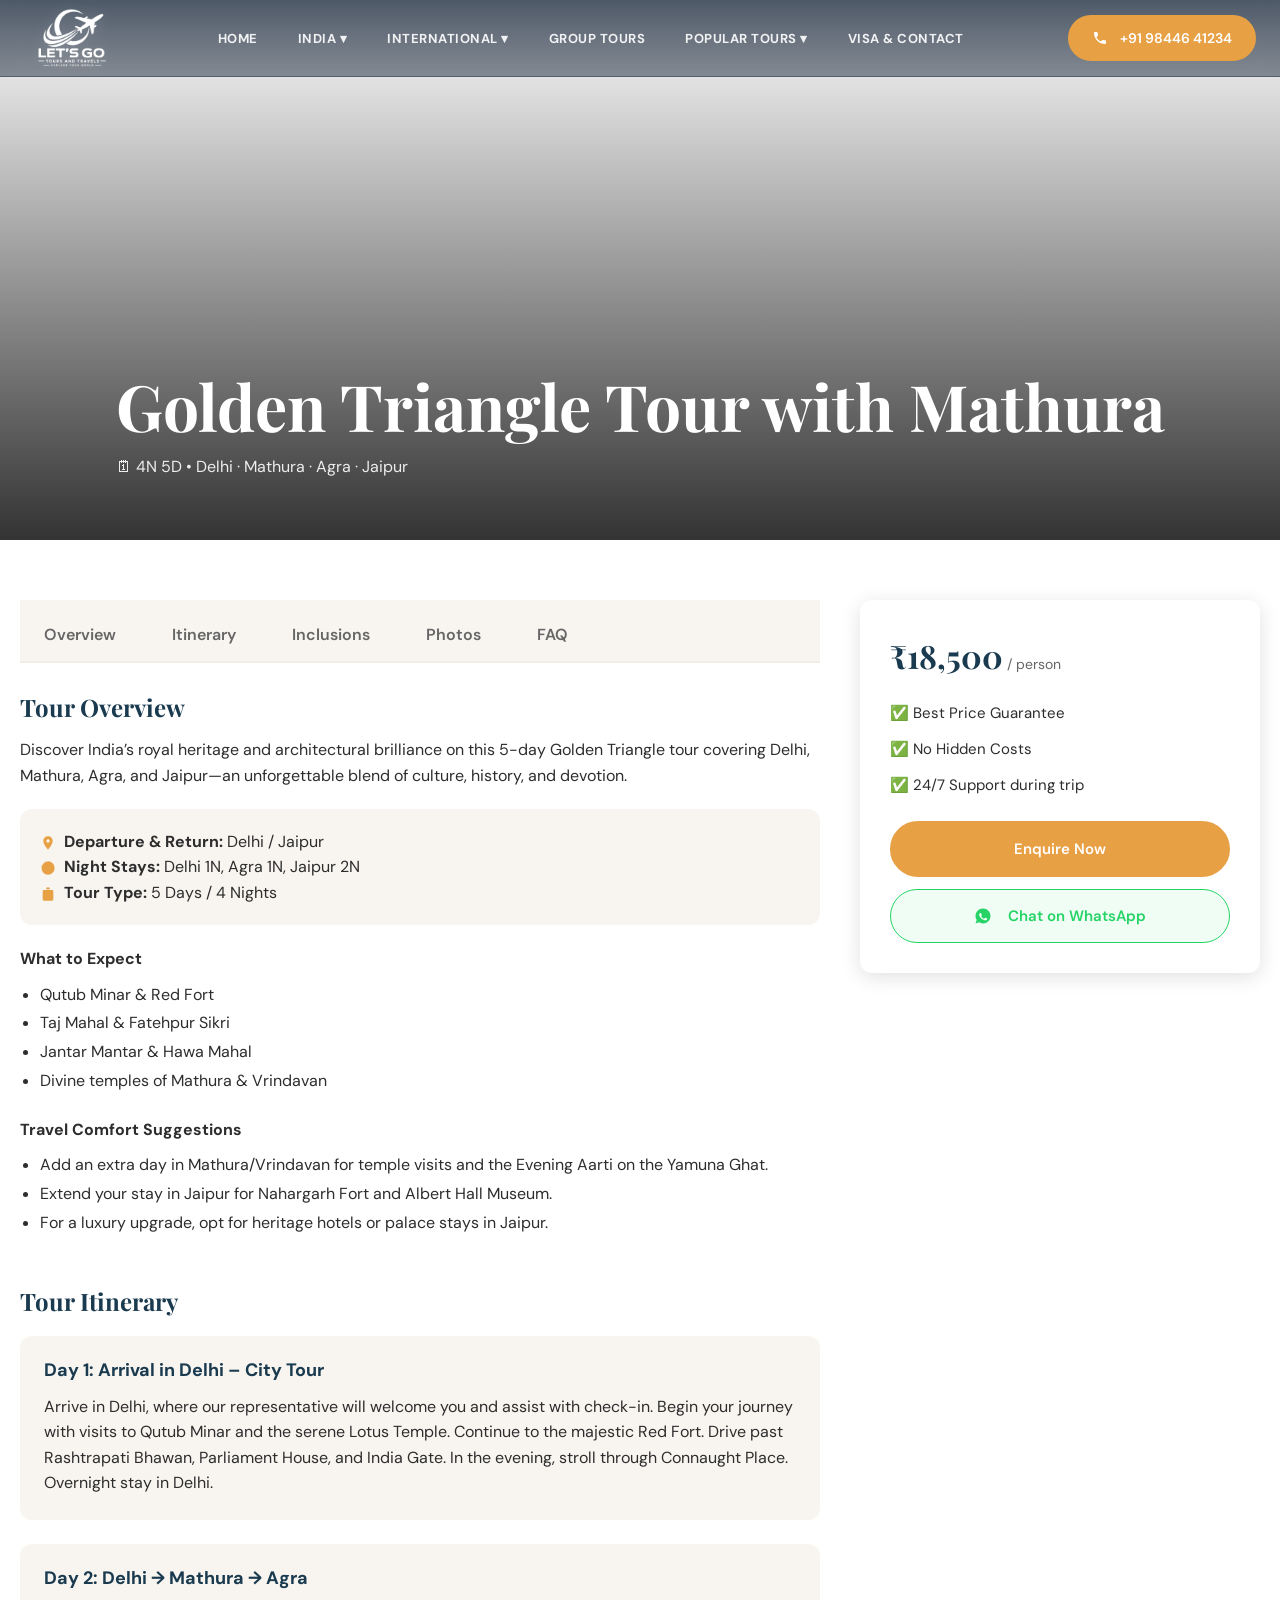
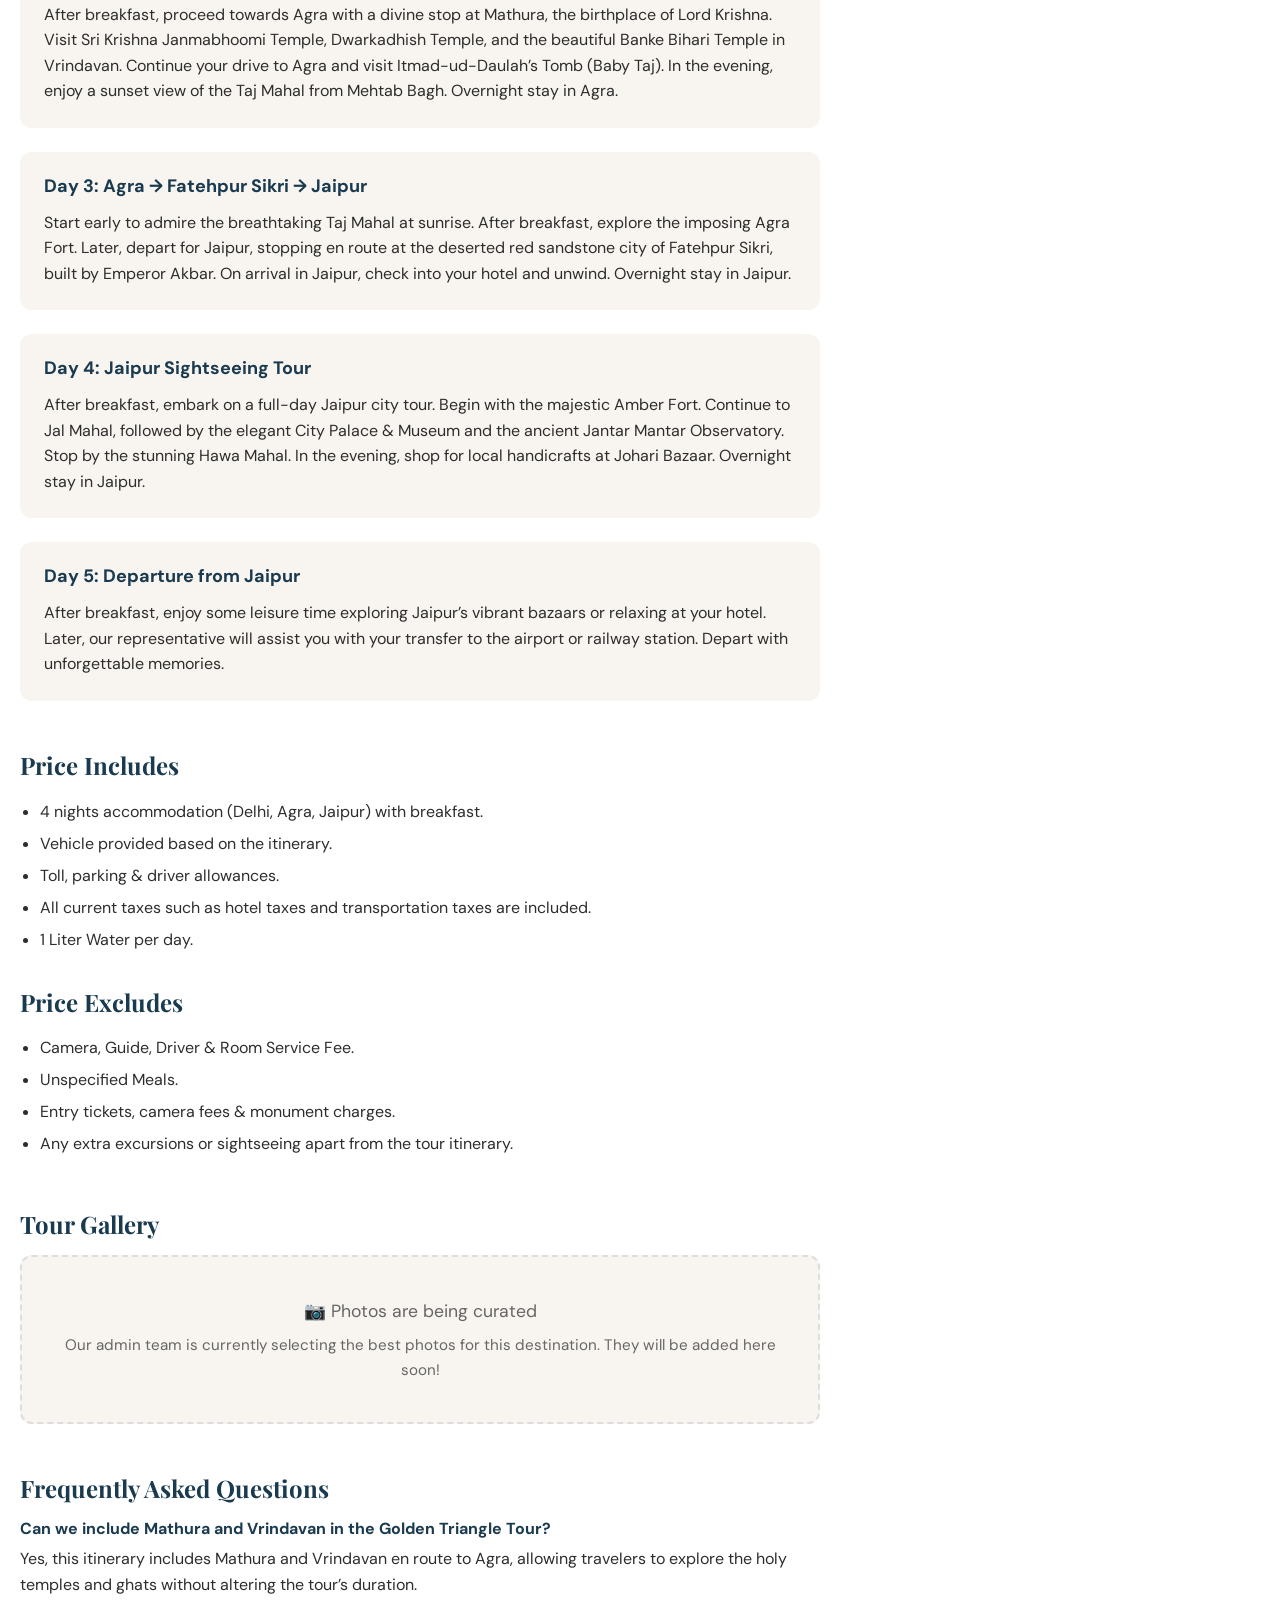
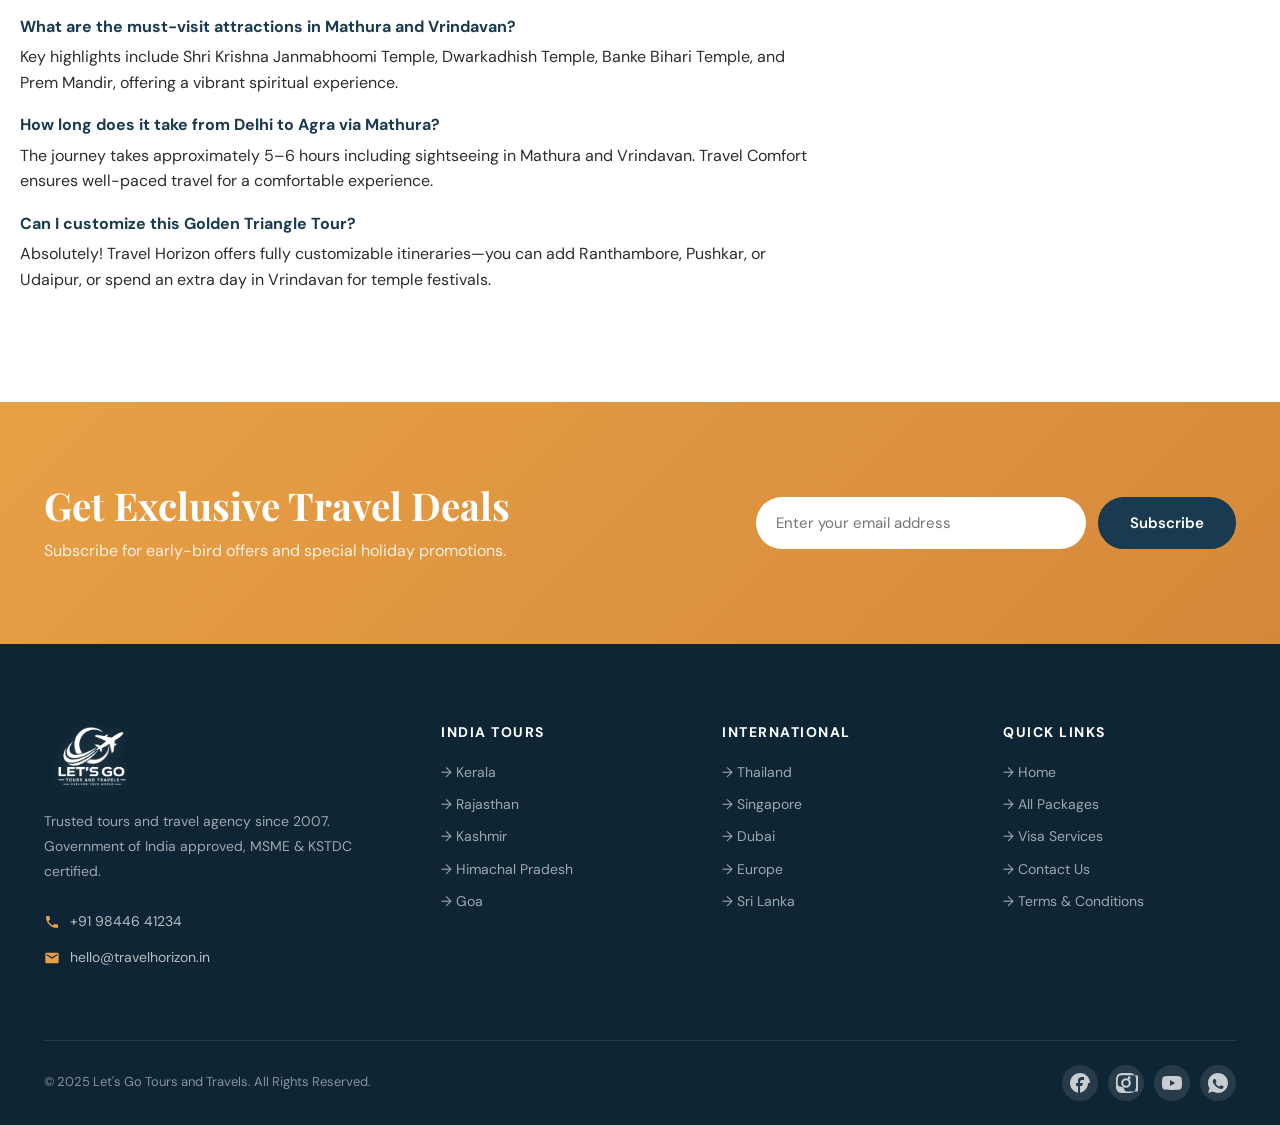
<file: tour-detail.html>
<!DOCTYPE html>
<html lang="en">
<head>
  <meta charset="UTF-8" />
  <meta name="viewport" content="width=device-width, initial-scale=1.0" />
  <title>Tour Packages – Let's Go Tours and Travels</title>
  <meta name="description" content="Browse all domestic and international tour packages from Let's Go Tours and Travels." />
  <link rel="preconnect" href="https://fonts.googleapis.com" />
  <link rel="preconnect" href="https://fonts.gstatic.com" crossorigin />
  <link href="https://fonts.googleapis.com/css2?family=Playfair+Display:ital,wght@0,600;0,700;0,800;1,600&family=Lora:ital@0;1&family=DM+Sans:wght@300;400;500;600;700&display=swap" rel="stylesheet" />
  <link rel="stylesheet" href="css/style.css?v=2" />
</head>
<body>

<!-- NAVBAR -->
<nav class="navbar" id="navbar">
    <div class="nav-inner">
      <a href="index.html" class="nav-logo">
        <img src="lets_go_logo.png?v=4" alt="Let's Go Tours and Travels Logo" class="nav-logo-img">
      </a>

      <ul class="nav-links">
        <li class="nav-item">
          <a href="index.html" class="nav-link">Home</a>
        </li>
        <li class="nav-item">
          <a href="javascript:void(0)" class="nav-link" style="cursor: default;">India ▾</a>
          <div class="mega-dropdown">
            <div class="mega-col">
              <div class="mega-title">South India</div>
              <a href="destination-tours.html?dest=karnataka">Karnataka</a>
              <a href="destination-tours.html?dest=tamilnadu">Tamil Nadu</a>
              <a href="destination-tours.html?dest=kerala">Kerala</a>
              <a href="destination-tours.html?dest=andaman">Andaman</a>
              <a href="destination-tours.html?dest=lakshadweep">Lakshadweep</a>
            </div>
            <div class="mega-col">
              <div class="mega-title">North India</div>
              <a href="destination-tours.html?dest=delhi">Delhi</a>
              <a href="destination-tours.html?dest=uttarpradesh">Uttar Pradesh</a>
              <a href="destination-tours.html?dest=himachal">Himachal Pradesh</a>
              <a href="destination-tours.html?dest=rajasthan">Rajasthan</a>
              <a href="destination-tours.html?dest=kashmir">Jammu Kashmir</a>
            </div>
            <div class="mega-col">
              <div class="mega-title">Other Regions</div>
              <a href="destination-tours.html?dest=northeast">North East India</a>
              <a href="destination-tours.html?dest=goa">West India (Goa)</a>
              <a href="destination-tours.html?dest=central">Central India</a>
            </div>
          </div>
        </li>
        <li class="nav-item">
          <a href="javascript:void(0)" class="nav-link" style="cursor: default;">International ▾</a>
          <div class="mega-dropdown">
            <div class="mega-col">
              <div class="mega-title">Asia & Far East</div>
              <a href="destination-tours.html?dest=srilanka">Sri Lanka</a>
              <a href="destination-tours.html?dest=maldives">Maldives</a>
              <a href="destination-tours.html?dest=thailand">Thailand</a>
              <a href="destination-tours.html?dest=singapore">Singapore</a>
              <a href="destination-tours.html?dest=bali">Bali / Indonesia</a>
            </div>
            <div class="mega-col">
              <div class="mega-title">Middle East</div>
              <a href="destination-tours.html?dest=dubai">Dubai / UAE</a>
              <a href="destination-tours.html?dest=egypt">Egypt</a>
              <a href="destination-tours.html?dest=turkey">Turkey</a>
              <a href="destination-tours.html?dest=uzbekistan">Uzbekistan</a>
            </div>
            <div class="mega-col">
              <div class="mega-title">Other</div>
              <a href="destination-tours.html?dest=europe">Europe</a>
              <a href="destination-tours.html?dest=switzerland">Switzerland</a>
              <a href="destination-tours.html?dest=usa">USA / America</a>
              <a href="destination-tours.html?dest=australia">Australia & NZ</a>
            </div>
          </div>
        </li>
        <li class="nav-item">
          <a href="tours.html?type=group" class="nav-link">Group Tours</a>
        </li>
        <li class="nav-item">
          <a href="javascript:void(0)" class="nav-link" style="cursor: default;">Popular Tours ▾</a>
          <div class="mega-dropdown">
            <div class="mega-col">
              <div class="mega-title">Hill Station</div>
              <a href="destination-tours.html?dest=coorg">Coorg</a>
              <a href="destination-tours.html?dest=ooty">Ooty</a>
              <a href="destination-tours.html?dest=munnar">Munnar</a>
              <a href="destination-tours.html?dest=mahabaleshwar">Mahabaleshwar</a>
            </div>
            <div class="mega-col">
              <div class="mega-title">Snow & Beach</div>
              <a href="destination-tours.html?dest=shimlamanali">Shimla & Manali</a>
              <a href="destination-tours.html?dest=kashmir">Kashmir</a>
              <a href="destination-tours.html?dest=goa">Goa</a>
              <a href="destination-tours.html?dest=pondicherry">Pondicherry</a>
            </div>
            <div class="mega-col">
              <div class="mega-title">Pilgrimage & Weekend</div>
              <a href="destination-tours.html?dest=shirdi">Shirdi</a>
              <a href="destination-tours.html?dest=vaishnodevi">Vaishno Devi</a>
              <a href="destination-tours.html?dest=chardham">Chardham Yatra</a>
              <a href="destination-tours.html?dest=bangalore">Around Bangalore</a>
            </div>
          </div>
        </li>
        <li class="nav-item">
          <a href="contact.html" class="nav-link">Visa & Contact</a>
        </li>
      </ul>

      <div class="nav-contact-group" style="display:flex; align-items:center; gap:12px;">
        
        <a href="contact.html" class="btn btn-primary nav-cta"><svg viewBox="0 0 24 24" width="16" height="16" fill="currentColor" style="vertical-align:middle; margin-right:4px;"><path d="M6.62 10.79c1.44 2.83 3.76 5.14 6.59 6.59l2.2-2.2c.27-.27.67-.36 1.02-.24 1.12.37 2.33.57 3.57.57.55 0 1 .45 1 1V20c0 .55-.45 1-1 1-9.39 0-17-7.61-17-17 0-.55.45-1 1-1h3.5c.55 0 1 .45 1 1 0 1.25.2 2.45.57 3.57.11.35.03.74-.25 1.02l-2.2 2.2z"/></svg> +91 98446 41234</a>
      </div>

      <div class="nav-hamburger" id="hamburger">
        <span></span><span></span><span></span>
      </div>
    </div>
  </nav>

<!-- Mobile Nav -->
<div class="mobile-nav" id="mobileNav">
  <button id="mobileClose" style="position:absolute;top:28px;right:28px;background:none;border:none;color:white;font-size:2rem;cursor:pointer;">✕</button>
  <div class="mobile-nav-links">
    <a href="index.html">Home</a>
    <a href="tours.html">India Tours</a>
    <a href="tours.html">International Tours</a>
    <a href="tours.html">Group Tours</a>
    <a href="tours.html">Popular Packages</a>
    <a href="contact.html">Visa Services</a>
    <a href="contact.html">Contact Us</a>
  </div>
</div>

<!-- ============================
     TOUR DETAIL CONTENT
============================= -->
<section id="tour-hero-bg" class="tour-detail-hero" style="background-image: url('https://images.unsplash.com/photo-1564507592208-027041cb5899?w=1600&q=80');">
  <div class="container">

    <h1 id="tour-title" class="tour-detail-title">Loading Tour Details...</h1>
    <div id="tour-meta" class="tour-detail-meta"> Loading...</div>
  </div>
</section>

<section class="container tour-detail-layout">
  <div class="tour-detail-main">
    <div class="tour-tabs" style="position: sticky; top: 70px; background: var(--off-white); z-index: 100; padding-top: 10px;">
      <a href="#Overview" class="tab-btn active">Overview</a>
      <a href="#Itinerary" class="tab-btn">Itinerary</a>
      <a href="#Inclusions" class="tab-btn">Inclusions</a>
      <a href="#Photos" class="tab-btn">Photos</a>
      <a href="#FAQ" class="tab-btn" id="faqTabBtn">FAQ</a>
    </div>

    <div id="Overview" class="tour-section">
      <h3 class="section-title" style="font-size:24px;">Tour Overview</h3>
      <p id="tour-overview-text" style="margin-bottom:20px;">Loading overview...</p>
      
      <div style="background: var(--off-white); padding: 20px; border-radius: var(--radius); margin-bottom: 24px;">
        <p><strong><svg viewBox="0 0 24 24" width="16" height="16" fill="currentColor" style="vertical-align:middle; margin-right:4px; color:var(--accent);"><path d="M12 2C8.13 2 5 5.13 5 9c0 5.25 7 13 7 13s7-7.75 7-13c0-3.87-3.13-7-7-7zm0 9.5a2.5 2.5 0 010-5 2.5 2.5 0 010 5z"/></svg> Departure & Return:</strong> <span id="tour-departure">Loading...</span></p>
        <p><strong><svg viewBox="0 0 24 24" width="16" height="16" fill="currentColor" style="vertical-align:middle; margin-right:4px; color:var(--accent);"><path d="M12.12 2.12a10 10 0 00-1.52 19.82 10 10 0 01.12-19.82zM12 2a10 10 0 1010 10A10 10 0 0012 2z"/></svg> Night Stays:</strong> <span id="tour-nights">Loading...</span></p>
        <p><strong><svg viewBox="0 0 24 24" width="16" height="16" fill="currentColor" style="vertical-align:middle; margin-right:4px; color:var(--accent);"><path d="M20 8v12c0 1.1-.9 2-2 2H6c-1.1 0-2-.9-2-2V8c0-1.1.9-2 2-2h12c1.1 0 2 .9 2 2zM12 2a3 3 0 00-3 3h6a3 3 0 00-3-3z"/></svg> Tour Type:</strong> <span id="tour-type">Loading...</span></p>
      </div>

      <h4 style="margin-bottom:12px; font-family:'DM Sans', sans-serif;">What to Expect</h4>
      <ul id="tour-expect" style="list-style:disc; padding-left:20px; margin-bottom: 24px; line-height: 1.8;">
      </ul>

      <h4 style="margin-bottom:12px; font-family:'DM Sans', sans-serif;"> Travel Comfort Suggestions</h4>
      <ul id="tour-suggestions" style="list-style:disc; padding-left:20px; margin-bottom: 24px; line-height: 1.8;">
      </ul>
    </div>

    <div id="Itinerary" class="tour-section">
      <h3 class="section-title" style="font-size:24px; margin-bottom: 20px;">Tour Itinerary</h3>
      <div id="tour-itinerary-container">
        <p>Loading itinerary...</p>
      </div>
    </div>

    <div id="Inclusions" class="tour-section">
      <h3 class="section-title" style="font-size:24px; margin-bottom: 16px;">Price Includes</h3>
      <ul id="tour-inclusions" style="list-style:disc; padding-left:20px; line-height:2; margin-bottom: 32px;">
      </ul>

      <h3 class="section-title" style="font-size:24px; margin-bottom: 16px;">Price Excludes</h3>
      <ul id="tour-exclusions" style="list-style:disc; padding-left:20px; line-height:2;">
      </ul>
    </div>

    <div id="Photos" class="tour-section">
      <h3 class="section-title" style="font-size:24px;">Tour Gallery</h3>
      <div id="tour-gallery-container" class="tour-gallery">
        <!-- Photos dynamically injected here -->
      </div>
    </div>

    <div id="FAQ" class="tour-section">
      <h3 class="section-title" style="font-size:24px;">Frequently Asked Questions</h3>
      <div id="tour-faq-container">
        <!-- FAQ will be rendered here dynamically -->
        <p>No FAQs available for this tour.</p>
      </div>
    </div>
  </div>

  <div class="tour-detail-sidebar">
    <div class="sticky-widget">
      <div id="tour-price" class="widget-price">₹--<span> / person</span></div>
      <ul class="widget-features">
        <li>✅ Best Price Guarantee</li>
        <li>✅ No Hidden Costs</li>
        <li>✅ 24/7 Support during trip</li>
      </ul>
      <a href="contact.html" class="btn btn-primary" style="width:100%; justify-content:center; margin-bottom:12px;">Enquire Now</a>
      <a href="https://wa.me/919844641234" id="waBtn" class="btn btn-outline" style="width:100%; justify-content:center; border-color:#25D366; color:#25D366; background: #f0fdf4;"><svg viewBox="0 0 24 24" width="24" height="24" fill="currentColor" style="width:1.2em; height:1.2em; margin-right:8px;"><path d="M12.01 2.01c-5.52 0-9.99 4.47-9.99 9.99 0 1.95.56 3.78 1.55 5.34L2 22l4.81-1.54c1.52.93 3.32 1.47 5.2 1.47 5.52 0 9.99-4.47 9.99-9.99s-4.47-9.99-9.99-9.99zm5.55 14.39c-.23.65-1.11 1.25-1.77 1.41-.53.13-1.21.23-3.41-.68-2.65-1.1-4.36-3.82-4.5-4.01-.13-.19-1.07-1.42-1.07-2.71s.68-1.92.92-2.19c.24-.27.53-.34.71-.34.18 0 .36 0 .52.02.17.02.4.06.63.63.24.58.74 1.83.81 1.96.07.13.11.29.02.48-.09.19-.13.31-.27.46-.13.14-.28.32-.4.43-.13.13-.27.27-.12.53.15.26.68 1.13 1.46 1.83.94.85 1.78 1.13 2.04 1.26.26.13.41.11.57-.08.15-.19.65-.75.83-1.01.18-.26.36-.22.61-.13.25.09 1.57.74 1.84.87.27.13.45.19.52.3.07.11.07.65-.16 1.3z"/></svg> Chat on WhatsApp</a>
    </div>
  </div>
</section>

<script src="js/tourData.js"></script>
<script>
document.addEventListener('DOMContentLoaded', () => {
  const params = new URLSearchParams(window.location.search);
  const pkgId = params.get('pkg') || 'golden-triangle';
  const pkg = tourData[pkgId] || tourData['golden-triangle'];

  document.getElementById('tour-hero-bg').style.backgroundImage = `url('${pkg.heroImage}')`;
  document.getElementById('tour-title').textContent = pkg.title;
  document.getElementById('tour-meta').textContent = pkg.meta;
  document.getElementById('tour-overview-text').textContent = pkg.overviewText;
  document.getElementById('tour-departure').textContent = pkg.departure;
  document.getElementById('tour-nights').textContent = pkg.nights;
  document.getElementById('tour-type').textContent = pkg.type;
  
  const expectList = document.getElementById('tour-expect');
  if (pkg.expect && pkg.expect.length > 0) {
    pkg.expect.forEach(e => {
      let li = document.createElement('li');
      li.textContent = e;
      expectList.appendChild(li);
    });
  } else {
    expectList.innerHTML = '<li>Detailed expectations will be updated shortly.</li>';
  }

  const sugList = document.getElementById('tour-suggestions');
  if (pkg.suggestions && pkg.suggestions.length > 0) {
    pkg.suggestions.forEach(e => {
      let li = document.createElement('li');
      li.textContent = e;
      sugList.appendChild(li);
    });
  } else {
    sugList.innerHTML = '<li>Travel comfort suggestions will be updated by our team.</li>';
  }

  const itinContainer = document.getElementById('tour-itinerary-container');
  itinContainer.innerHTML = '';
  if (pkg.itinerary && pkg.itinerary.length > 0) {
    pkg.itinerary.forEach(i => {
      let div = document.createElement('div');
      div.className = 'itinerary-day';
      div.innerHTML = `<h4>${i.day}</h4><p>${i.desc}</p>`;
      itinContainer.appendChild(div);
    });
  } else {
    itinContainer.innerHTML = '<div class="itinerary-day"><p>Detailed day-wise itinerary will be provided shortly. Please contact us for more information.</p></div>';
  }

  const incList = document.getElementById('tour-inclusions');
  if (pkg.inclusions && pkg.inclusions.length > 0) {
    pkg.inclusions.forEach(e => {
      let li = document.createElement('li');
      li.textContent = e;
      incList.appendChild(li);
    });
  } else {
    incList.innerHTML = '<li>Inclusions to be updated by admin.</li>';
  }

  const excList = document.getElementById('tour-exclusions');
  if (pkg.exclusions && pkg.exclusions.length > 0) {
    pkg.exclusions.forEach(e => {
      let li = document.createElement('li');
      li.textContent = e;
      excList.appendChild(li);
    });
  } else {
    excList.innerHTML = '<li>Exclusions to be updated by admin.</li>';
  }

  const faqContainer = document.getElementById('tour-faq-container');
  if (pkg.faq && pkg.faq.length > 0) {
    faqContainer.innerHTML = '';
    pkg.faq.forEach(f => {
      let div = document.createElement('div');
      div.style.marginBottom = '20px';
      div.innerHTML = `
        <h4 style="font-family:'DM Sans', sans-serif; color:var(--primary); margin-bottom:8px;">${f.q}</h4>
        <p>${f.a}</p>
      `;
      faqContainer.appendChild(div);
    });
  } else {
    faqContainer.innerHTML = '<p>No FAQs added yet. If you have questions, feel free to contact our support team!</p>';
    const faqBtn = document.getElementById('faqTabBtn');
    if (faqBtn) faqBtn.style.display = 'inline-block';
    const faqPane = document.getElementById('FAQ');
    if (faqPane) faqPane.style.display = 'block';
  }

  // Populate Gallery Placeholder
  const galleryContainer = document.getElementById('tour-gallery-container');
  if (galleryContainer) {
    galleryContainer.innerHTML = `
      <div style="grid-column: 1 / -1; background: var(--off-white); padding: 40px; text-align: center; border-radius: var(--radius); color: var(--text-muted); border: 2px dashed #ddd;">
        <p style="font-size: 1.1rem; margin-bottom: 8px;">📷 Photos are being curated</p>
        <p style="font-size: 0.95rem;">Our admin team is currently selecting the best photos for this destination. They will be added here soon!</p>
      </div>
    `;
  }

  document.getElementById('tour-price').innerHTML = `${pkg.price}<span> / person</span>`;

  // Update WhatsApp link with package specific message
  const waBtn = document.getElementById('waBtn');
  if (waBtn) {
    const text = encodeURIComponent(`Hello Let's Go Tours and Travels! I am interested in booking the "${pkg.title}" package.`);
    waBtn.href = `https://wa.me/919844641234?text=${text}`;
  }

  // Scroll Spy for Tabs
  const sections = document.querySelectorAll('.tour-section');
  const navLinks = document.querySelectorAll('.tour-tabs .tab-btn');
  
  window.addEventListener('scroll', () => {
    let current = '';
    sections.forEach(section => {
      const sectionTop = section.offsetTop;
      if (window.scrollY >= sectionTop - 150) {
        current = section.getAttribute('id');
      }
    });

    navLinks.forEach(link => {
      link.classList.remove('active');
      if (current && link.getAttribute('href').includes(current)) {
        link.classList.add('active');
      }
    });
  });

  // Smooth scroll click
  navLinks.forEach(link => {
    link.addEventListener('click', function(e) {
      e.preventDefault();
      const targetId = this.getAttribute('href').substring(1);
      const targetSection = document.getElementById(targetId);
      if (targetSection) {
        window.scrollTo({
          top: targetSection.offsetTop - 100,
          behavior: 'smooth'
        });
      }
    });
  });
});
</script>

<!-- Newsletter -->
<section class="newsletter">
  <div class="container">
    <div class="newsletter-inner">
      <div class="newsletter-text">
        <h2>Get Exclusive Travel Deals </h2>
        <p>Subscribe for early-bird offers and special holiday promotions.</p>
      </div>
      <form class="newsletter-form" id="nlForm">
        <input type="email" placeholder="Enter your email address" required />
        <button class="btn" type="submit">Subscribe </button>
      </form>
    </div>
  </div>
</section>

<!-- FOOTER -->
<footer>
  <div class="container">
    <div class="footer-grid">
      <div class="footer-brand">
        <div class="nav-logo">
          <img src="lets_go_logo.png?v=4" alt="Let's Go Tours and Travels Logo" class="nav-logo-img">
        </div>
        <p class="footer-desc">Trusted tours and travel agency since 2007. Government of India approved, MSME & KSTDC certified.</p>
        <div class="footer-contact-item"><span class="icon"><svg viewBox="0 0 24 24" fill="currentColor" style="width:1em;height:1em;vertical-align:middle;color:var(--accent);"><path d="M6.62 10.79c1.44 2.83 3.76 5.14 6.59 6.59l2.2-2.2c.27-.27.67-.36 1.02-.24 1.12.37 2.33.57 3.57.57.55 0 1 .45 1 1V20c0 .55-.45 1-1 1-9.39 0-17-7.61-17-17 0-.55.45-1 1-1h3.5c.55 0 1 .45 1 1 0 1.25.2 2.45.57 3.57.11.35.03.74-.25 1.02l-2.2 2.2z"/></svg></span> +91 98446 41234</div>
        <div class="footer-contact-item"><span class="icon"><svg viewBox="0 0 24 24" fill="currentColor" style="width:1em;height:1em;vertical-align:middle;color:var(--accent);"><path d="M20 4H4c-1.1 0-1.99.9-1.99 2L2 18c0 1.1.9 2 2 2h16c1.1 0 2-.9 2-2V6c0-1.1-.9-2-2-2zm0 4l-8 5-8-5V6l8 5 8-5v2z"/></svg></span> hello@travelhorizon.in</div>
      </div>
      <div class="footer-col">
        <h4>India Tours</h4>
        <ul class="footer-links">
          <li><a href="tours.html">→ Kerala</a></li>
          <li><a href="tours.html">→ Rajasthan</a></li>
          <li><a href="tours.html">→ Kashmir</a></li>
          <li><a href="tours.html">→ Himachal Pradesh</a></li>
          <li><a href="tours.html">→ Goa</a></li>
        </ul>
      </div>
      <div class="footer-col">
        <h4>International</h4>
        <ul class="footer-links">
          <li><a href="tours.html">→ Thailand</a></li>
          <li><a href="tours.html">→ Singapore</a></li>
          <li><a href="tours.html">→ Dubai</a></li>
          <li><a href="tours.html">→ Europe</a></li>
          <li><a href="tours.html">→ Sri Lanka</a></li>
        </ul>
      </div>
      <div class="footer-col">
        <h4>Quick Links</h4>
        <ul class="footer-links">
          <li><a href="index.html">→ Home</a></li>
          <li><a href="tours.html">→ All Packages</a></li>
          <li><a href="contact.html">→ Visa Services</a></li>
          <li><a href="contact.html">→ Contact Us</a></li>
          <li><a href="terms.html">→ Terms & Conditions</a></li>
        </ul>
      </div>
    </div>
    <div class="footer-bottom">
      <p>© 2025 Let's Go Tours and Travels. All Rights Reserved.</p>
      <div class="social-links">
        <a class="social-link" href="https://facebook.com" target="_blank"><svg viewBox="0 0 24 24" width="24" height="24" fill="currentColor"><path d="M22 12c0-5.52-4.48-10-10-10S2 6.48 2 12c0 4.84 3.44 8.87 8 9.8V15H8v-3h2V9.5C10 7.57 11.57 6 13.5 6H16v3h-2c-1.1 0-2 .9-2 2v1h3l-1 3h-2v6.8c4.56-.93 8-4.96 8-9.8z"/></svg></a>
        <a class="social-link" href="https://instagram.com" target="_blank"><svg viewBox="0 0 24 24" width="24" height="24" fill="currentColor"><path d="M12 2c2.72 0 3.05.01 4.12.06 1.07.05 1.8.22 2.44.47.66.25 1.22.61 1.78 1.17s.92 1.12 1.17 1.78c.25.64.42 1.37.47 2.44.05 1.07.06 1.4.06 4.12s-.01 3.05-.06 4.12c-.05 1.07-.22 1.8-.47 2.44-.25.66-.61 1.22-1.17 1.78s-1.12.92-1.78 1.17c-.64.25-1.37.42-2.44.47-1.07.05-1.4.06-4.12.06s-3.05-.01-4.12-.06c-1.07-.05-1.8-.22-2.44-.47-.66-.25-1.22-.61-1.78-1.17s-.92-1.12-1.17-1.78c-.25-.64-.42-1.37-.47-2.44-.05-1.07-.06-1.4-.06-4.12s.01-3.05.06-4.12c.05-1.07.22-1.8.47-2.44.25-.66.61-1.22 1.17-1.78s1.12-.92 1.78-1.17c.64-.25 1.37-.42 2.44-.47C8.95 2.01 9.28 2 12 2zm0 2.15c-2.67 0-3 .01-4.05.06-.97.04-1.5.21-1.85.35-.47.18-.8.4-1.15.75-.35.35-.57.68-.75 1.15-.14.35-.31.88-.35 1.85-.05 1.05-.06 1.38-.06 4.05s.01 3 06 4.05c.04.97.21 1.5.35 1.85.18.47.4.8.75 1.15.35.35.68.57 1.15.75.35.14.88.31 1.85.35 1.05.05 1.38.06 4.05.06s3-.01 4.05-.06c.97-.04 1.5-.21 1.85-.35.47-.18.8-.4 1.15-.75.35-.35.57-.68.75-1.15.14-.35.31-.88.35-1.85.05-1.05.06-1.38.06-4.05s-.01-3-.06-4.05c-.04-.97-.21-1.5-.35-1.85-.18-.47-.4-.8-.75-1.15-.35-.35-.68-.57-1.15-.75-.35-.14-.88-.31-1.85-.35-1.05-.05-1.38-.06-4.05-.06zM12 7.16A4.84 4.84 0 1012 16.84 4.84 4.84 0 0012 7.16zm0 7.53a2.69 2.69 0 110-5.38 2.69 2.69 0 010 5.38zm3.2-6.53a1.44 1.44 0 110-2.88 1.44 1.44 0 010 2.88z"/></svg></a>
        <a class="social-link" href="https://youtube.com" target="_blank"><svg viewBox="0 0 24 24" width="24" height="24" fill="currentColor"><path d="M21.58 7.19c-.23-.86-.91-1.54-1.77-1.77C18.25 5 12 5 12 5s-6.25 0-7.81.42c-.86.23-1.54.91-1.77 1.77C2 8.75 2 12 2 12s0 3.25.42 4.81c.23.86.91 1.54 1.77 1.77C5.75 19 12 19 12 19s6.25 0 7.81-.42c.86-.23 1.54-.91 1.77-1.77C22 15.25 22 12 22 12s0-3.25-.42-4.81zM10 15V9l5.2 3-5.2 3z"/></svg></a>
        <a class="social-link" href="https://wa.me/919844641234" target="_blank"><svg viewBox="0 0 24 24" width="24" height="24" fill="currentColor"><path d="M12.01 2.01c-5.52 0-9.99 4.47-9.99 9.99 0 1.95.56 3.78 1.55 5.34L2 22l4.81-1.54c1.52.93 3.32 1.47 5.2 1.47 5.52 0 9.99-4.47 9.99-9.99s-4.47-9.99-9.99-9.99zm5.55 14.39c-.23.65-1.11 1.25-1.77 1.41-.53.13-1.21.23-3.41-.68-2.65-1.1-4.36-3.82-4.5-4.01-.13-.19-1.07-1.42-1.07-2.71s.68-1.92.92-2.19c.24-.27.53-.34.71-.34.18 0 .36 0 .52.02.17.02.4.06.63.63.24.58.74 1.83.81 1.96.07.13.11.29.02.48-.09.19-.13.31-.27.46-.13.14-.28.32-.4.43-.13.13-.27.27-.12.53.15.26.68 1.13 1.46 1.83.94.85 1.78 1.13 2.04 1.26.26.13.41.11.57-.08.15-.19.65-.75.83-1.01.18-.26.36-.22.61-.13.25.09 1.57.74 1.84.87.27.13.45.19.52.3.07.11.07.65-.16 1.3z"/></svg></a>
      </div>
    </div>
  </div>
</footer>

<div class="back-to-top" id="backToTop">↑</div>
<script src="js/main.js"></script>
</body>
</html>
</file>
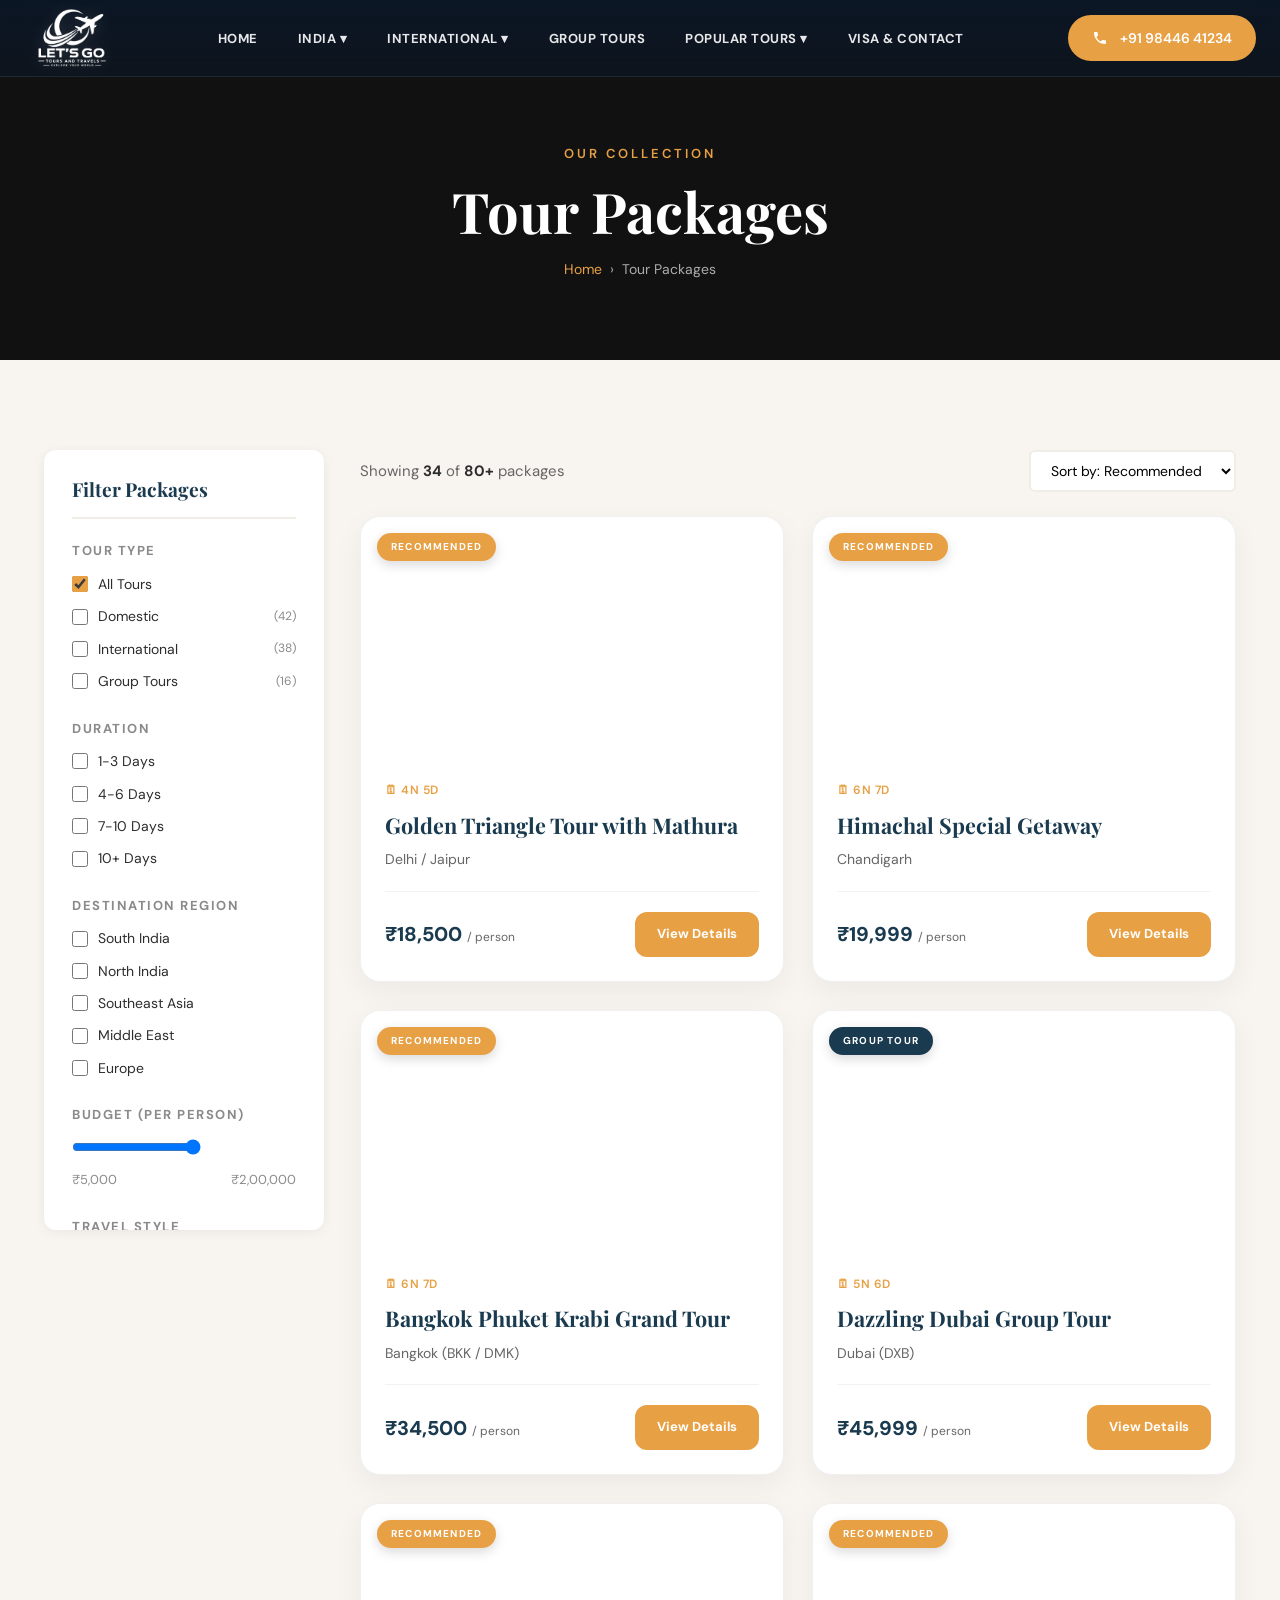
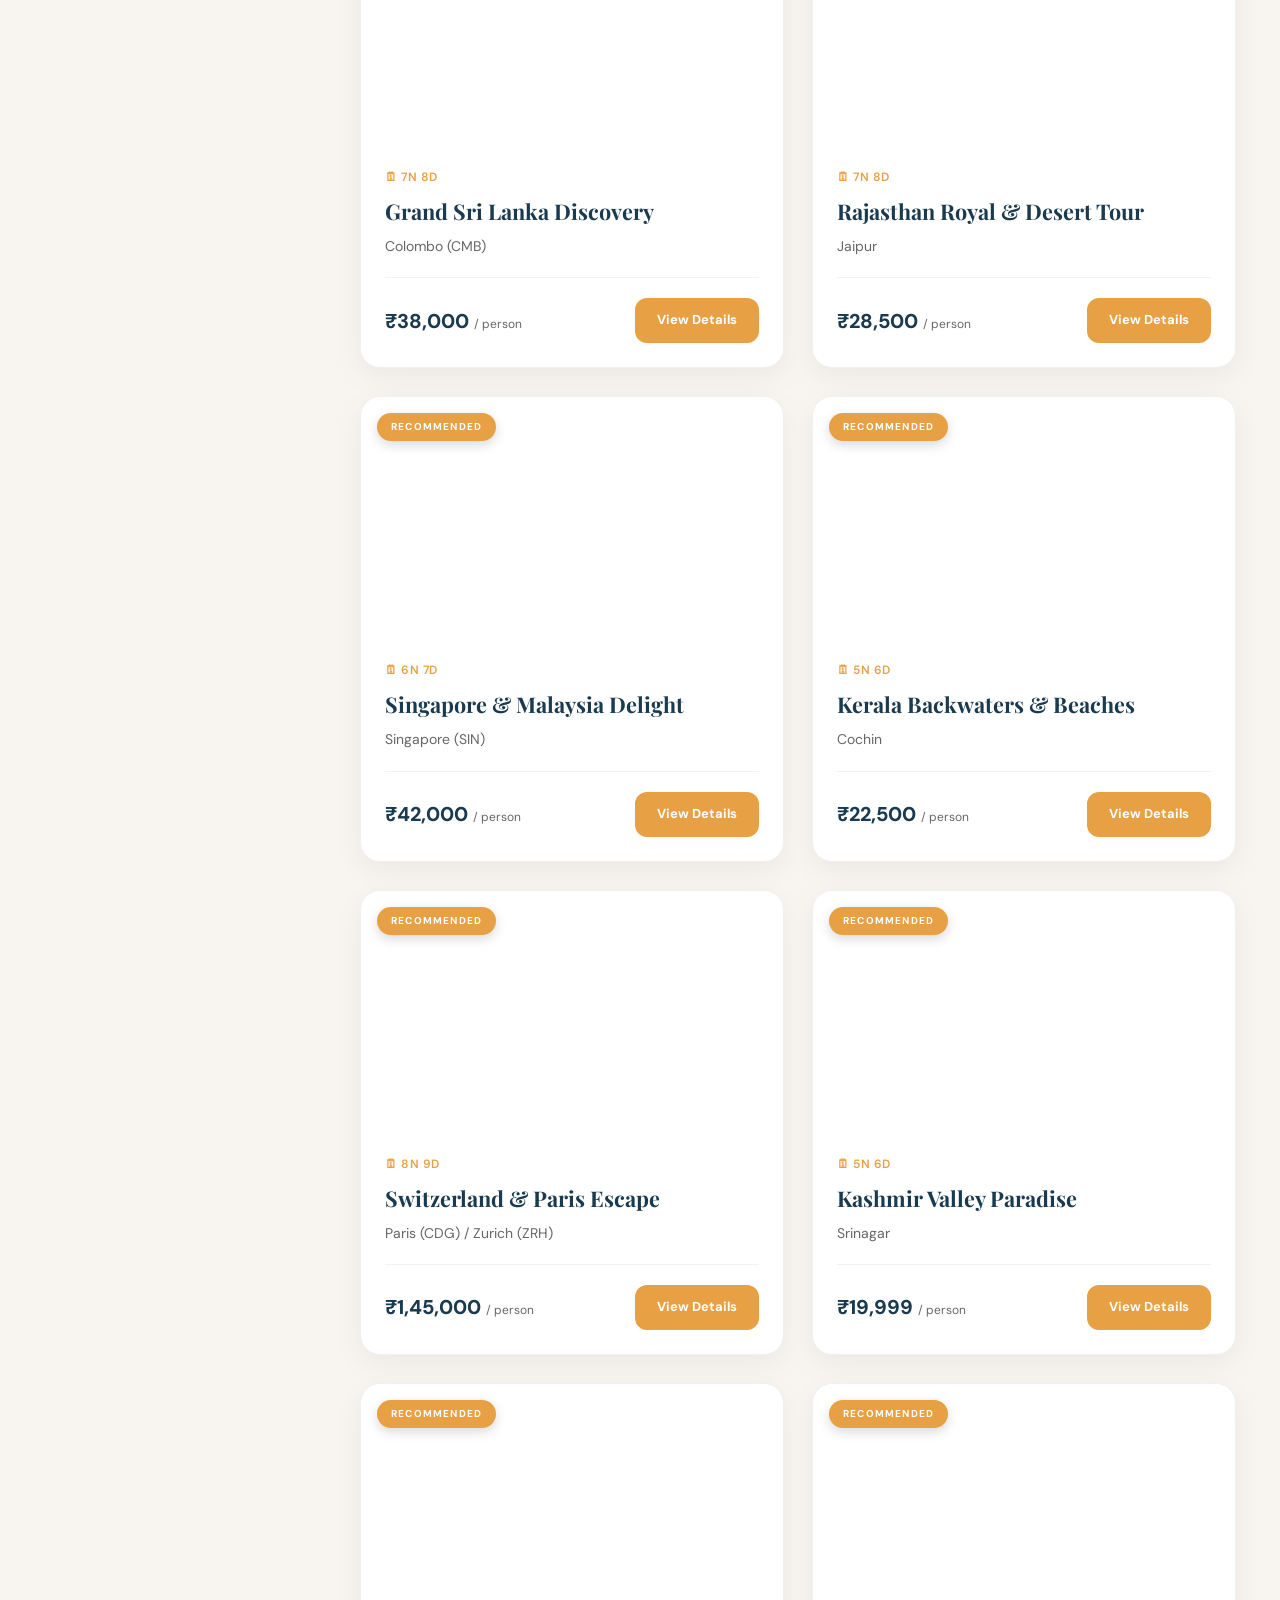
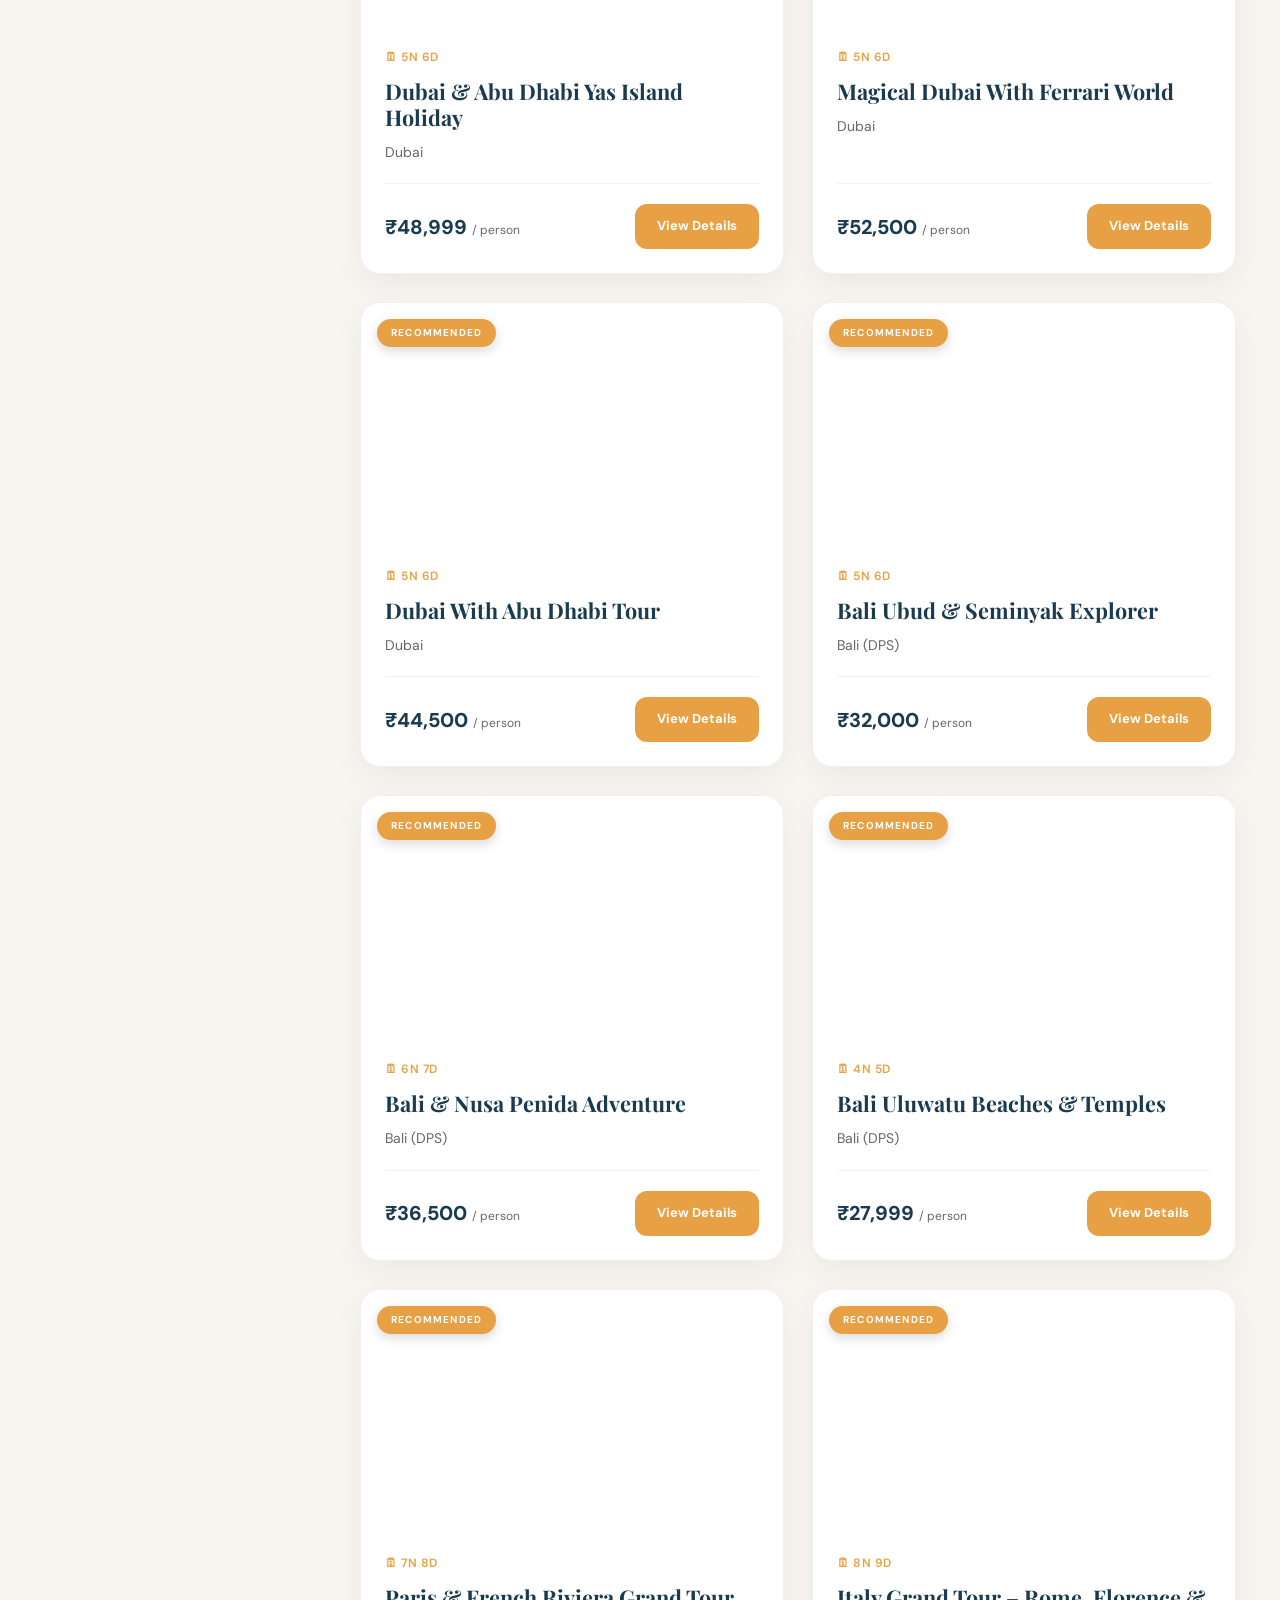
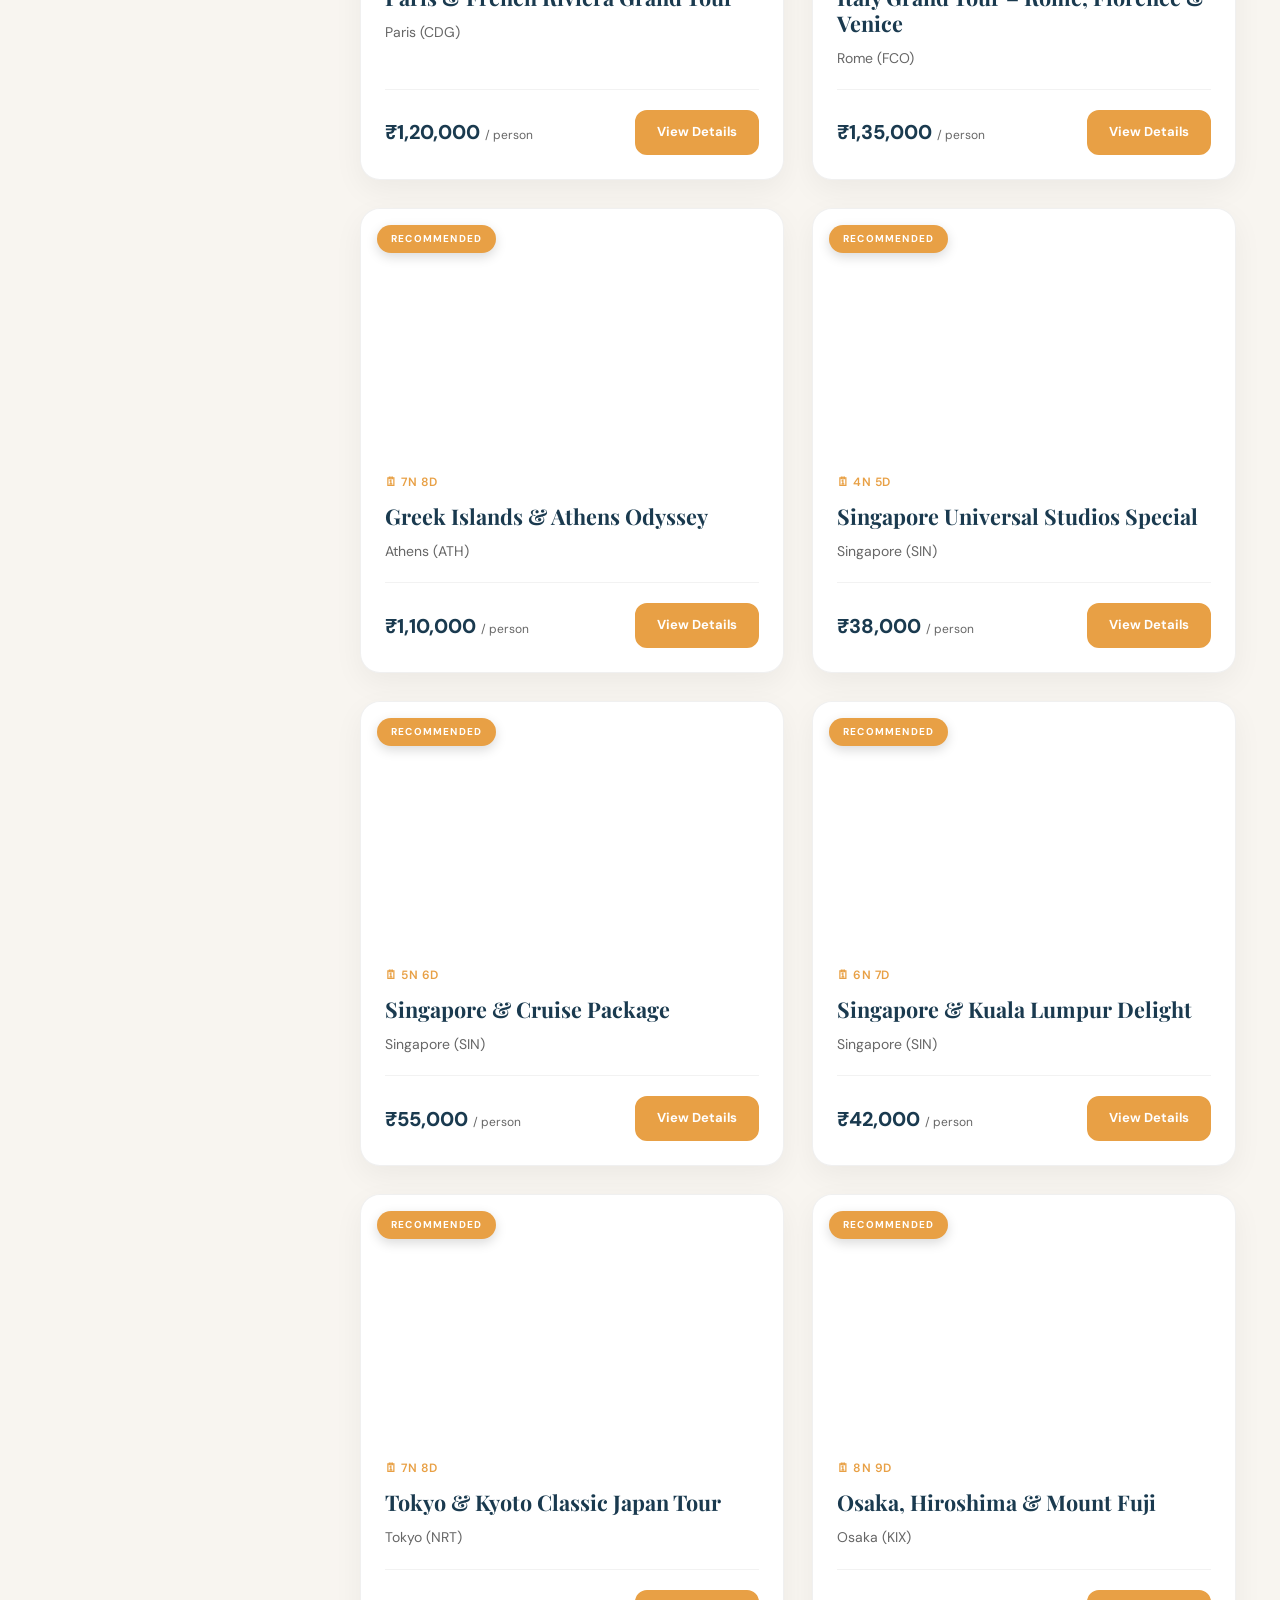
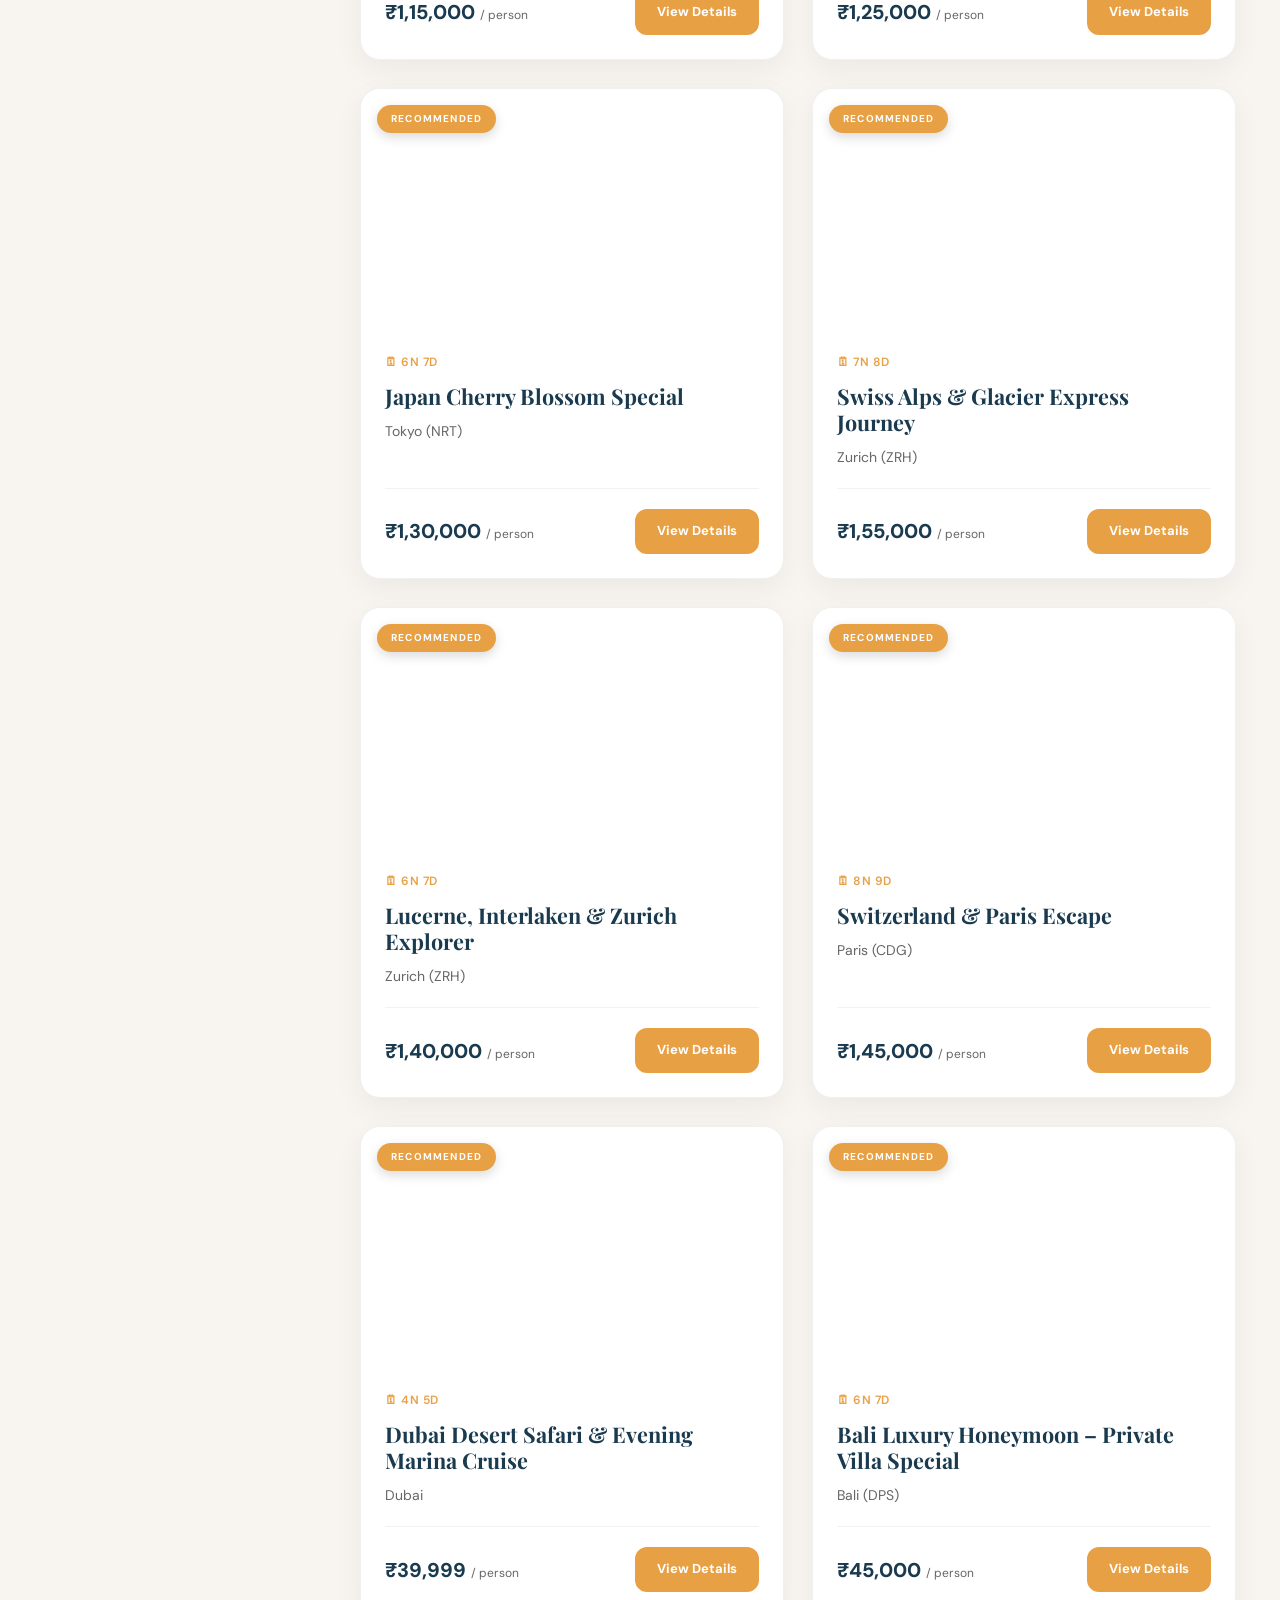
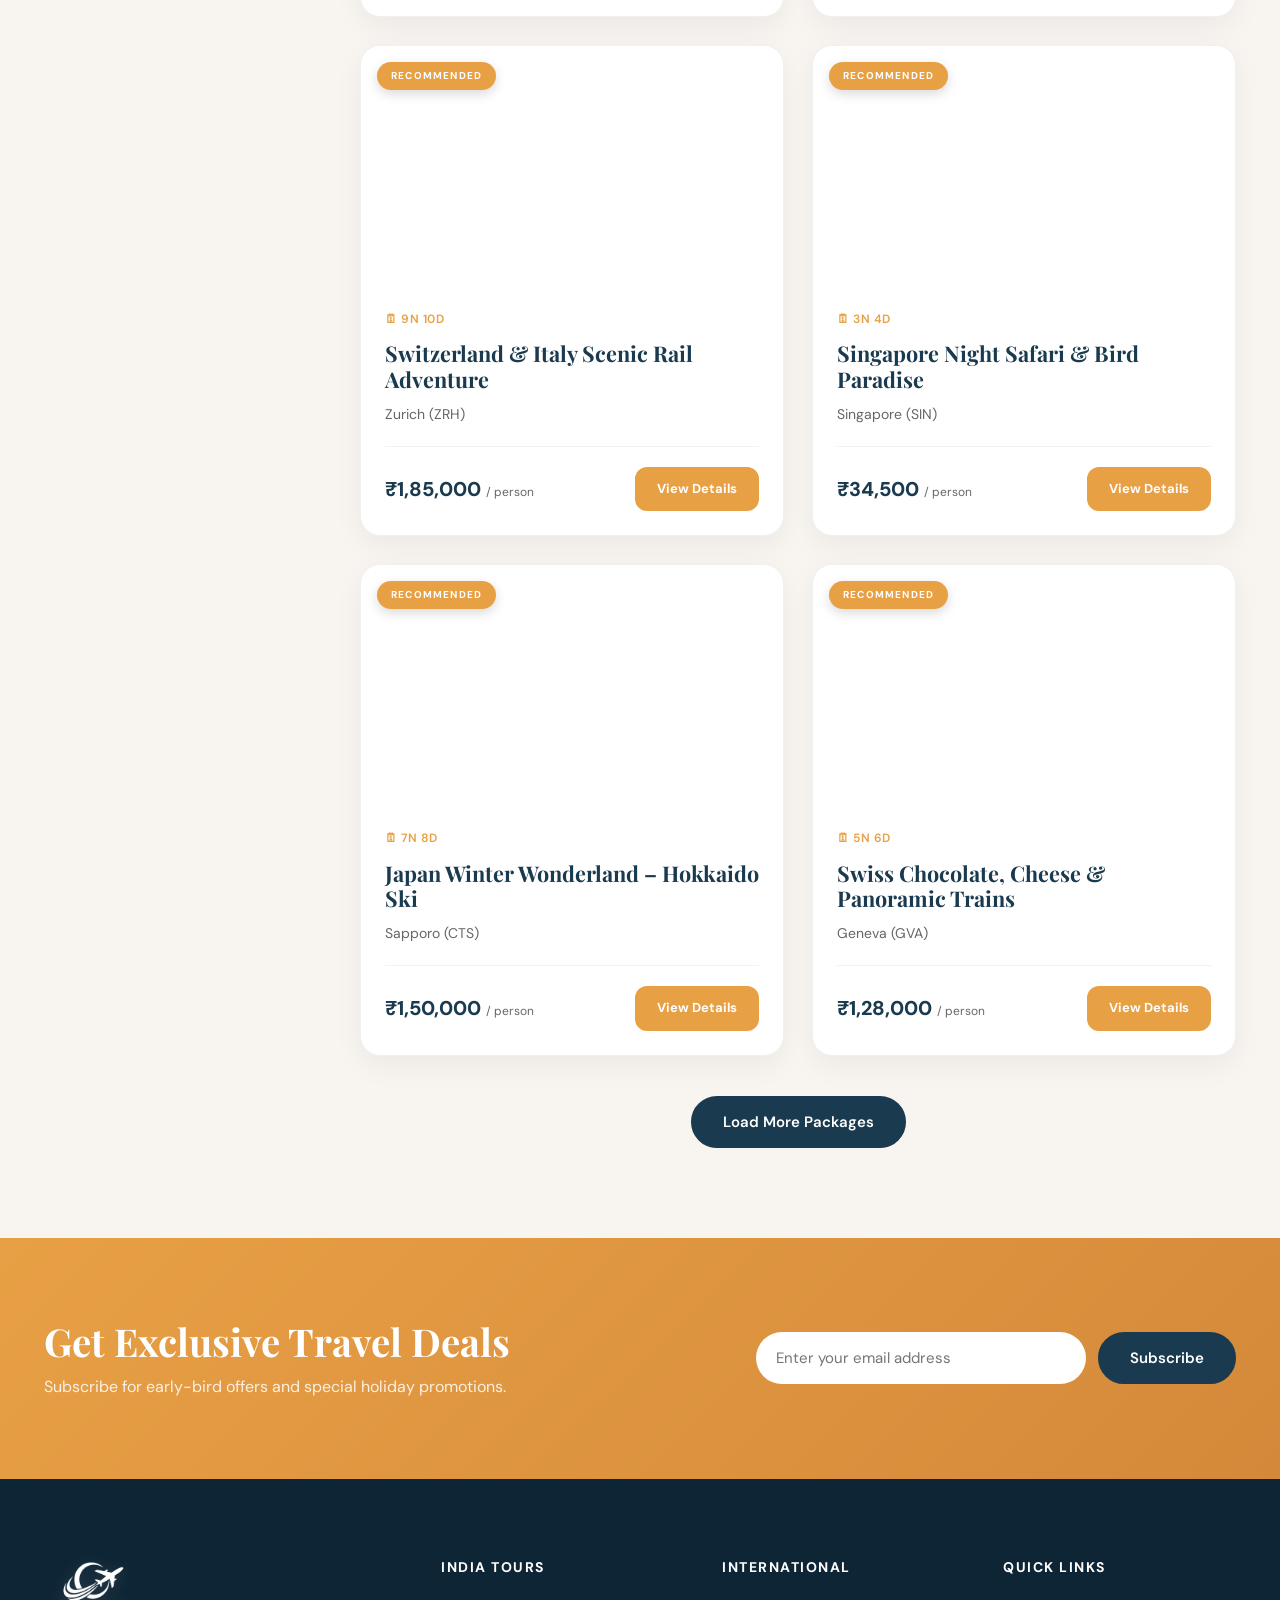
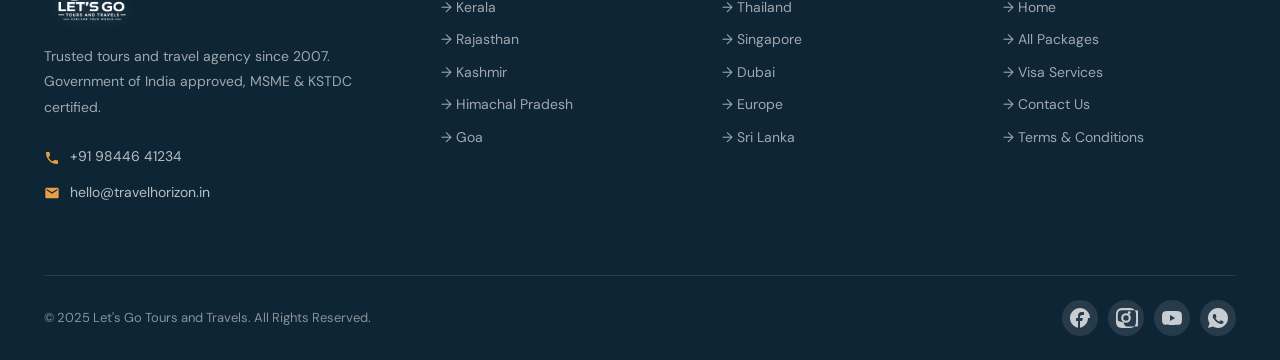
<file: tours.html>
<!DOCTYPE html>
<html lang="en">
<head>
  <meta charset="UTF-8" />
  <meta name="viewport" content="width=device-width, initial-scale=1.0" />
  <title>Tour Packages – Let's Go Tours and Travels</title>
  <meta name="description" content="Browse all domestic and international tour packages from Let's Go Tours and Travels." />
  <link rel="preconnect" href="https://fonts.googleapis.com" />
  <link rel="preconnect" href="https://fonts.gstatic.com" crossorigin />
  <link href="https://fonts.googleapis.com/css2?family=Playfair+Display:ital,wght@0,600;0,700;0,800;1,600&family=Lora:ital@0;1&family=DM+Sans:wght@300;400;500;600;700&display=swap" rel="stylesheet" />
  <link rel="stylesheet" href="css/style.css?v=2" />
</head>
<body>

<!-- NAVBAR -->
<nav class="navbar" id="navbar">
    <div class="nav-inner">
      <a href="index.html" class="nav-logo">
        <img src="lets_go_logo.png?v=4" alt="Let's Go Tours and Travels Logo" class="nav-logo-img">
      </a>

      <ul class="nav-links">
        <li class="nav-item">
          <a href="index.html" class="nav-link">Home</a>
        </li>
        <li class="nav-item">
          <a href="javascript:void(0)" class="nav-link" style="cursor: default;">India ▾</a>
          <div class="mega-dropdown">
            <div class="mega-col">
              <div class="mega-title">South India</div>
              <a href="destination-tours.html?dest=karnataka">Karnataka</a>
              <a href="destination-tours.html?dest=tamilnadu">Tamil Nadu</a>
              <a href="destination-tours.html?dest=kerala">Kerala</a>
              <a href="destination-tours.html?dest=andaman">Andaman</a>
              <a href="destination-tours.html?dest=lakshadweep">Lakshadweep</a>
            </div>
            <div class="mega-col">
              <div class="mega-title">North India</div>
              <a href="destination-tours.html?dest=delhi">Delhi</a>
              <a href="destination-tours.html?dest=uttarpradesh">Uttar Pradesh</a>
              <a href="destination-tours.html?dest=himachal">Himachal Pradesh</a>
              <a href="destination-tours.html?dest=rajasthan">Rajasthan</a>
              <a href="destination-tours.html?dest=kashmir">Jammu Kashmir</a>
            </div>
            <div class="mega-col">
              <div class="mega-title">Other Regions</div>
              <a href="destination-tours.html?dest=northeast">North East India</a>
              <a href="destination-tours.html?dest=goa">West India (Goa)</a>
              <a href="destination-tours.html?dest=central">Central India</a>
            </div>
          </div>
        </li>
        <li class="nav-item">
          <a href="javascript:void(0)" class="nav-link" style="cursor: default;">International ▾</a>
          <div class="mega-dropdown">
            <div class="mega-col">
              <div class="mega-title">Asia & Far East</div>
              <a href="destination-tours.html?dest=srilanka">Sri Lanka</a>
              <a href="destination-tours.html?dest=maldives">Maldives</a>
              <a href="destination-tours.html?dest=thailand">Thailand</a>
              <a href="destination-tours.html?dest=singapore">Singapore</a>
              <a href="destination-tours.html?dest=bali">Bali / Indonesia</a>
            </div>
            <div class="mega-col">
              <div class="mega-title">Middle East</div>
              <a href="destination-tours.html?dest=dubai">Dubai / UAE</a>
              <a href="destination-tours.html?dest=egypt">Egypt</a>
              <a href="destination-tours.html?dest=turkey">Turkey</a>
              <a href="destination-tours.html?dest=uzbekistan">Uzbekistan</a>
            </div>
            <div class="mega-col">
              <div class="mega-title">Other</div>
              <a href="destination-tours.html?dest=europe">Europe</a>
              <a href="destination-tours.html?dest=switzerland">Switzerland</a>
              <a href="destination-tours.html?dest=usa">USA / America</a>
              <a href="destination-tours.html?dest=australia">Australia & NZ</a>
            </div>
          </div>
        </li>
        <li class="nav-item">
          <a href="tours.html?type=group" class="nav-link">Group Tours</a>
        </li>
        <li class="nav-item">
          <a href="javascript:void(0)" class="nav-link" style="cursor: default;">Popular Tours ▾</a>
          <div class="mega-dropdown">
            <div class="mega-col">
              <div class="mega-title">Hill Station</div>
              <a href="destination-tours.html?dest=coorg">Coorg</a>
              <a href="destination-tours.html?dest=ooty">Ooty</a>
              <a href="destination-tours.html?dest=munnar">Munnar</a>
              <a href="destination-tours.html?dest=mahabaleshwar">Mahabaleshwar</a>
            </div>
            <div class="mega-col">
              <div class="mega-title">Snow & Beach</div>
              <a href="destination-tours.html?dest=shimlamanali">Shimla & Manali</a>
              <a href="destination-tours.html?dest=kashmir">Kashmir</a>
              <a href="destination-tours.html?dest=goa">Goa</a>
              <a href="destination-tours.html?dest=pondicherry">Pondicherry</a>
            </div>
            <div class="mega-col">
              <div class="mega-title">Pilgrimage & Weekend</div>
              <a href="destination-tours.html?dest=shirdi">Shirdi</a>
              <a href="destination-tours.html?dest=vaishnodevi">Vaishno Devi</a>
              <a href="destination-tours.html?dest=chardham">Chardham Yatra</a>
              <a href="destination-tours.html?dest=bangalore">Around Bangalore</a>
            </div>
          </div>
        </li>
        <li class="nav-item">
          <a href="contact.html" class="nav-link">Visa & Contact</a>
        </li>
      </ul>

      <div class="nav-contact-group" style="display:flex; align-items:center; gap:12px;">
        
        <a href="contact.html" class="btn btn-primary nav-cta"><svg viewBox="0 0 24 24" width="16" height="16" fill="currentColor" style="vertical-align:middle; margin-right:4px;"><path d="M6.62 10.79c1.44 2.83 3.76 5.14 6.59 6.59l2.2-2.2c.27-.27.67-.36 1.02-.24 1.12.37 2.33.57 3.57.57.55 0 1 .45 1 1V20c0 .55-.45 1-1 1-9.39 0-17-7.61-17-17 0-.55.45-1 1-1h3.5c.55 0 1 .45 1 1 0 1.25.2 2.45.57 3.57.11.35.03.74-.25 1.02l-2.2 2.2z"/></svg> +91 98446 41234</a>
      </div>

      <div class="nav-hamburger" id="hamburger">
        <span></span><span></span><span></span>
      </div>
    </div>
  </nav>

<div class="mobile-nav" id="mobileNav">
  <button id="mobileClose" style="position:absolute;top:28px;right:28px;background:none;border:none;color:white;font-size:2rem;cursor:pointer;">✕</button>
  <div class="mobile-nav-links">
    <a href="index.html">Home</a>
    <a href="tours.html">All Packages</a>
    <a href="contact.html">Contact Us</a>
  </div>
</div>

<!-- PAGE HERO -->
<div class="page-hero">
  <div class="page-hero-content">
    <div class="section-label"> Our Collection</div>
    <h1>Tour Packages</h1>
    <div class="breadcrumb">
      <a href="index.html">Home</a> › <span>Tour Packages</span>
    </div>
  </div>
</div>

<!-- TOURS SECTION -->
<section class="tours-section section-pad">
  <div class="container">
    <div class="tours-layout">

      <!-- Sidebar Filters -->
      <aside class="filter-sidebar">
        <h3> Filter Packages</h3>

        <div class="filter-group">
          <h4>Tour Type</h4>
          <label class="filter-option"><input type="checkbox" name="type" value="all" id="type-all" checked /> <span>All Tours</span></label>
          <label class="filter-option"><input type="checkbox" name="type" value="domestic" /> <span>Domestic</span> <span class="count">(42)</span></label>
          <label class="filter-option"><input type="checkbox" name="type" value="international" /> <span>International</span> <span class="count">(38)</span></label>
          <label class="filter-option"><input type="checkbox" name="type" value="group" /> <span>Group Tours</span> <span class="count">(16)</span></label>
        </div>

        <div class="filter-group">
          <h4>Duration</h4>
          <label class="filter-option"><input type="checkbox" name="duration" value="1-3" /> <span>1-3 Days</span></label>
          <label class="filter-option"><input type="checkbox" name="duration" value="4-6" /> <span>4-6 Days</span></label>
          <label class="filter-option"><input type="checkbox" name="duration" value="7-10" /> <span>7-10 Days</span></label>
          <label class="filter-option"><input type="checkbox" name="duration" value="10+" /> <span>10+ Days</span></label>
        </div>

        <div class="filter-group">
          <h4>Destination Region</h4>
          <label class="filter-option"><input type="checkbox" name="region" value="South India" /> <span>South India</span></label>
          <label class="filter-option"><input type="checkbox" name="region" value="North India" /> <span>North India</span></label>
          <label class="filter-option"><input type="checkbox" name="region" value="Southeast Asia" /> <span>Southeast Asia</span></label>
          <label class="filter-option"><input type="checkbox" name="region" value="Middle East" /> <span>Middle East</span></label>
          <label class="filter-option"><input type="checkbox" name="region" value="Europe" /> <span>Europe</span></label>
        </div>

        <div class="filter-group">
          <h4>Budget (per person)</h4>
          <input type="range" id="priceRange" min="5000" max="200000" value="200000" step="1000" />
          <div class="price-labels">
            <span>₹5,000</span>
            <span id="priceDisplay">₹2,00,000</span>
          </div>
        </div>

        <div class="filter-group">
          <h4>Travel Style</h4>
          <label class="filter-option"><input type="checkbox" name="style" value="Hill Stations" /> <span>Hill Stations</span></label>
          <label class="filter-option"><input type="checkbox" name="style" value="Beach Tours" /> <span>Beach Tours</span></label>
          <label class="filter-option"><input type="checkbox" name="style" value="Temple Circuits" /> <span>Temple Circuits</span></label>
          <label class="filter-option"><input type="checkbox" name="style" value="Snow Points" /> <span>Snow Points</span></label>
          <label class="filter-option"><input type="checkbox" name="style" value="Family Tours" /> <span>Family Tours</span></label>
          <label class="filter-option"><input type="checkbox" name="style" value="Honeymoon" /> <span>Honeymoon</span></label>
          <label class="filter-option"><input type="checkbox" name="style" value="Adventure" /> <span>Adventure</span></label>
          <label class="filter-option"><input type="checkbox" name="style" value="Wildlife" /> <span>Wildlife</span></label>
          <label class="filter-option"><input type="checkbox" name="style" value="City Tours" /> <span>City Tours</span></label>
        </div>

        <button class="btn btn-primary" id="applyFiltersBtn" style="width:100%; margin-bottom:10px;">Apply Filters</button>
        <button class="btn btn-outline" onclick="window.resetFilters && window.resetFilters()" style="width:100%; background:transparent;">↺ Reset Filters</button>
      </aside>

      <!-- Main Packages Grid -->
      <div>
        <div class="tours-main-header">
          <p class="tours-count">Showing <strong>18</strong> of <strong>80+</strong> packages</p>
          <div class="tours-sort">
            <select id="sortSelect">
              <option value="recommended">Sort by: Recommended</option>
              <option value="price-low">Price: Low to High</option>
              <option value="price-high">Price: High to Low</option>
              <option value="duration-short">Duration: Shortest</option>
              <option value="duration-long">Duration: Longest</option>
            </select>
          </div>
        </div>

        <div class="pkg-grid" id="dynamic-pkg-grid">
          <!-- Packages will be dynamically rendered here by js/main.js -->
        </div>

        <div style="text-align:center;margin-top:40px;">
          <button class="btn btn-dark" onclick="alert('More packages coming soon! Please contact us for custom packages.')">Load More Packages</button>
        </div>
      </div>

    </div>
  </div>
</section>

<!-- Newsletter -->
<section class="newsletter">
  <div class="container">
    <div class="newsletter-inner">
      <div class="newsletter-text">
        <h2>Get Exclusive Travel Deals </h2>
        <p>Subscribe for early-bird offers and special holiday promotions.</p>
      </div>
      <form class="newsletter-form" id="nlForm">
        <input type="email" placeholder="Enter your email address" required />
        <button class="btn" type="submit">Subscribe </button>
      </form>
    </div>
  </div>
</section>

<!-- FOOTER -->
<footer>
  <div class="container">
    <div class="footer-grid">
      <div class="footer-brand">
        <div class="nav-logo">
          <img src="lets_go_logo.png?v=4" alt="Let's Go Tours and Travels Logo" class="nav-logo-img">
        </div>
        <p class="footer-desc">Trusted tours and travel agency since 2007. Government of India approved, MSME & KSTDC certified.</p>
        <div class="footer-contact-item"><span class="icon"><svg viewBox="0 0 24 24" fill="currentColor" style="width:1em;height:1em;vertical-align:middle;color:var(--accent);"><path d="M6.62 10.79c1.44 2.83 3.76 5.14 6.59 6.59l2.2-2.2c.27-.27.67-.36 1.02-.24 1.12.37 2.33.57 3.57.57.55 0 1 .45 1 1V20c0 .55-.45 1-1 1-9.39 0-17-7.61-17-17 0-.55.45-1 1-1h3.5c.55 0 1 .45 1 1 0 1.25.2 2.45.57 3.57.11.35.03.74-.25 1.02l-2.2 2.2z"/></svg></span> +91 98446 41234</div>
        <div class="footer-contact-item"><span class="icon"><svg viewBox="0 0 24 24" fill="currentColor" style="width:1em;height:1em;vertical-align:middle;color:var(--accent);"><path d="M20 4H4c-1.1 0-1.99.9-1.99 2L2 18c0 1.1.9 2 2 2h16c1.1 0 2-.9 2-2V6c0-1.1-.9-2-2-2zm0 4l-8 5-8-5V6l8 5 8-5v2z"/></svg></span> hello@travelhorizon.in</div>
      </div>
      <div class="footer-col">
        <h4>India Tours</h4>
        <ul class="footer-links">
          <li><a href="tours.html">→ Kerala</a></li>
          <li><a href="tours.html">→ Rajasthan</a></li>
          <li><a href="tours.html">→ Kashmir</a></li>
          <li><a href="tours.html">→ Himachal Pradesh</a></li>
          <li><a href="tours.html">→ Goa</a></li>
        </ul>
      </div>
      <div class="footer-col">
        <h4>International</h4>
        <ul class="footer-links">
          <li><a href="tours.html">→ Thailand</a></li>
          <li><a href="tours.html">→ Singapore</a></li>
          <li><a href="tours.html">→ Dubai</a></li>
          <li><a href="tours.html">→ Europe</a></li>
          <li><a href="tours.html">→ Sri Lanka</a></li>
        </ul>
      </div>
      <div class="footer-col">
        <h4>Quick Links</h4>
        <ul class="footer-links">
          <li><a href="index.html">→ Home</a></li>
          <li><a href="tours.html">→ All Packages</a></li>
          <li><a href="contact.html">→ Visa Services</a></li>
          <li><a href="contact.html">→ Contact Us</a></li>
          <li><a href="terms.html">→ Terms & Conditions</a></li>
        </ul>
      </div>
    </div>
    <div class="footer-bottom">
      <p>© 2025 Let's Go Tours and Travels. All Rights Reserved.</p>
      <div class="social-links">
        <a class="social-link" href="https://facebook.com" target="_blank"><svg viewBox="0 0 24 24" width="24" height="24" fill="currentColor"><path d="M22 12c0-5.52-4.48-10-10-10S2 6.48 2 12c0 4.84 3.44 8.87 8 9.8V15H8v-3h2V9.5C10 7.57 11.57 6 13.5 6H16v3h-2c-1.1 0-2 .9-2 2v1h3l-1 3h-2v6.8c4.56-.93 8-4.96 8-9.8z"/></svg></a>
        <a class="social-link" href="https://instagram.com" target="_blank"><svg viewBox="0 0 24 24" width="24" height="24" fill="currentColor"><path d="M12 2c2.72 0 3.05.01 4.12.06 1.07.05 1.8.22 2.44.47.66.25 1.22.61 1.78 1.17s.92 1.12 1.17 1.78c.25.64.42 1.37.47 2.44.05 1.07.06 1.4.06 4.12s-.01 3.05-.06 4.12c-.05 1.07-.22 1.8-.47 2.44-.25.66-.61 1.22-1.17 1.78s-1.12.92-1.78 1.17c-.64.25-1.37.42-2.44.47-1.07.05-1.4.06-4.12.06s-3.05-.01-4.12-.06c-1.07-.05-1.8-.22-2.44-.47-.66-.25-1.22-.61-1.78-1.17s-.92-1.12-1.17-1.78c-.25-.64-.42-1.37-.47-2.44-.05-1.07-.06-1.4-.06-4.12s.01-3.05.06-4.12c.05-1.07.22-1.8.47-2.44.25-.66.61-1.22 1.17-1.78s1.12-.92 1.78-1.17c.64-.25 1.37-.42 2.44-.47C8.95 2.01 9.28 2 12 2zm0 2.15c-2.67 0-3 .01-4.05.06-.97.04-1.5.21-1.85.35-.47.18-.8.4-1.15.75-.35.35-.57.68-.75 1.15-.14.35-.31.88-.35 1.85-.05 1.05-.06 1.38-.06 4.05s.01 3 06 4.05c.04.97.21 1.5.35 1.85.18.47.4.8.75 1.15.35.35.68.57 1.15.75.35.14.88.31 1.85.35 1.05.05 1.38.06 4.05.06s3-.01 4.05-.06c.97-.04 1.5-.21 1.85-.35.47-.18.8-.4 1.15-.75.35-.35.57-.68.75-1.15.14-.35.31-.88.35-1.85.05-1.05.06-1.38.06-4.05s-.01-3-.06-4.05c-.04-.97-.21-1.5-.35-1.85-.18-.47-.4-.8-.75-1.15-.35-.35-.68-.57-1.15-.75-.35-.14-.88-.31-1.85-.35-1.05-.05-1.38-.06-4.05-.06zM12 7.16A4.84 4.84 0 1012 16.84 4.84 4.84 0 0012 7.16zm0 7.53a2.69 2.69 0 110-5.38 2.69 2.69 0 010 5.38zm3.2-6.53a1.44 1.44 0 110-2.88 1.44 1.44 0 010 2.88z"/></svg></a>
        <a class="social-link" href="https://youtube.com" target="_blank"><svg viewBox="0 0 24 24" width="24" height="24" fill="currentColor"><path d="M21.58 7.19c-.23-.86-.91-1.54-1.77-1.77C18.25 5 12 5 12 5s-6.25 0-7.81.42c-.86.23-1.54.91-1.77 1.77C2 8.75 2 12 2 12s0 3.25.42 4.81c.23.86.91 1.54 1.77 1.77C5.75 19 12 19 12 19s6.25 0 7.81-.42c.86-.23 1.54-.91 1.77-1.77C22 15.25 22 12 22 12s0-3.25-.42-4.81zM10 15V9l5.2 3-5.2 3z"/></svg></a>
        <a class="social-link" href="https://wa.me/919844641234" target="_blank"><svg viewBox="0 0 24 24" width="24" height="24" fill="currentColor"><path d="M12.01 2.01c-5.52 0-9.99 4.47-9.99 9.99 0 1.95.56 3.78 1.55 5.34L2 22l4.81-1.54c1.52.93 3.32 1.47 5.2 1.47 5.52 0 9.99-4.47 9.99-9.99s-4.47-9.99-9.99-9.99zm5.55 14.39c-.23.65-1.11 1.25-1.77 1.41-.53.13-1.21.23-3.41-.68-2.65-1.1-4.36-3.82-4.5-4.01-.13-.19-1.07-1.42-1.07-2.71s.68-1.92.92-2.19c.24-.27.53-.34.71-.34.18 0 .36 0 .52.02.17.02.4.06.63.63.24.58.74 1.83.81 1.96.07.13.11.29.02.48-.09.19-.13.31-.27.46-.13.14-.28.32-.4.43-.13.13-.27.27-.12.53.15.26.68 1.13 1.46 1.83.94.85 1.78 1.13 2.04 1.26.26.13.41.11.57-.08.15-.19.65-.75.83-1.01.18-.26.36-.22.61-.13.25.09 1.57.74 1.84.87.27.13.45.19.52.3.07.11.07.65-.16 1.3z"/></svg></a>
      </div>
    </div>
  </div>
</footer>

<div class="back-to-top" id="backToTop">↑</div>
<script src="js/tourData.js?v=5"></script>
<script src="js/main.js?v=3"></script>
</body>
</html>
</file>
<file: css/style.css>
/* ========== CSS VARIABLES ========== */
:root {
  --primary: #1a3a4f;
  --primary-dark: #0e2535;
  --accent: #e8a045;
  --accent-light: #f5c47a;
  --white: #ffffff;
  --off-white: #f8f5f0;
  --light-gray: #f0ece6;
  --gray: #8a8a8a;
  --dark: #1a1a1a;
  --text: #2d2d2d;
  --text-muted: #666;
  --shadow: 0 4px 20px rgba(0,0,0,0.12);
  --shadow-lg: 0 8px 40px rgba(0,0,0,0.18);
  --radius: 12px;
  --radius-sm: 6px;
  --transition: all 0.35s cubic-bezier(0.4, 0, 0.2, 1);
}

/* ========== RESET & BASE ========== */
*, *::before, *::after { box-sizing: border-box; margin: 0; padding: 0; }

html { scroll-behavior: smooth; font-size: 16px; }

body {
  font-family: 'DM Sans', sans-serif;
  color: var(--text);
  background: var(--white);
  overflow-x: hidden;
  line-height: 1.6;
}

h1, h2, h3, h4, h5 {
  font-family: 'Playfair Display', Georgia, serif;
  line-height: 1.2;
  font-weight: 700;
}

a { text-decoration: none; color: inherit; }
img { max-width: 100%; display: block; }
ul { list-style: none; }

.container {
  max-width: 1240px;
  margin: 0 auto;
  padding: 0 24px;
}

.section-pad { padding: 90px 0; }
.section-pad-sm { padding: 60px 0; }

/* ========== BUTTONS ========== */
.btn {
  display: inline-flex;
  align-items: center;
  gap: 8px;
  padding: 14px 30px;
  border-radius: 50px;
  font-family: 'DM Sans', sans-serif;
  font-size: 15px;
  font-weight: 600;
  cursor: pointer;
  transition: var(--transition);
  border: 2px solid transparent;
  white-space: nowrap;
}

.btn-primary {
  background: var(--accent);
  color: var(--white);
  border-color: var(--accent);
}
.btn-primary:hover {
  background: #d4893a;
  border-color: #d4893a;
  transform: translateY(-2px);
  box-shadow: 0 8px 24px rgba(232, 160, 69, 0.4);
}

.btn-outline {
  background: transparent;
  color: var(--white);
  border: 1px solid rgba(255,255,255,0.7);
}
.btn-outline:hover {
  background: var(--white);
  color: var(--primary);
  border-color: var(--white);
}
.navbar.scrolled .btn-outline {
  color: var(--primary);
  border-color: var(--primary);
}
.navbar.scrolled .btn-outline:hover {
  background: var(--primary);
  color: var(--white);
}

.btn-dark {
  background: var(--primary);
  color: var(--white);
  border-color: var(--primary);
}
.btn-dark:hover {
  background: var(--primary-dark);
  transform: translateY(-2px);
  box-shadow: var(--shadow);
}

/* ========== SECTION HEADER ========== */
.section-header {
  text-align: center;
  margin-bottom: 56px;
}
.section-label {
  display: inline-block;
  font-family: 'DM Sans', sans-serif;
  font-size: 13px;
  font-weight: 600;
  letter-spacing: 3px;
  text-transform: uppercase;
  color: var(--accent);
  margin-bottom: 12px;
}
.section-title {
  font-size: clamp(2rem, 4vw, 2.8rem);
  color: var(--primary);
  margin-bottom: 16px;
}
.section-sub {
  font-size: 17px;
  color: var(--text-muted);
  max-width: 560px;
  margin: 0 auto;
  font-family: 'DM Sans', sans-serif;
}

/* ========== NAVBAR ========== */
.navbar {
  position: fixed;
  top: 0; left: 0; right: 0;
  z-index: 1000;
  padding: 0 24px;
  /* Glassmorphic dark gradient — blends with dark AND light backgrounds */
  background: linear-gradient(180deg, rgba(10,25,45,0.72) 0%, rgba(10,25,45,0.45) 100%);
  backdrop-filter: blur(14px);
  -webkit-backdrop-filter: blur(14px);
  border-bottom: 1px solid rgba(255,255,255,0.08);
  transition: all 0.4s cubic-bezier(0.4, 0, 0.2, 1);
}

/* When page is scrolled — switch to clean solid white */
.navbar.scrolled {
  background: rgba(255, 255, 255, 0.97);
  backdrop-filter: blur(20px);
  -webkit-backdrop-filter: blur(20px);
  box-shadow: 0 4px 24px rgba(0,0,0,0.10);
  padding: 8px 24px;
  border-bottom: 1px solid rgba(0,0,0,0.06);
}

/* Link colors — white on transparent, dark on scrolled */
.navbar .nav-link { color: rgba(255,255,255,0.9); }
.navbar.scrolled .nav-link { color: var(--text); }
.navbar .nav-link:hover,
.navbar .nav-link.active { color: var(--accent); }
.navbar.scrolled .nav-link:hover,
.navbar.scrolled .nav-link.active { color: var(--accent); }
.nav-inner {
  max-width: 1240px;
  margin: 0 auto;
  display: flex;
  align-items: center;
  justify-content: space-between;
  height: 76px;
}
.nav-logo {
  display: flex;
  align-items: center;
  gap: 10px;
}
.nav-logo-img {
  height: 65px;
  width: auto;
  object-fit: contain;
  filter: drop-shadow(0 2px 8px rgba(0,0,0,0.15)) brightness(0) invert(1);
  transition: var(--transition);
}
.navbar.scrolled .nav-logo-img {
  height: 55px;
  filter: none;
}
.nav-logo-icon {
  width: 42px; height: 42px;
  background: var(--accent);
  border-radius: 10px;
  display: flex; align-items: center; justify-content: center;
  font-size: 20px;
}
.nav-logo-text {
  font-family: 'Playfair Display', serif;
  font-size: 20px;
  font-weight: 700;
  color: var(--white);
  line-height: 1.1;
}
.navbar.scrolled .nav-logo-text { color: var(--primary); }
.nav-logo-text span {
  display: block;
  font-size: 10px;
  font-family: 'DM Sans', sans-serif;
  letter-spacing: 2px;
  text-transform: uppercase;
  opacity: 0.75;
  font-weight: 400;
}

.nav-links {
  display: flex;
  align-items: center;
  gap: 12px;
}
.nav-link {
  font-family: 'DM Sans', sans-serif;
  font-size: 13px;
  font-weight: 700;
  text-transform: uppercase;
  letter-spacing: 0.5px;
  color: #888;
  padding: 8px 14px;
  border-radius: var(--radius-sm);
  transition: var(--transition);
  position: relative;
}
.nav-link:hover { color: var(--accent); background: transparent; }
.nav-link.active { color: var(--accent); }

/* Dropdown */
.nav-item { position: relative; }
.nav-item:hover .dropdown { opacity: 1; visibility: visible; transform: translateY(0); }
.dropdown {
  position: absolute;
  top: calc(100% + 8px);
  left: 50%;
  transform: translateX(-50%) translateY(10px);
  background: var(--white);
  border-radius: var(--radius);
  box-shadow: var(--shadow-lg);
  min-width: 200px;
  padding: 8px;
  opacity: 0;
  visibility: hidden;
  transition: var(--transition);
  z-index: 100;
}
.dropdown a {
  display: block;
  padding: 9px 14px;
  font-family: 'DM Sans', sans-serif;
  font-size: 14px;
  color: var(--text);
  border-radius: var(--radius-sm);
  transition: var(--transition);
}
.dropdown a:hover { background: var(--light-gray); color: var(--primary); }

/* ========== MEGA MENU ========== */
.mega-dropdown {
  position: absolute;
  top: calc(100% + 8px);
  left: 50%;
  transform: translateX(-50%) translateY(10px);
  background: var(--white);
  border-radius: var(--radius);
  box-shadow: var(--shadow-lg);
  width: 600px;
  padding: 24px;
  opacity: 0;
  visibility: hidden;
  transition: var(--transition);
  z-index: 100;
  display: flex;
  gap: 24px;
}
.nav-item:hover .mega-dropdown { opacity: 1; visibility: visible; transform: translateX(-50%) translateY(0); }
.mega-dropdown.wide { width: 800px; }
.mega-col { flex: 1; }
.mega-title {
  font-family: 'DM Sans', sans-serif;
  font-size: 13px;
  font-weight: 700;
  color: var(--primary);
  margin-bottom: 12px;
  text-transform: uppercase;
  letter-spacing: 1px;
  border-bottom: 2px solid var(--light-gray);
  padding-bottom: 8px;
}
.mega-col a {
  display: block;
  padding: 6px 0;
  font-family: 'DM Sans', sans-serif;
  font-size: 14px;
  color: var(--text-muted);
  transition: var(--transition);
}
.mega-col a:hover { color: var(--accent); transform: translateX(4px); }

/* ========== TOUR DETAIL & TABS ========== */
.tour-detail-hero {
  height: 60vh;
  min-height: 400px;
  background-size: cover;
  background-position: center;
  position: relative;
  display: flex;
  align-items: flex-end;
  padding-bottom: 60px;
}
.tour-detail-hero::before {
  content: ''; position: absolute; inset: 0;
  background: linear-gradient(to top, rgba(0,0,0,0.8), transparent);
}
.tour-detail-hero .container { position: relative; z-index: 2; color: var(--white); }
.tour-detail-title { font-size: clamp(2.5rem, 5vw, 4rem); margin-bottom: 10px; }
.tour-detail-meta { font-family: 'DM Sans', sans-serif; font-size: 16px; opacity: 0.9; }

.tour-detail-layout {
  display: grid;
  grid-template-columns: 2fr 1fr;
  gap: 40px;
  padding: 60px 0;
}

.tour-tabs { display: flex; gap: 8px; margin-bottom: 30px; border-bottom: 2px solid var(--light-gray); overflow-x: auto; }
.tab-btn {
  background: none; border: none; font-family: 'DM Sans', sans-serif; font-size: 16px; font-weight: 600;
  color: var(--text-muted); padding: 12px 24px; cursor: pointer; transition: var(--transition);
  border-bottom: 3px solid transparent; margin-bottom: -2px; white-space: nowrap;
}
.tab-btn.active { color: var(--primary); border-color: var(--accent); }

.tab-pane { display: none; animation: fadeIn 0.4s ease; }
.tab-pane.active { display: block; }

.tour-section { display: block; margin-bottom: 50px; scroll-margin-top: 100px; }
.tour-gallery { display: grid; grid-template-columns: repeat(auto-fill, minmax(200px, 1fr)); gap: 16px; margin-bottom: 24px; }
.tour-gallery img { width: 100%; height: 200px; object-fit: cover; border-radius: var(--radius); transition: transform 0.3s ease; cursor: pointer; }
.tour-gallery img:hover { transform: scale(1.03); }

.itinerary-day { margin-bottom: 24px; background: var(--off-white); padding: 24px; border-radius: var(--radius); }
.itinerary-day h4 { font-family: 'DM Sans', sans-serif; color: var(--primary); margin-bottom: 12px; font-size: 18px; }

.sticky-widget {
  background: var(--white); padding: 30px; border-radius: var(--radius);
  box-shadow: var(--shadow); position: sticky; top: 100px;
}
.widget-price { font-size: 32px; font-weight: 700; color: var(--primary); margin-bottom: 20px; font-family: 'Playfair Display', serif; }
.widget-price span { font-size: 14px; color: var(--text-muted); font-family: 'DM Sans', sans-serif; font-weight: 400; }
.widget-features { margin-bottom: 24px; }
.widget-features li { display: flex; align-items: center; gap: 10px; margin-bottom: 12px; font-family: 'DM Sans', sans-serif; font-size: 15px; }

@media (max-width: 992px) {
  .tour-detail-layout { grid-template-columns: 1fr; }
  .mega-dropdown { display: none; }
}
.nav-cta { margin-left: 8px; padding: 10px 22px; font-size: 14px; }

.nav-hamburger {
  display: none;
  flex-direction: column;
  gap: 5px;
  cursor: pointer;
  padding: 8px;
}
.nav-hamburger span {
  display: block;
  width: 24px; height: 2px;
  background: rgba(255,255,255,0.9);
  border-radius: 2px;
  transition: var(--transition);
}
.navbar.scrolled .nav-hamburger span { background: var(--primary); }

/* ========== HERO ========== */
.hero {
  position: relative;
  min-height: 100vh;
  display: flex;
  align-items: center;
  background: #111;
  overflow: hidden;
}
.hero-bg {
  position: absolute; inset: 0;
  background-image: url('https://images.unsplash.com/photo-1476514525535-07fb3b4ae5f1?w=1600&q=80');
  background-size: cover;
  background-position: center;
  opacity: 1;
}
.hero-overlay {
  position: absolute; inset: 0;
  background: linear-gradient(to right, rgba(0,0,0,0.85) 0%, rgba(0,0,0,0.3) 100%);
}
.hero-content {
  position: relative;
  z-index: 2;
  padding: 120px 24px 80px;
  max-width: 1240px;
  margin: 0 auto;
  width: 100%;
}
.hero-badge {
  display: inline-flex;
  align-items: center;
  gap: 8px;
  background: rgba(232,160,69,0.2);
  border: 1px solid rgba(232,160,69,0.4);
  color: var(--accent-light);
  padding: 6px 16px;
  border-radius: 50px;
  font-family: 'DM Sans', sans-serif;
  font-size: 13px;
  letter-spacing: 1.5px;
  text-transform: uppercase;
  margin-bottom: 24px;
}
.hero-title {
  font-size: clamp(2.8rem, 7vw, 5.2rem);
  color: var(--white);
  line-height: 1.05;
  margin-bottom: 24px;
  max-width: 700px;
}
.hero-title .highlight { color: var(--accent); }
.hero-sub {
  font-family: 'DM Sans', sans-serif;
  font-size: 18px;
  color: rgba(255,255,255,0.75);
  max-width: 500px;
  margin-bottom: 40px;
  line-height: 1.7;
}
.hero-buttons { display: flex; gap: 16px; flex-wrap: wrap; margin-bottom: 64px; }

.hero-stats {
  display: flex;
  gap: 48px;
  flex-wrap: wrap;
}
.stat-num {
  font-family: 'Playfair Display', serif;
  font-size: 2.2rem;
  font-weight: 700;
  color: var(--white);
  line-height: 1;
}
.stat-num span { color: var(--accent); }
.stat-label {
  font-family: 'DM Sans', sans-serif;
  font-size: 13px;
  color: rgba(255,255,255,0.6);
  margin-top: 4px;
}

/* Search Bar */
.search-bar {
  position: relative;
  z-index: 10;
  background: var(--white);
  border-radius: 20px;
  box-shadow: 0 20px 60px rgba(0,0,0,0.25);
  padding: 28px 36px;
  margin: -60px auto 0;
  max-width: 1000px;
}
.search-bar-title {
  font-family: 'DM Sans', sans-serif;
  font-size: 13px;
  font-weight: 600;
  letter-spacing: 2px;
  text-transform: uppercase;
  color: var(--gray);
  margin-bottom: 20px;
}
.search-fields {
  display: grid;
  grid-template-columns: 1fr 1fr 1fr auto;
  gap: 16px;
  align-items: end;
}
.search-field label {
  display: block;
  font-family: 'DM Sans', sans-serif;
  font-size: 12px;
  font-weight: 600;
  color: var(--gray);
  letter-spacing: 1px;
  text-transform: uppercase;
  margin-bottom: 8px;
}
.search-field select,
.search-field input {
  width: 100%;
  padding: 12px 16px;
  border: 2px solid var(--light-gray);
  border-radius: var(--radius-sm);
  font-family: 'DM Sans', sans-serif;
  font-size: 15px;
  color: var(--text);
  background: var(--off-white);
  transition: var(--transition);
  appearance: none;
  outline: none;
}
.search-field select:focus,
.search-field input:focus {
  border-color: var(--accent);
  background: var(--white);
}

/* ========== DESTINATIONS ========== */
.destinations { background: var(--off-white); }

.dest-grid {
  display: grid;
  grid-template-columns: repeat(auto-fill, minmax(220px, 1fr));
  gap: 24px;
}
.dest-card {
  position: relative;
  border-radius: var(--radius);
  overflow: hidden;
  aspect-ratio: 3/4;
  cursor: pointer;
  transition: transform 0.4s cubic-bezier(0.4,0,0.2,1), box-shadow 0.4s ease;
  display: block;
  text-decoration: none;
}
.dest-card:first-child { grid-column: span 2; aspect-ratio: auto; min-height: 300px; }
.dest-card:hover { transform: translateY(-6px); box-shadow: 0 20px 60px rgba(0,0,0,0.3); }

/* Background image fills the card */
.dest-placeholder {
  position: absolute;
  inset: 0;
  width: 100%; height: 100%;
  background-size: cover;
  background-position: center;
  transition: transform 0.6s ease;
}
.dest-card:hover .dest-placeholder { transform: scale(1.08); }

/* Base dark gradient overlay */
.dest-overlay {
  position: absolute; inset: 0;
  background: linear-gradient(to top, rgba(0,0,0,0.80) 0%, rgba(0,0,0,0.15) 55%, rgba(0,0,0,0.10) 100%);
  transition: background 0.4s ease;
}
.dest-card:hover .dest-overlay {
  background: rgba(0,0,0,0.58);
}

/* Tour count badge — top-right corner */
.dest-count {
  position: absolute;
  top: 16px; right: 16px;
  font-family: 'DM Sans', sans-serif;
  font-size: 13px;
  font-weight: 700;
  background: var(--accent);
  color: var(--white);
  padding: 5px 14px;
  border-radius: 6px;
  z-index: 3;
  letter-spacing: 0.2px;
}

/* Default info (bottom) — always visible, slides up on hover */
.dest-info {
  position: absolute;
  inset: 0;
  display: flex;
  flex-direction: column;
  align-items: center;
  justify-content: center;
  padding: 24px;
  color: var(--white);
  text-align: center;
  z-index: 2;
  opacity: 0;
  transform: translateY(12px);
  transition: opacity 0.4s ease, transform 0.4s ease;
}
.dest-card:hover .dest-info {
  opacity: 1;
  transform: translateY(0);
}

/* Static label at bottom (non-hover) */
.dest-label {
  position: absolute;
  bottom: 0; left: 0; right: 0;
  padding: 20px;
  color: var(--white);
  z-index: 2;
  transition: opacity 0.35s ease;
}
.dest-card:hover .dest-label { opacity: 0; pointer-events: none; }

.dest-name { font-size: 1.5rem; font-weight: 700; margin-bottom: 8px; }
.dest-tagline {
  font-family: 'DM Sans', sans-serif;
  font-size: 14px;
  opacity: 0.9;
  margin-bottom: 20px;
  line-height: 1.5;
}
.dest-view-btn {
  display: inline-block;
  font-family: 'DM Sans', sans-serif;
  font-size: 13px;
  font-weight: 700;
  letter-spacing: 1.5px;
  text-transform: uppercase;
  color: var(--accent);
  text-decoration: none;
  transition: color 0.2s;
}
.dest-view-btn:hover { color: var(--accent-light); }

/* Destination image classes */
.dp-paris { background-image: url('https://images.unsplash.com/photo-1499856871958-5b9627545d1a?w=800&q=80'); background-size: cover; background-position: center; }
.dp-bali  { background-image: url('https://images.unsplash.com/photo-1537996194471-e657df975ab4?w=800&q=80'); background-size: cover; background-position: center; }
.dp-dubai { background-image: url('https://images.unsplash.com/photo-1512453979798-5ea266f8880c?w=800&q=80'); background-size: cover; background-position: center; }
.dp-sg    { background-image: url('https://images.unsplash.com/photo-1525625293386-3f8f99389edd?w=800&q=80'); background-size: cover; background-position: center; }
.dp-japan { background-image: url('https://images.unsplash.com/photo-1493976040374-85c8e12f0c0e?w=800&q=80'); background-size: cover; background-position: center; }
.dp-swiss { background-image: url('https://images.unsplash.com/photo-1530122037265-a5f1f91d3b99?w=800&q=80'); background-size: cover; background-position: center; }

/* Legacy placeholder colors (kept for compatibility) */
.dp-1 { background: linear-gradient(135deg, #667eea 0%, #764ba2 100%); }
.dp-2 { background: linear-gradient(135deg, #f093fb 0%, #f5576c 100%); }
.dp-3 { background: linear-gradient(135deg, #4facfe 0%, #00f2fe 100%); }
.dp-4 { background: linear-gradient(135deg, #43e97b 0%, #38f9d7 100%); }
.dp-5 { background: linear-gradient(135deg, #fa709a 0%, #fee140 100%); }
.dp-6 { background: linear-gradient(135deg, #a18cd1 0%, #fbc2eb 100%); }

/* ========== DESTINATION TOURS PAGE ========== */
.dest-hero {
  height: 55vh;
  min-height: 360px;
  background-size: cover;
  background-position: center;
  position: relative;
  display: flex;
  align-items: center;
  justify-content: center;
}
.dest-hero::before {
  content: '';
  position: absolute; inset: 0;
  background: linear-gradient(to bottom, rgba(0,0,0,0.45) 0%, rgba(0,0,0,0.60) 100%);
}
.dest-hero-content {
  position: relative; z-index: 2;
  text-align: center;
  color: var(--white);
  padding: 20px;
}
.dest-hero-label {
  font-family: 'DM Sans', sans-serif;
  font-size: 13px;
  letter-spacing: 3px;
  text-transform: uppercase;
  color: var(--accent-light);
  margin-bottom: 12px;
  display: block;
}
.dest-hero-title {
  font-size: clamp(2.8rem, 7vw, 5rem);
  font-family: 'Playfair Display', serif;
  font-weight: 700;
  line-height: 1.1;
  margin-bottom: 12px;
}
.dest-hero-tagline {
  font-family: 'DM Sans', sans-serif;
  font-size: 18px;
  opacity: 0.88;
}

.dest-tours-section { padding: 70px 0 90px; background: var(--off-white); }
.dest-tours-grid {
  display: grid;
  grid-template-columns: repeat(auto-fill, minmax(300px, 1fr));
  gap: 28px;
  margin-top: 48px;
}

/* ========== PACKAGES ========== */
.packages { background: var(--white); }

.pkg-tabs {
  display: flex;
  gap: 8px;
  justify-content: center;
  flex-wrap: wrap;
  margin-bottom: 48px;
}
.pkg-tab {
  padding: 9px 22px;
  border-radius: 50px;
  font-family: 'DM Sans', sans-serif;
  font-size: 14px;
  font-weight: 500;
  cursor: pointer;
  border: 2px solid var(--light-gray);
  background: transparent;
  color: var(--text-muted);
  transition: var(--transition);
}
.pkg-tab:hover, .pkg-tab.active {
  background: var(--primary);
  color: var(--white);
  border-color: var(--primary);
}

.pkg-grid {
  display: grid;
  grid-template-columns: repeat(auto-fill, minmax(300px, 1fr));
  gap: 28px;
}
.pkg-card {
  border-radius: 20px;
  overflow: hidden;
  box-shadow: 0 10px 30px rgba(0,0,0,0.05);
  transition: all 0.4s cubic-bezier(0.165, 0.84, 0.44, 1);
  background: var(--white);
  border: 1px solid rgba(0,0,0,0.06);
  display: flex;
  flex-direction: column;
}
.pkg-card:hover { 
  transform: translateY(-8px); 
  box-shadow: 0 20px 40px rgba(0,0,0,0.12);
  border-color: var(--accent);
}

.pkg-img-wrap { position: relative; height: 240px; overflow: hidden; }
.pkg-img, .pkg-placeholder {
  width: 100%; height: 100%;
  object-fit: cover;
  transition: transform 0.8s cubic-bezier(0.165, 0.84, 0.44, 1);
}
.pkg-card:hover .pkg-img, .pkg-card:hover .pkg-placeholder { transform: scale(1.1); }

.pkg-badge {
  position: absolute;
  top: 16px; left: 16px;
  background: var(--accent);
  color: var(--white);
  font-family: 'DM Sans', sans-serif;
  font-size: 10px;
  font-weight: 700;
  padding: 6px 14px;
  border-radius: 50px;
  letter-spacing: 1.2px;
  text-transform: uppercase;
  z-index: 2;
  box-shadow: 0 4px 12px rgba(0,0,0,0.15);
}
.pkg-badge.group { background: var(--primary); }
.pkg-badge.sale { background: #e74c3c; }

.pkg-body { padding: 24px; flex-grow: 1; display: flex; flex-direction: column; }
.pkg-meta {
  display: flex;
  align-items: center;
  gap: 12px;
  margin-bottom: 12px;
}
.pkg-duration {
  font-family: 'DM Sans', sans-serif;
  font-size: 12px;
  font-weight: 600;
  color: var(--accent);
  text-transform: uppercase;
  letter-spacing: 0.5px;
}
.pkg-title {
  font-family: 'Playfair Display', serif;
  font-size: 1.35rem;
  font-weight: 700;
  color: var(--primary);
  margin-bottom: 10px;
  line-height: 1.2;
}
.pkg-locations {
  font-family: 'DM Sans', sans-serif;
  font-size: 14px;
  color: var(--text-muted);
  margin-bottom: 20px;
  line-height: 1.6;
  flex-grow: 1;
}
.pkg-footer {
  display: flex;
  align-items: center;
  justify-content: space-between;
  padding-top: 20px;
  border-top: 1px solid rgba(0,0,0,0.05);
}
.pkg-price {
  font-family: 'DM Sans', sans-serif;
}
.pkg-price .current {
  font-size: 1.25rem;
  font-weight: 800;
  color: var(--primary);
}
.pkg-price .per {
  font-size: 12px;
  color: var(--text-muted);
  font-weight: 400;
}
.pkg-btn {
  padding: 10px 20px;
  font-size: 13px;
  font-weight: 700;
  border-radius: 12px;
}
/* Package placeholder images */
.pkg-placeholder {
  width: 100%; height: 100%;
  display: flex;
  align-items: center;
  justify-content: center;
  font-size: 56px;
}
.pp-1 { background-image: url('https://images.unsplash.com/photo-1518684079-3c830dcef090?w=800&q=80'); background-size: cover; background-position: center; }
.pp-2 { background-image: url('https://images.unsplash.com/photo-1552465011-b4e21bf6e79a?w=800&q=80'); background-size: cover; background-position: center; }
.pp-3 { background-image: url('https://images.unsplash.com/photo-1516426122078-c23e76319801?w=800&q=80'); background-size: cover; background-position: center; }
.pp-4 { background-image: url('https://images.unsplash.com/photo-1477587458883-47145ed94245?w=800&q=80'); background-size: cover; background-position: center; }
.pp-5 { background-image: url('https://images.unsplash.com/photo-1581793745862-99fde7fa73d2?w=800&q=80'); background-size: cover; background-position: center; }
.pp-6 { background-image: url('https://images.unsplash.com/photo-1519681393784-d120267933ba?w=800&q=80'); background-size: cover; background-position: center; }

/* ========== WHY CHOOSE US ========== */
.why-us { background: var(--primary); }
.why-inner {
  display: grid;
  grid-template-columns: 1fr 1fr;
  gap: 80px;
  align-items: center;
}
.why-visual {
  position: relative;
  height: 500px;
}
.why-img-main {
  position: absolute;
  top: 0; left: 0;
  width: 75%; height: 80%;
  border-radius: var(--radius);
  overflow: hidden;
  box-shadow: var(--shadow-lg);
}
.why-img-secondary {
  position: absolute;
  bottom: 0; right: 0;
  width: 55%; height: 55%;
  border-radius: var(--radius);
  overflow: hidden;
  box-shadow: var(--shadow-lg);
  border: 4px solid var(--primary);
}
.why-img-main, .why-img-secondary {
  background: rgba(255,255,255,0.1);
  display: flex;
  align-items: center;
  justify-content: center;
  font-size: 64px;
}
.why-float-card {
  position: absolute;
  top: 40%; left: 60%;
  background: var(--accent);
  color: var(--white);
  padding: 18px 22px;
  border-radius: var(--radius);
  box-shadow: var(--shadow-lg);
  text-align: center;
  min-width: 120px;
}
.why-float-num {
  font-family: 'Playfair Display', serif;
  font-size: 2rem;
  font-weight: 700;
}
.why-float-label {
  font-family: 'DM Sans', sans-serif;
  font-size: 12px;
  opacity: 0.9;
}

.why-content .section-label { text-align: left; }
.why-title {
  font-size: clamp(2rem, 4vw, 2.8rem);
  color: var(--white);
  margin-bottom: 20px;
  line-height: 1.2;
}
.why-desc {
  font-family: 'DM Sans', sans-serif;
  font-size: 16px;
  color: rgba(255,255,255,0.72);
  line-height: 1.8;
  margin-bottom: 40px;
}
.features-grid {
  display: grid;
  grid-template-columns: 1fr 1fr;
  gap: 24px;
  margin-bottom: 40px;
}
.feature-item {
  display: flex;
  gap: 16px;
  align-items: flex-start;
}
.feature-icon {
  width: 48px; height: 48px;
  border-radius: 10px;
  background: rgba(232,160,69,0.2);
  border: 1px solid rgba(232,160,69,0.3);
  display: flex; align-items: center; justify-content: center;
  font-size: 22px;
  flex-shrink: 0;
}
.feature-text h4 {
  font-family: 'DM Sans', sans-serif;
  font-size: 15px;
  font-weight: 600;
  color: var(--white);
  margin-bottom: 4px;
}
.feature-text p {
  font-family: 'DM Sans', sans-serif;
  font-size: 13px;
  color: rgba(255,255,255,0.6);
  line-height: 1.5;
}

/* ========== CATEGORIES ========== */
.categories { background: var(--off-white); }
.cat-grid {
  display: grid;
  grid-template-columns: repeat(4, 1fr);
  gap: 20px;
}
.cat-card {
  text-align: center;
  padding: 36px 20px;
  background: var(--white);
  border-radius: var(--radius);
  cursor: pointer;
  transition: var(--transition);
  border: 2px solid transparent;
}
.cat-card:hover {
  border-color: var(--accent);
  transform: translateY(-4px);
  box-shadow: var(--shadow);
}
.cat-icon {
  font-size: 44px;
  margin-bottom: 14px;
}
.cat-name {
  font-size: 1.05rem;
  color: var(--primary);
  margin-bottom: 6px;
}
.cat-count {
  font-family: 'DM Sans', sans-serif;
  font-size: 13px;
  color: var(--gray);
}

/* ========== TESTIMONIALS ========== */
.testimonials { background: var(--white); }
.testimonial-grid {
  display: grid;
  grid-template-columns: repeat(auto-fill, minmax(320px, 1fr));
  gap: 28px;
}
.testi-card {
  background: var(--off-white);
  border-radius: var(--radius);
  padding: 32px;
  position: relative;
  transition: var(--transition);
}
.testi-card:hover { transform: translateY(-4px); box-shadow: var(--shadow); }
.testi-quote {
  font-size: 3rem;
  color: var(--accent);
  line-height: 1;
  font-family: Georgia, serif;
  margin-bottom: 16px;
}
.testi-text {
  font-size: 15px;
  color: var(--text-muted);
  line-height: 1.7;
  margin-bottom: 24px;
  font-style: italic;
}
.testi-footer {
  display: flex;
  align-items: center;
  gap: 14px;
}
.testi-avatar {
  width: 48px; height: 48px;
  border-radius: 50%;
  background: var(--primary);
  display: flex; align-items: center; justify-content: center;
  font-size: 18px;
  color: var(--white);
  font-family: 'Playfair Display', serif;
  font-weight: 700;
  flex-shrink: 0;
}
.testi-name {
  font-family: 'DM Sans', sans-serif;
  font-size: 15px;
  font-weight: 600;
  color: var(--text);
}
.testi-trip {
  font-family: 'DM Sans', sans-serif;
  font-size: 13px;
  color: var(--gray);
}
.testi-stars {
  margin-left: auto;
  color: var(--accent);
  font-size: 14px;
}

/* ========== NEWSLETTER ========== */
.newsletter {
  background: linear-gradient(135deg, var(--accent) 0%, #d4893a 100%);
  padding: 80px 0;
}
.newsletter-inner {
  display: flex;
  align-items: center;
  justify-content: space-between;
  gap: 40px;
  flex-wrap: wrap;
}
.newsletter-text h2 {
  font-size: clamp(1.8rem, 3vw, 2.4rem);
  color: var(--white);
  margin-bottom: 10px;
}
.newsletter-text p {
  font-family: 'DM Sans', sans-serif;
  color: rgba(255,255,255,0.85);
  font-size: 16px;
}
.newsletter-form {
  display: flex;
  gap: 12px;
  flex: 1;
  max-width: 480px;
}
.newsletter-form input {
  flex: 1;
  padding: 14px 20px;
  border: none;
  border-radius: 50px;
  font-family: 'DM Sans', sans-serif;
  font-size: 15px;
  outline: none;
}
.newsletter-form .btn {
  background: var(--primary);
  color: var(--white);
  border-color: var(--primary);
  white-space: nowrap;
}
.newsletter-form .btn:hover { background: var(--primary-dark); }

/* ========== FOOTER ========== */
footer {
  background: var(--primary-dark);
  padding: 80px 0 0;
  color: rgba(255,255,255,0.75);
}
.footer-grid {
  display: grid;
  grid-template-columns: 1.5fr 1fr 1fr 1fr;
  gap: 48px;
  padding-bottom: 60px;
}
.footer-brand .nav-logo { margin-bottom: 20px; }
.footer-desc {
  font-family: 'DM Sans', sans-serif;
  font-size: 14px;
  line-height: 1.8;
  color: rgba(255,255,255,0.6);
  margin-bottom: 24px;
}
.footer-contact-item {
  display: flex;
  align-items: center;
  gap: 10px;
  font-family: 'DM Sans', sans-serif;
  font-size: 14px;
  color: rgba(255,255,255,0.7);
  margin-bottom: 10px;
}
.footer-contact-item .icon { font-size: 16px; }

.footer-col h4 {
  font-family: 'DM Sans', sans-serif;
  font-size: 14px;
  font-weight: 700;
  letter-spacing: 1.5px;
  text-transform: uppercase;
  color: var(--white);
  margin-bottom: 20px;
}
.footer-links li { margin-bottom: 10px; }
.footer-links a {
  font-family: 'DM Sans', sans-serif;
  font-size: 14px;
  color: rgba(255,255,255,0.6);
  transition: var(--transition);
  display: flex;
  align-items: center;
  gap: 8px;
}
.footer-links a:hover { color: var(--accent); padding-left: 4px; }

.footer-bottom {
  border-top: 1px solid rgba(255,255,255,0.1);
  padding: 24px 0;
  display: flex;
  align-items: center;
  justify-content: space-between;
  flex-wrap: wrap;
  gap: 16px;
}
.footer-bottom p {
  font-family: 'DM Sans', sans-serif;
  font-size: 13px;
  color: rgba(255,255,255,0.5);
}
.social-links {
  display: flex;
  gap: 10px;
}
.social-link {
  width: 36px; height: 36px;
  border-radius: 50%;
  background: rgba(255,255,255,0.1);
  display: flex; align-items: center; justify-content: center;
  font-size: 15px;
  transition: var(--transition);
}
.social-link:hover { background: var(--accent); }

/* ========== PAGE HERO (inner pages) ========== */
.page-hero {
  background: #111;
  padding: 140px 24px 80px;
  text-align: center;
  position: relative;
  overflow: hidden;
}
.page-hero::before {
  content: '';
  position: absolute; inset: 0;
  background: url('https://images.unsplash.com/photo-1469474968028-56623f02e42e?w=1600&q=80') center/cover;
  opacity: 0.5;
}
.page-hero-content { position: relative; z-index: 1; }
.page-hero h1 {
  font-size: clamp(2.5rem, 5vw, 3.5rem);
  color: var(--white);
  margin-bottom: 14px;
}
.breadcrumb {
  font-family: 'DM Sans', sans-serif;
  font-size: 14px;
  color: rgba(255,255,255,0.65);
  display: flex;
  align-items: center;
  justify-content: center;
  gap: 8px;
}
.breadcrumb a { color: var(--accent); }
.breadcrumb a:hover { text-decoration: underline; }

/* ========== CONTACT PAGE ========== */
.contact-section { background: var(--off-white); }
.contact-grid {
  display: grid;
  grid-template-columns: 1fr 1.4fr;
  gap: 48px;
  align-items: start;
}
.contact-info-card {
  background: var(--primary);
  border-radius: var(--radius);
  padding: 48px 40px;
  color: var(--white);
}
.contact-info-card h3 {
  font-size: 1.8rem;
  margin-bottom: 12px;
}
.contact-info-card > p {
  font-family: 'DM Sans', sans-serif;
  font-size: 15px;
  color: rgba(255,255,255,0.72);
  margin-bottom: 40px;
  line-height: 1.7;
}
.contact-detail {
  display: flex;
  gap: 16px;
  margin-bottom: 28px;
}
.contact-detail-icon {
  width: 44px; height: 44px;
  background: rgba(232,160,69,0.2);
  border-radius: 10px;
  display: flex; align-items: center; justify-content: center;
  font-size: 20px;
  flex-shrink: 0;
}
.contact-detail h5 {
  font-family: 'DM Sans', sans-serif;
  font-size: 12px;
  letter-spacing: 1.5px;
  text-transform: uppercase;
  color: rgba(255,255,255,0.5);
  margin-bottom: 4px;
}
.contact-detail p {
  font-family: 'DM Sans', sans-serif;
  font-size: 15px;
  color: var(--white);
}

.contact-form-card {
  background: var(--white);
  border-radius: var(--radius);
  padding: 48px 40px;
  box-shadow: var(--shadow);
}
.contact-form-card h3 {
  font-size: 1.8rem;
  color: var(--primary);
  margin-bottom: 8px;
}
.contact-form-card > p {
  font-family: 'DM Sans', sans-serif;
  color: var(--text-muted);
  margin-bottom: 32px;
}
.form-row { display: grid; grid-template-columns: 1fr 1fr; gap: 20px; }
.form-group { margin-bottom: 20px; }
.form-group label {
  display: block;
  font-family: 'DM Sans', sans-serif;
  font-size: 13px;
  font-weight: 600;
  color: var(--text);
  margin-bottom: 8px;
}
.form-group input,
.form-group select,
.form-group textarea {
  width: 100%;
  padding: 13px 16px;
  border: 2px solid var(--light-gray);
  border-radius: var(--radius-sm);
  font-family: 'DM Sans', sans-serif;
  font-size: 15px;
  color: var(--text);
  background: var(--off-white);
  transition: var(--transition);
  outline: none;
  appearance: none;
}
.form-group input:focus,
.form-group select:focus,
.form-group textarea:focus {
  border-color: var(--accent);
  background: var(--white);
}
.form-group textarea { resize: vertical; min-height: 120px; }

/* ========== TOURS PAGE ========== */
.tours-section { background: var(--off-white); }
.tours-layout {
  display: grid;
  grid-template-columns: 280px 1fr;
  gap: 36px;
  align-items: start;
}
.filter-sidebar {
  background: var(--white);
  border-radius: var(--radius);
  padding: 28px;
  box-shadow: 0 2px 12px rgba(0,0,0,0.06);
  position: sticky;
  top: 100px;
  max-height: calc(100vh - 120px);
  overflow-y: auto;
  scrollbar-width: thin;
  scrollbar-color: var(--primary) transparent;
}
.filter-sidebar::-webkit-scrollbar { width: 5px; }
.filter-sidebar::-webkit-scrollbar-thumb { background: var(--primary); border-radius: 10px; }

.filter-sidebar h3 {
  font-size: 1.2rem;
  color: var(--primary);
  margin-bottom: 24px;
  padding-bottom: 16px;
  border-bottom: 2px solid var(--light-gray);
}
.filter-group { margin-bottom: 28px; }
.filter-group h4 {
  font-family: 'DM Sans', sans-serif;
  font-size: 13px;
  font-weight: 700;
  letter-spacing: 1.5px;
  text-transform: uppercase;
  color: var(--gray);
  margin-bottom: 14px;
}
.filter-option {
  display: flex;
  align-items: center;
  gap: 10px;
  margin-bottom: 10px;
  cursor: pointer;
}
.filter-option input[type="checkbox"] {
  width: 16px; height: 16px;
  accent-color: var(--accent);
}
.filter-option span {
  font-family: 'DM Sans', sans-serif;
  font-size: 14px;
  color: var(--text);
}
.filter-option .count {
  margin-left: auto;
  font-size: 12px;
  color: var(--gray);
}
.price-range input[type="range"] {
  width: 100%;
  accent-color: var(--accent);
}
.price-labels {
  display: flex;
  justify-content: space-between;
  font-family: 'DM Sans', sans-serif;
  font-size: 13px;
  color: var(--gray);
  margin-top: 8px;
}

.tours-main-header {
  display: flex;
  align-items: center;
  justify-content: space-between;
  margin-bottom: 24px;
  flex-wrap: wrap;
  gap: 16px;
}
.tours-count {
  font-family: 'DM Sans', sans-serif;
  font-size: 15px;
  color: var(--text-muted);
}
.tours-count strong { color: var(--text); }
.tours-sort select {
  padding: 9px 16px;
  border: 2px solid var(--light-gray);
  border-radius: var(--radius-sm);
  font-family: 'DM Sans', sans-serif;
  font-size: 14px;
  background: var(--white);
  outline: none;
  cursor: pointer;
}

/* ========== MOBILE NAV ========== */
.mobile-nav {
  position: fixed;
  inset: 0;
  background: var(--primary-dark);
  z-index: 999;
  padding: 100px 32px 40px;
  transform: translateX(100%);
  transition: transform 0.4s cubic-bezier(0.4, 0, 0.2, 1);
  overflow-y: auto;
}
.mobile-nav.open { transform: translateX(0); }
.mobile-nav-links a {
  display: block;
  font-family: 'Playfair Display', serif;
  font-size: 2rem;
  color: var(--white);
  padding: 14px 0;
  border-bottom: 1px solid rgba(255,255,255,0.1);
  transition: var(--transition);
}
.mobile-nav-links a:hover { color: var(--accent); padding-left: 12px; }

/* ========== ANIMATIONS ========== */
.fade-up {
  opacity: 0;
  transform: translateY(30px);
  transition: opacity 0.6s ease, transform 0.6s ease;
}
.fade-up.visible {
  opacity: 1;
  transform: translateY(0);
}
.fade-up-delay-1 { transition-delay: 0.1s; }
.fade-up-delay-2 { transition-delay: 0.2s; }
.fade-up-delay-3 { transition-delay: 0.3s; }
.fade-up-delay-4 { transition-delay: 0.4s; }

/* ========== BACK TO TOP ========== */
.back-to-top {
  position: fixed;
  bottom: 32px; right: 32px;
  width: 48px; height: 48px;
  background: var(--accent);
  color: var(--white);
  border-radius: 50%;
  display: flex; align-items: center; justify-content: center;
  font-size: 20px;
  cursor: pointer;
  opacity: 0;
  transform: translateY(20px);
  transition: var(--transition);
  z-index: 500;
  box-shadow: var(--shadow);
}
.back-to-top.visible { opacity: 1; transform: translateY(0); }
.back-to-top:hover { background: var(--primary); transform: translateY(-4px); }

/* ========== RESPONSIVE ========== */
@media (max-width: 1024px) {
  .why-inner { grid-template-columns: 1fr; }
  .why-visual { display: none; }
  .footer-grid { grid-template-columns: 1fr 1fr; }
  .cat-grid { grid-template-columns: repeat(2, 1fr); }
  .search-fields { grid-template-columns: 1fr 1fr; }
  .search-fields .btn { grid-column: span 2; }
  .tours-layout { grid-template-columns: 1fr; }
  .filter-sidebar { position: static; }
  .contact-grid { grid-template-columns: 1fr; }
}

@media (max-width: 768px) {
  .nav-links, .nav-cta { display: none; }
  .nav-hamburger { display: flex; }
  .dest-card:first-child { grid-column: span 1; }
  .dest-grid { grid-template-columns: 1fr 1fr; }
  .newsletter-inner { flex-direction: column; text-align: center; }
  .newsletter-form { max-width: 100%; width: 100%; }
  .footer-grid { grid-template-columns: 1fr; }
  .form-row { grid-template-columns: 1fr; }
  .features-grid { grid-template-columns: 1fr; }
  .hero-buttons { flex-direction: column; align-items: flex-start; }
}

@media (max-width: 480px) {
  .dest-grid { grid-template-columns: 1fr; }
  .pkg-grid { grid-template-columns: 1fr; }
  .cat-grid { grid-template-columns: repeat(2, 1fr); }
  .hero-stats { gap: 28px; }
  .search-fields { grid-template-columns: 1fr; }
  .search-fields .btn { grid-column: span 1; }
}
</file>
<file: css/admin.css>
/* =========================================================
   ADMIN DASHBOARD STYLES — Let's Go Tours and Travels
   ========================================================= */

/* ── Layout ── */
.admin-body {
  display: flex;
  margin: 0;
  font-family: 'DM Sans', sans-serif;
  background-color: #f0f2f5;
  height: 100vh;
  overflow: hidden;
}

/* =========================================================
   NAVY BLUE SIDEBAR
   ========================================================= */
.admin-sidebar {
  width: 260px;
  flex-shrink: 0;
  background: linear-gradient(160deg, #0b1f35 0%, #102d4a 50%, #0d2540 100%);
  color: #fff;
  display: flex;
  flex-direction: column;
  position: relative;
  box-shadow: 4px 0 24px rgba(0, 0, 0, 0.3);
  overflow: hidden;
  transition: width 0.3s ease;
}

/* Subtle dot pattern overlay */
.admin-sidebar::before {
  content: '';
  position: absolute;
  inset: 0;
  background-image: radial-gradient(circle, rgba(255,255,255,0.04) 1px, transparent 1px);
  background-size: 28px 28px;
  pointer-events: none;
  z-index: 0;
}

/* Keep children above the overlay */
.admin-sidebar > * { position: relative; z-index: 1; }

/* ── Logo / Brand Area ── */
.admin-sidebar-logo {
  padding: 24px 20px;
  display: flex;
  align-items: center;
  gap: 12px;
  background: rgba(0, 0, 0, 0.2);
  border-bottom: 1px solid rgba(255, 255, 255, 0.07);
  text-decoration: none;
  flex-shrink: 0;
}

.admin-sidebar-logo img {
  height: 34px;
  filter: brightness(0) invert(1);
}

/* ── Section Label ── */
.admin-nav-label {
  padding: 20px 20px 6px;
  font-size: 0.65rem;
  font-weight: 700;
  letter-spacing: 1.8px;
  text-transform: uppercase;
  color: rgba(255, 255, 255, 0.3);
  flex-shrink: 0;
}

/* ── Navigation ── */
.admin-nav {
  list-style: none;
  padding: 4px 12px 12px;
  margin: 0;
  flex: 1;
  overflow-y: auto;
}

.admin-nav li a {
  display: flex;
  align-items: center;
  gap: 12px;
  padding: 11px 16px;
  color: rgba(255, 255, 255, 0.65);
  text-decoration: none;
  border-radius: 10px;
  font-size: 0.9rem;
  font-weight: 500;
  transition: all 0.22s ease;
  position: relative;
  margin-bottom: 2px;
  border-left: 3px solid transparent;
}

.admin-nav li a .nav-icon {
  font-size: 1.1rem;
  width: 22px;
  text-align: center;
  flex-shrink: 0;
}

.admin-nav li a:hover {
  background: rgba(255, 255, 255, 0.09);
  color: #fff;
  border-left-color: rgba(232, 160, 69, 0.6);
  transform: translateX(3px);
}

.admin-nav li a.active {
  background: rgba(232, 160, 69, 0.18);
  color: #f0b55a;
  border-left-color: #e8a045;
  font-weight: 600;
}

.admin-nav li a.active .nav-icon {
  filter: drop-shadow(0 0 6px rgba(232, 160, 69, 0.5));
}

/* ── Sidebar Footer (User info + Logout) ── */
.admin-sidebar-footer {
  flex-shrink: 0;
  border-top: 1px solid rgba(255, 255, 255, 0.07);
  padding: 16px;
  background: rgba(0, 0, 0, 0.2);
}

.admin-user-card {
  display: flex;
  align-items: center;
  gap: 12px;
  margin-bottom: 12px;
  padding: 10px 12px;
  background: rgba(255, 255, 255, 0.06);
  border-radius: 10px;
}

.admin-user-avatar {
  width: 36px;
  height: 36px;
  border-radius: 50%;
  background: linear-gradient(135deg, #e8a045, #f0b55a);
  display: flex;
  align-items: center;
  justify-content: center;
  font-weight: 700;
  font-size: 0.95rem;
  color: #fff;
  flex-shrink: 0;
}

.admin-user-info {
  overflow: hidden;
}

.admin-user-name {
  font-size: 0.85rem;
  font-weight: 600;
  color: #fff;
  white-space: nowrap;
  overflow: hidden;
  text-overflow: ellipsis;
}

.admin-user-role {
  font-size: 0.72rem;
  color: rgba(255, 255, 255, 0.45);
  margin-top: 1px;
}

.admin-logout-btn {
  display: flex;
  align-items: center;
  justify-content: center;
  gap: 8px;
  width: 100%;
  padding: 9px 14px;
  background: rgba(231, 76, 60, 0.12);
  color: #ff7b72;
  border: 1px solid rgba(231, 76, 60, 0.25);
  border-radius: 10px;
  font-family: 'DM Sans', sans-serif;
  font-size: 0.85rem;
  font-weight: 600;
  cursor: pointer;
  transition: all 0.2s ease;
  text-decoration: none;
}

.admin-logout-btn:hover {
  background: rgba(231, 76, 60, 0.25);
  border-color: rgba(231, 76, 60, 0.5);
  color: #fff;
  transform: translateY(-1px);
}

/* =========================================================
   MAIN CONTENT AREA
   ========================================================= */
.admin-main {
  flex: 1;
  display: flex;
  flex-direction: column;
  overflow-y: auto;
}

.admin-header {
  background: #fff;
  padding: 20px 32px;
  display: flex;
  justify-content: space-between;
  align-items: center;
  box-shadow: 0 2px 10px rgba(0,0,0,0.06);
  flex-shrink: 0;
}

.admin-header h1 {
  margin: 0;
  font-size: 1.4rem;
  color: #0b1f35;
}

.admin-content {
  padding: 28px 32px;
}

/* =========================================================
   TABLE
   ========================================================= */
.admin-table {
  width: 100%;
  background: #fff;
  border-radius: 12px;
  box-shadow: 0 4px 20px rgba(0,0,0,0.06);
  border-collapse: collapse;
  overflow: hidden;
}

.admin-table th,
.admin-table td {
  padding: 14px 16px;
  text-align: left;
  border-bottom: 1px solid #f0f2f5;
}

.admin-table th {
  background-color: #f8f9fb;
  font-weight: 600;
  color: #64748b;
  text-transform: uppercase;
  font-size: 0.78rem;
  letter-spacing: 0.6px;
}

.admin-table td { color: #1e293b; vertical-align: middle; }

.admin-table tr:last-child td { border-bottom: none; }

.admin-table tr:hover td { background: #fafbff; }

.admin-table img {
  width: 60px;
  height: 40px;
  object-fit: cover;
  border-radius: 6px;
}

/* ── Action Buttons ── */
.action-btn {
  background: none;
  border: 1px solid transparent;
  cursor: pointer;
  padding: 6px 14px;
  font-size: 0.85rem;
  border-radius: 8px;
  transition: all 0.2s ease;
  font-weight: 500;
  font-family: 'DM Sans', sans-serif;
}

.edit-btn {
  color: #0b1f35;
  background: rgba(11, 31, 53, 0.06);
  border-color: rgba(11, 31, 53, 0.15);
}
.edit-btn:hover { background: #0b1f35; color: #fff; }

.delete-btn {
  color: #e74c3c;
  background: rgba(231, 76, 60, 0.06);
  border-color: rgba(231, 76, 60, 0.2);
}
.delete-btn:hover { background: #e74c3c; color: #fff; }

/* =========================================================
   MODAL
   ========================================================= */
.admin-modal {
  position: fixed;
  inset: 0;
  background: rgba(0,0,0,0.5);
  display: none;
  justify-content: center;
  align-items: center;
  z-index: 1000;
  backdrop-filter: blur(4px);
}

.admin-modal.active { display: flex; }

.admin-modal-content {
  background: #fff;
  width: 90%;
  max-width: 620px;
  max-height: 90vh;
  display: flex;
  flex-direction: column;
  border-radius: 16px;
  box-shadow: 0 20px 60px rgba(0,0,0,0.25);
  overflow: hidden;
}

.admin-modal-header {
  padding: 18px 24px;
  background: #f8f9fb;
  display: flex;
  justify-content: space-between;
  align-items: center;
  border-bottom: 1px solid #eee;
}

.admin-modal-header h3 { margin: 0; font-size: 1.1rem; color: #0b1f35; }

#packageForm {
  display: flex;
  flex-direction: column;
  overflow: hidden;
  flex: 1;
}

.close-btn {
  background: none;
  border: none;
  font-size: 1.2rem;
  cursor: pointer;
  color: #94a3b8;
  transition: color 0.2s;
}
.close-btn:hover { color: #e74c3c; }

/* ── Form Grid ── */
.form-grid {
  padding: 24px;
  display: grid;
  grid-template-columns: 1fr 1fr;
  gap: 16px;
  overflow-y: auto;
}

.form-group { display: flex; flex-direction: column; }

.form-group.full-width { grid-column: 1 / -1; }

.form-group label {
  margin-bottom: 6px;
  font-size: 0.82rem;
  font-weight: 600;
  color: #334155;
}

.form-group input,
.form-group textarea {
  padding: 10px 12px;
  border: 1.5px solid #e2e8f0;
  border-radius: 8px;
  font-family: inherit;
  font-size: 0.9rem;
  transition: border-color 0.2s, box-shadow 0.2s;
}

.form-group input:focus,
.form-group textarea:focus {
  outline: none;
  border-color: #0b1f35;
  box-shadow: 0 0 0 3px rgba(11,31,53,0.08);
}

.admin-modal-footer {
  padding: 16px 24px;
  background: #f8f9fb;
  border-top: 1px solid #eee;
  display: flex;
  justify-content: flex-end;
  gap: 12px;
}

.admin-modal .btn-outline {
  color: #0b1f35;
  border-color: #0b1f35;
  background: transparent;
}
.admin-modal .btn-outline:hover {
  background: #0b1f35;
  color: #fff;
}

/* ── Dynamic Card Items (Itinerary, FAQ) ── */
.dynamic-item {
  background: #f8fafc;
  border: 1.5px solid #e2e8f0;
  padding: 18px 16px 14px;
  border-radius: 12px;
  margin-bottom: 12px;
  position: relative;
  transition: border-color 0.2s, box-shadow 0.2s;
}
.dynamic-item:hover {
  border-color: #cbd5e1;
  box-shadow: 0 2px 10px rgba(0,0,0,0.05);
}

.dynamic-item .remove-btn {
  position: absolute;
  top: 12px;
  right: 12px;
  background: rgba(231,76,60,0.08);
  color: #e74c3c;
  border: 1px solid rgba(231,76,60,0.2);
  width: 28px;
  height: 28px;
  border-radius: 50%;
  display: flex;
  align-items: center;
  justify-content: center;
  cursor: pointer;
  font-size: 0.75rem;
  transition: all 0.2s;
  flex-shrink: 0;
  line-height: 1;
}
.dynamic-item .remove-btn:hover {
  background: #e74c3c;
  border-color: #e74c3c;
  color: #fff;
  transform: scale(1.1);
}

/* Inputs inside dynamic card items */
.dynamic-item .form-group {
  margin-bottom: 12px;
}
.dynamic-item .form-group:last-child {
  margin-bottom: 0;
}
.dynamic-item .form-group label {
  display: block;
  font-size: 0.75rem;
  font-weight: 700;
  color: #64748b;
  text-transform: uppercase;
  letter-spacing: 0.5px;
  margin-bottom: 6px;
}
.dynamic-item input[type="text"],
.dynamic-item textarea {
  width: 100%;
  padding: 10px 12px;
  border: 1.5px solid #e2e8f0;
  border-radius: 8px;
  font-family: 'DM Sans', sans-serif;
  font-size: 0.88rem;
  color: #1e293b;
  background: #fff;
  transition: border-color 0.22s, box-shadow 0.22s;
  outline: none;
  resize: vertical;
  box-sizing: border-box;
}
.dynamic-item input[type="text"]:focus,
.dynamic-item textarea:focus {
  border-color: #e8a045;
  box-shadow: 0 0 0 3px rgba(232,160,69,0.12);
  background: #fff;
}

/* ── Inline String Items (single-line list rows) ── */
.dynamic-string-item {
  display: flex;
  align-items: center;
  gap: 8px;
  margin-bottom: 8px;
}

.dynamic-string-item input {
  flex: 1;
  padding: 10px 12px;
  border: 1.5px solid #e2e8f0;
  border-radius: 8px;
  font-family: 'DM Sans', sans-serif;
  font-size: 0.88rem;
  color: #1e293b;
  background: #f8fafc;
  outline: none;
  transition: border-color 0.22s, box-shadow 0.22s, background 0.22s;
  min-width: 0;
}
.dynamic-string-item input:focus {
  border-color: #e8a045;
  background: #fff;
  box-shadow: 0 0 0 3px rgba(232,160,69,0.12);
}
.dynamic-string-item input::placeholder {
  color: #cbd5e1;
}

.dynamic-string-item .remove-btn {
  flex-shrink: 0;
  background: rgba(231,76,60,0.08);
  color: #e74c3c;
  border: 1px solid rgba(231,76,60,0.2);
  border-radius: 8px;
  width: 32px;
  height: 36px;
  display: flex;
  align-items: center;
  justify-content: center;
  cursor: pointer;
  font-size: 0.8rem;
  transition: all 0.2s;
  line-height: 1;
}
.dynamic-string-item .remove-btn:hover {
  background: #e74c3c;
  border-color: #e74c3c;
  color: #fff;
}

/* =========================================================
   RESPONSIVE — MOBILE SIDEBAR
   ========================================================= */
@media (max-width: 768px) {
  .admin-body { position: relative; }

  .admin-sidebar {
    position: fixed;
    top: 0; left: 0; bottom: 0;
    z-index: 999;
    width: 260px;
    transform: translateX(-100%);
    transition: transform 0.3s ease;
  }

  .admin-sidebar.open { transform: translateX(0); }

  .admin-main { width: 100%; }

  .admin-header {
    padding: 16px 20px;
  }

  .admin-content { padding: 20px; }

  /* Hamburger toggle for mobile */
  .admin-mobile-toggle {
    display: flex;
    align-items: center;
    gap: 8px;
    background: none;
    border: none;
    font-size: 1.5rem;
    cursor: pointer;
    color: #0b1f35;
    padding: 4px;
  }
}

@media (min-width: 769px) {
  .admin-mobile-toggle { display: none; }
}
</file>
